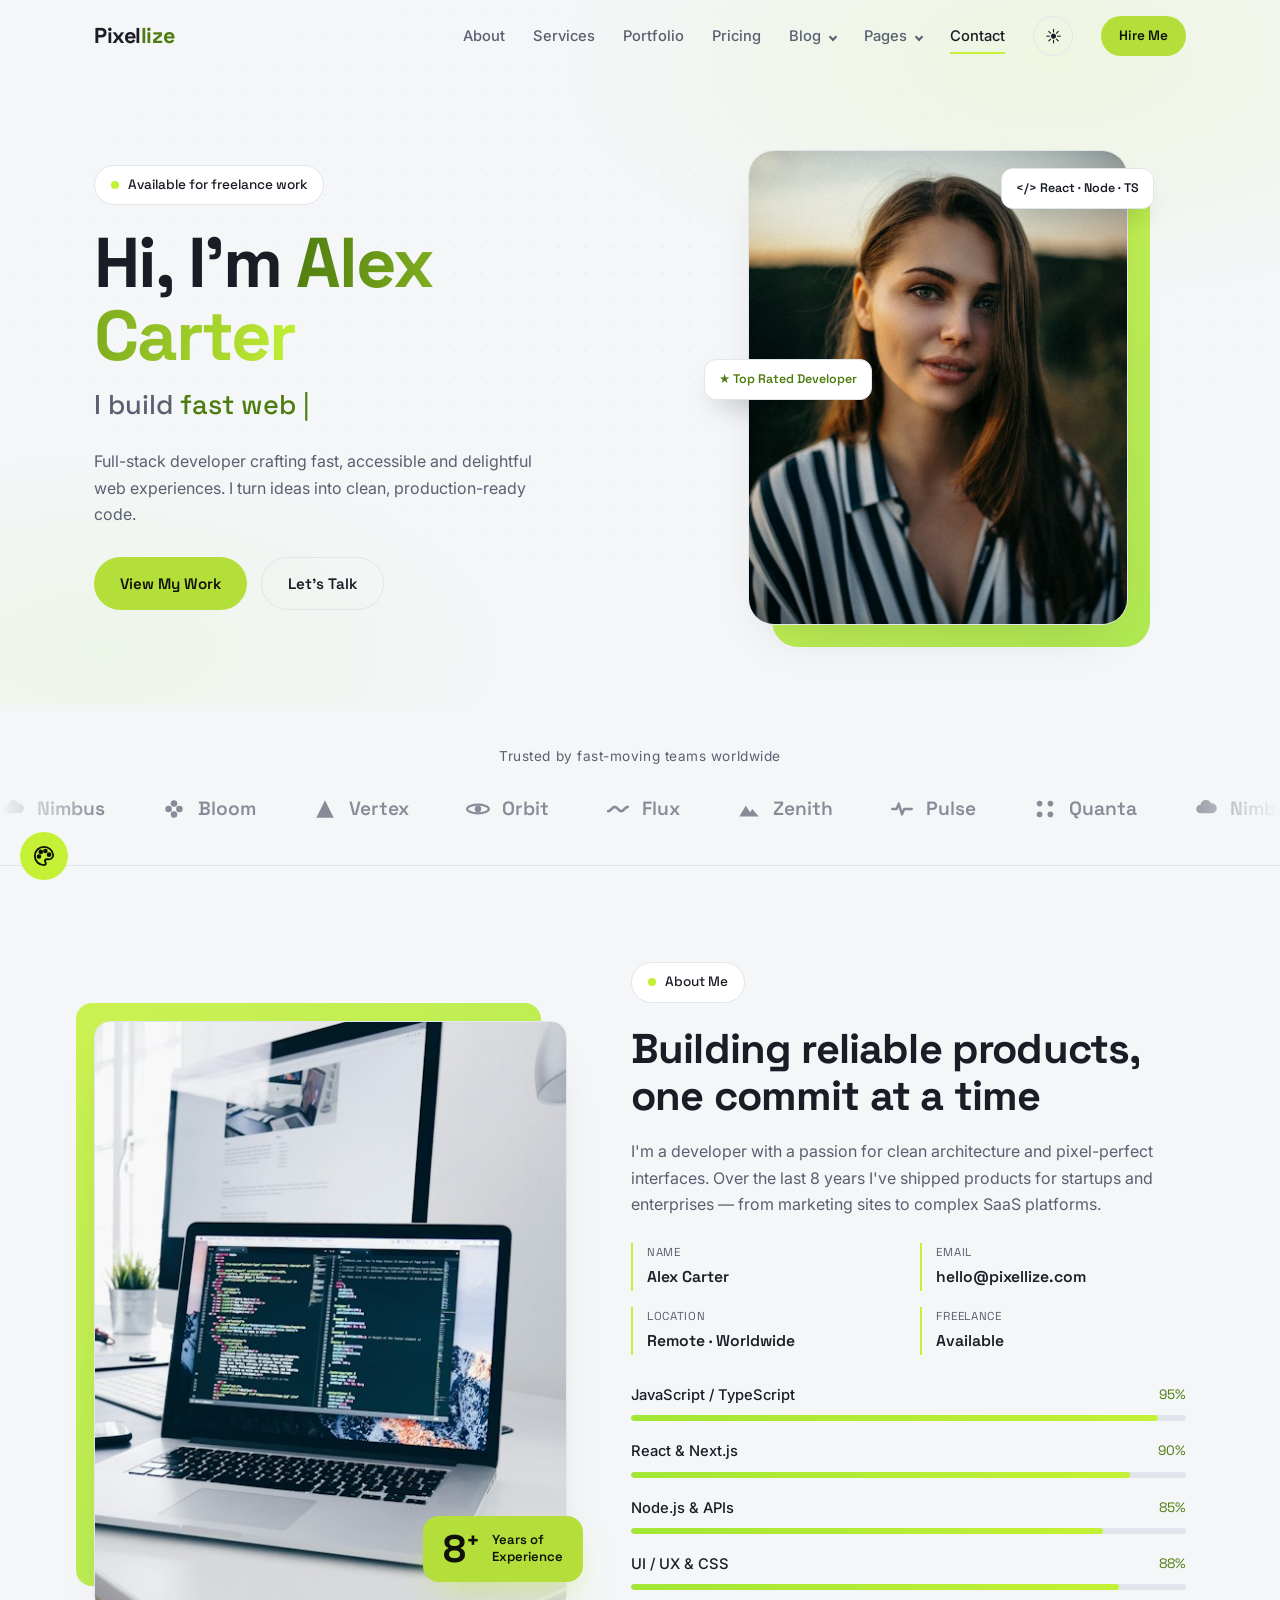
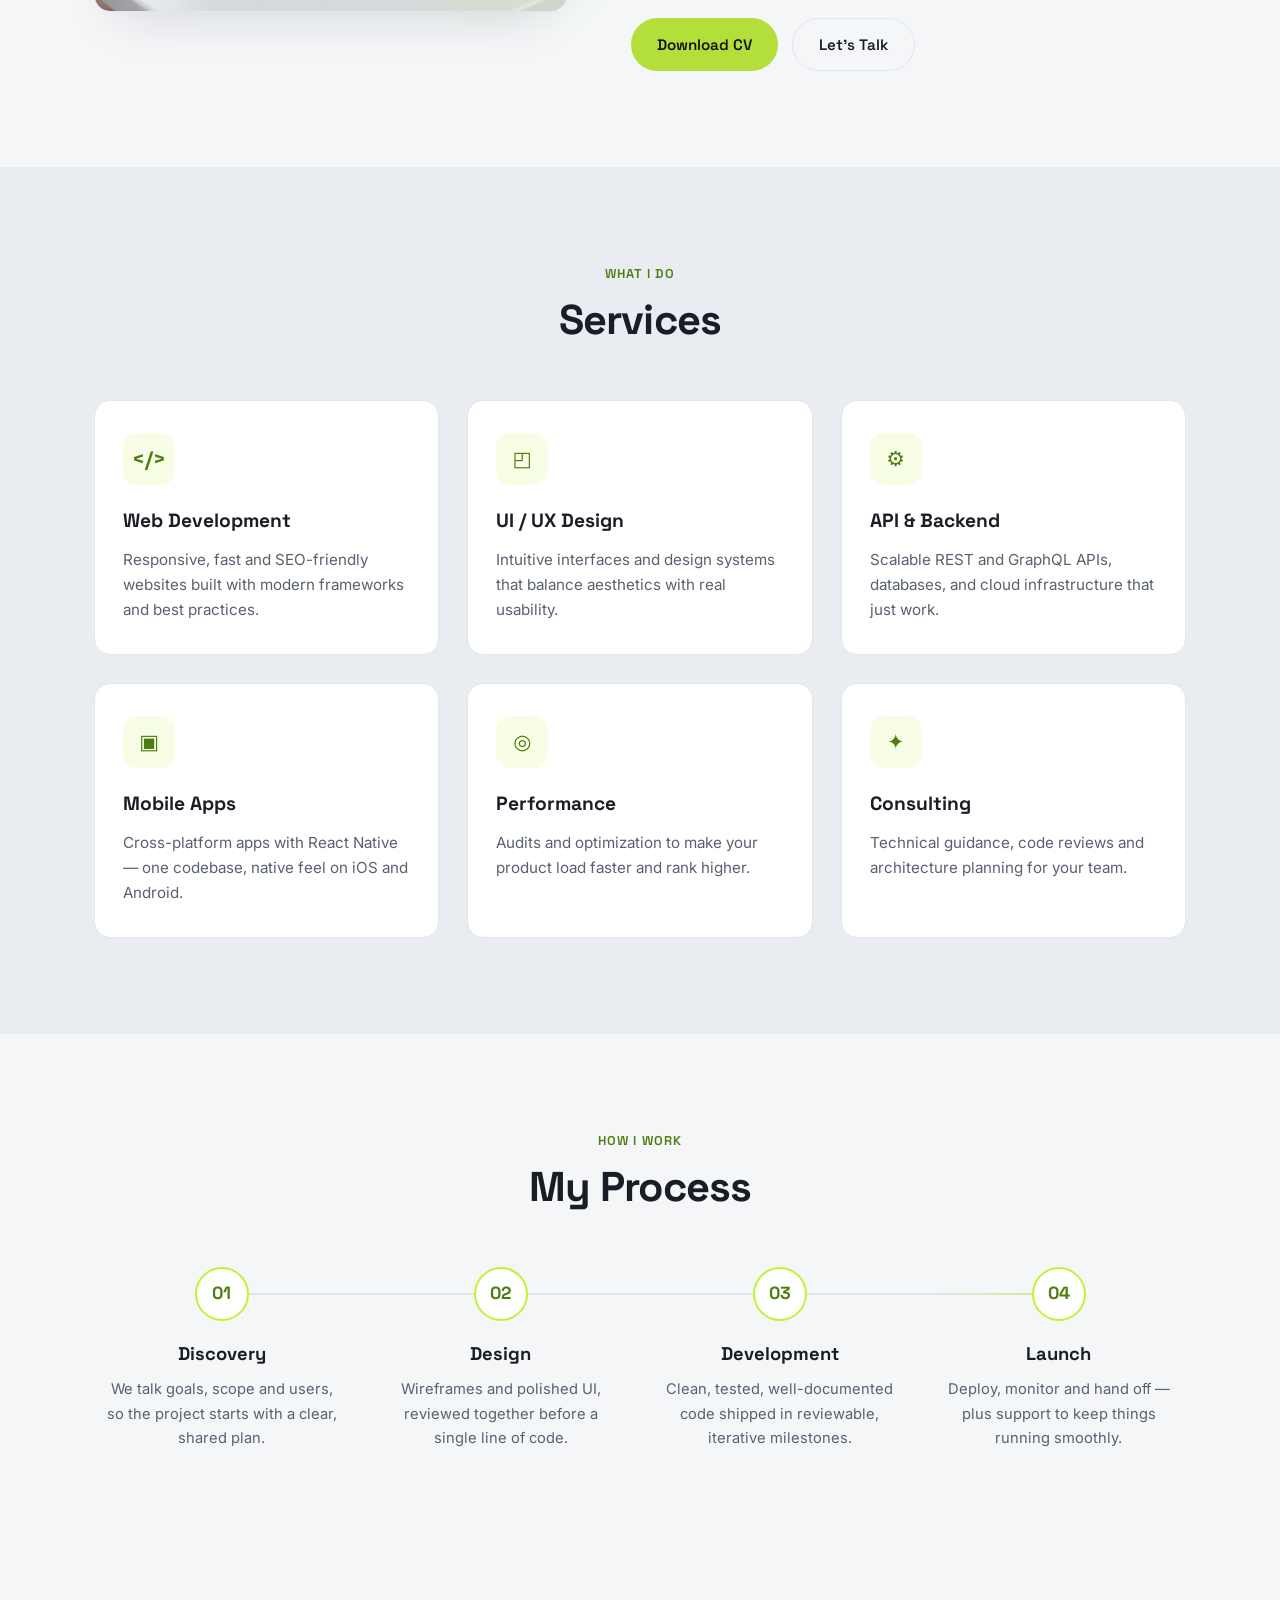
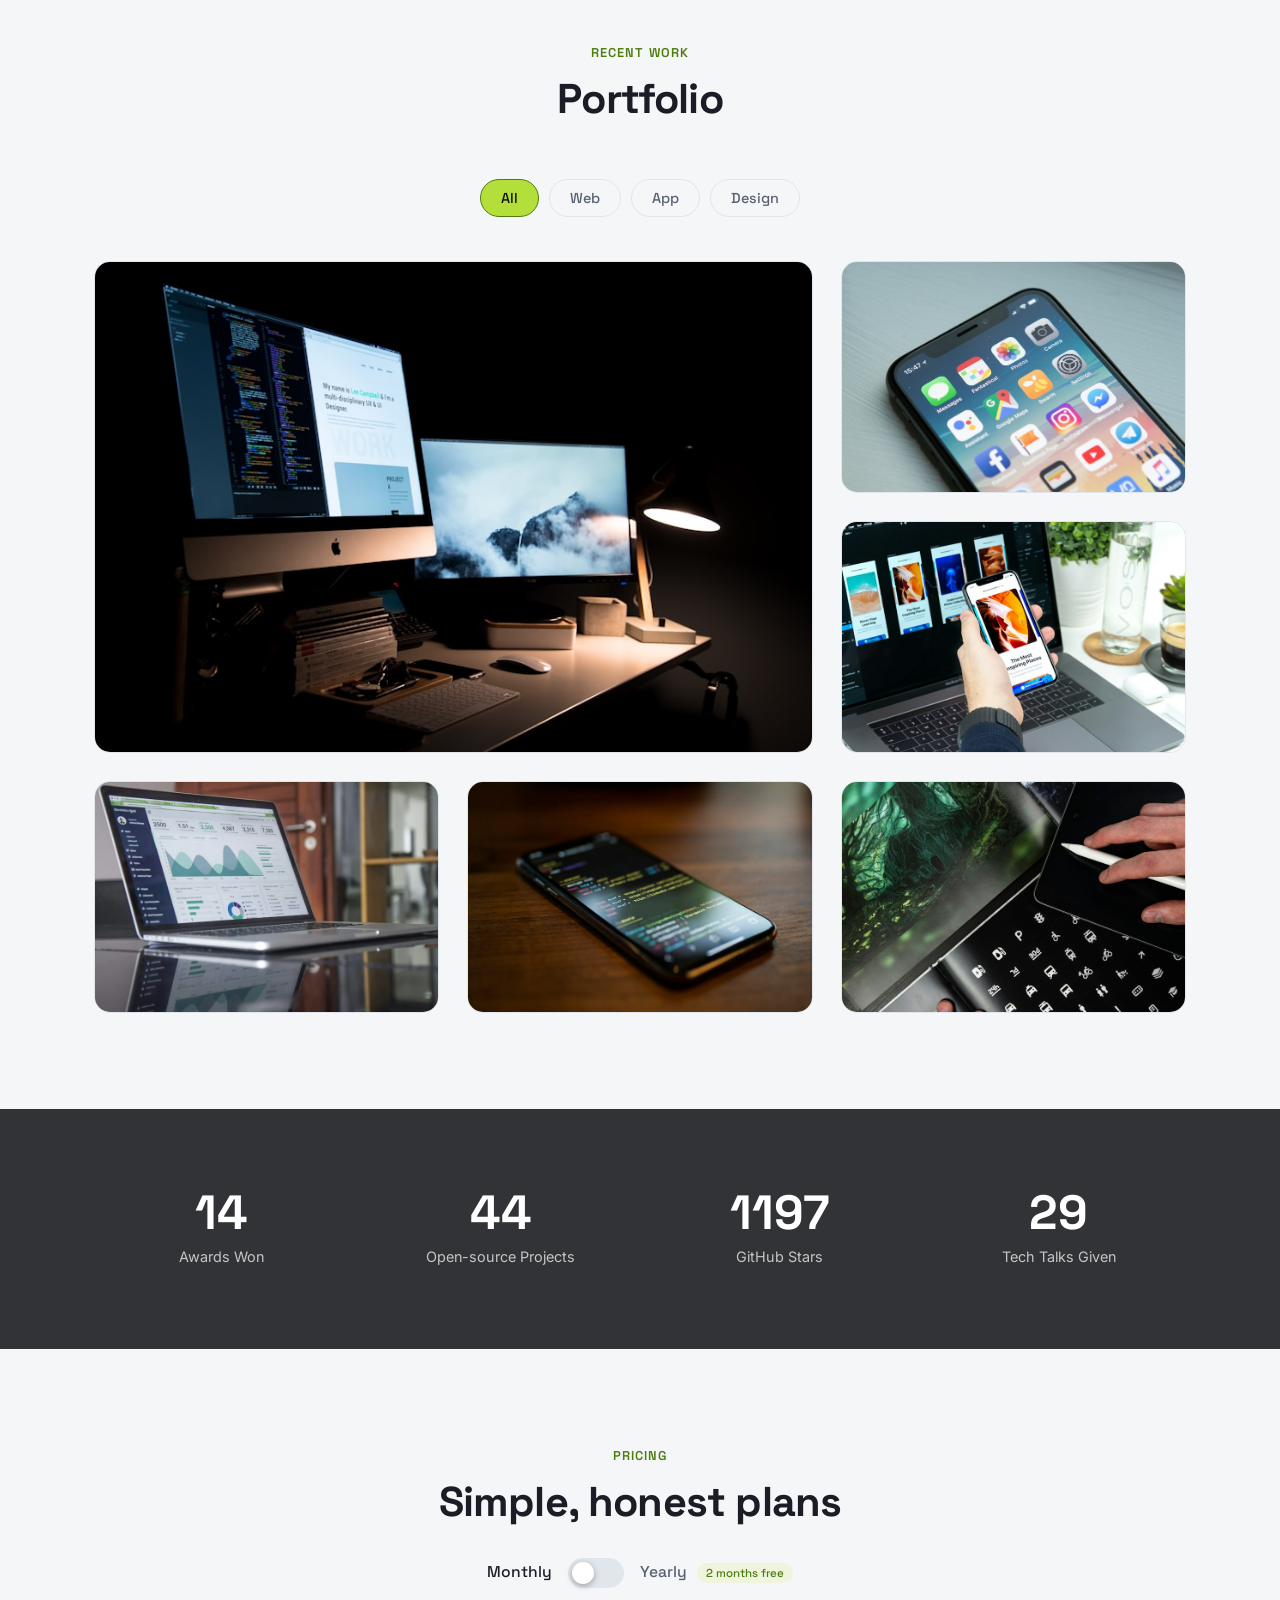
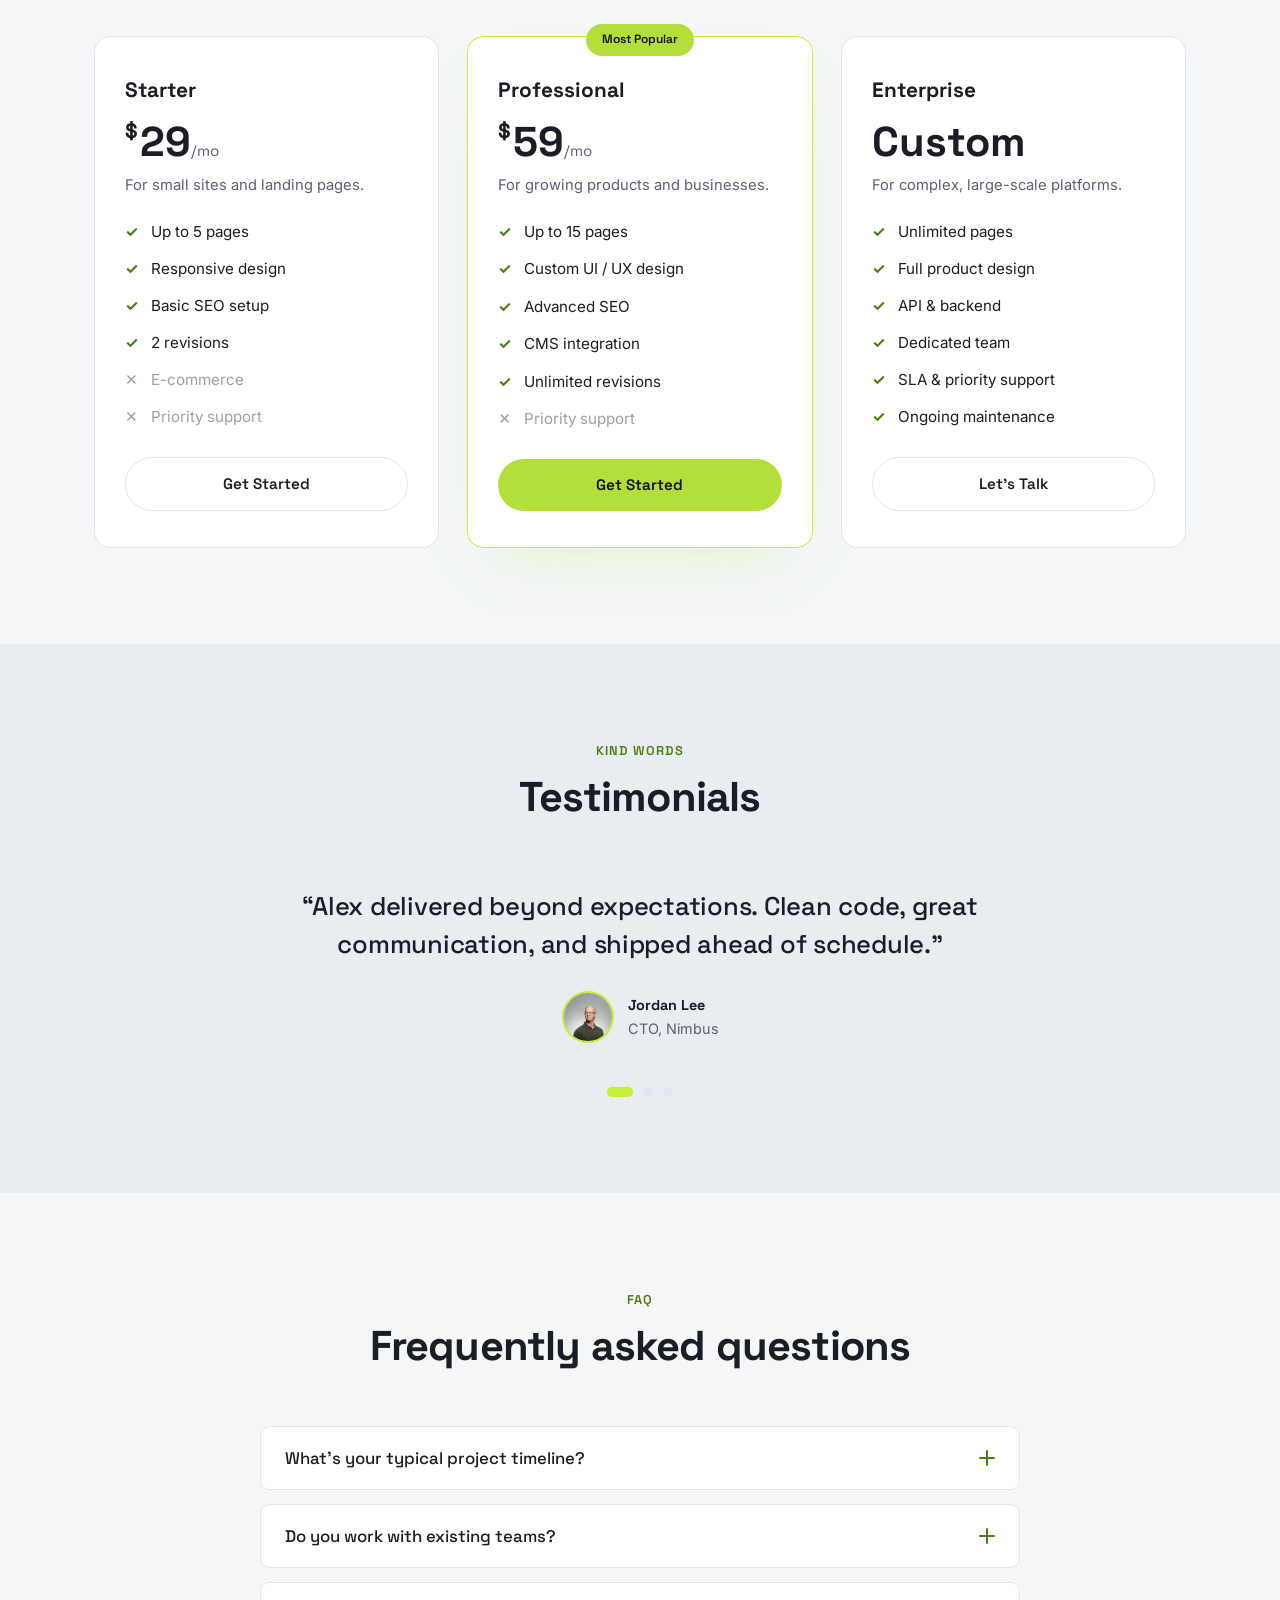
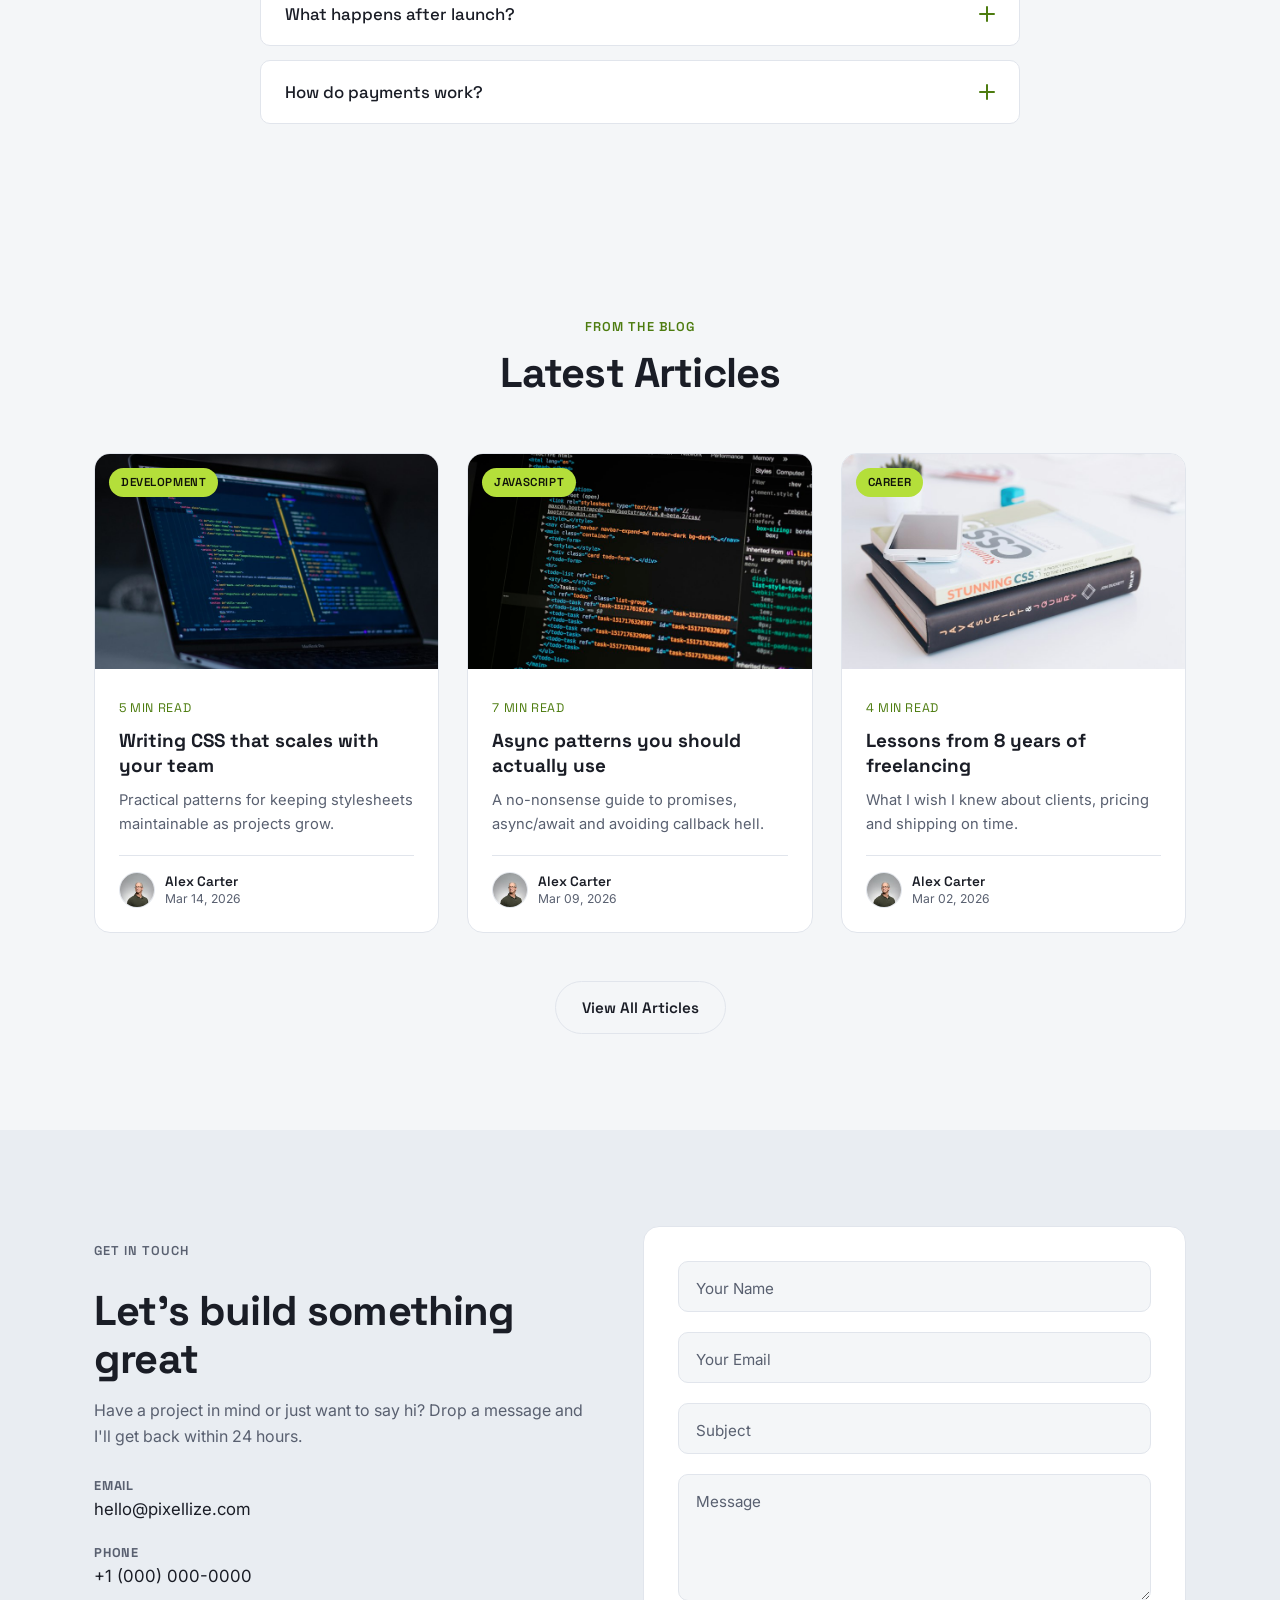
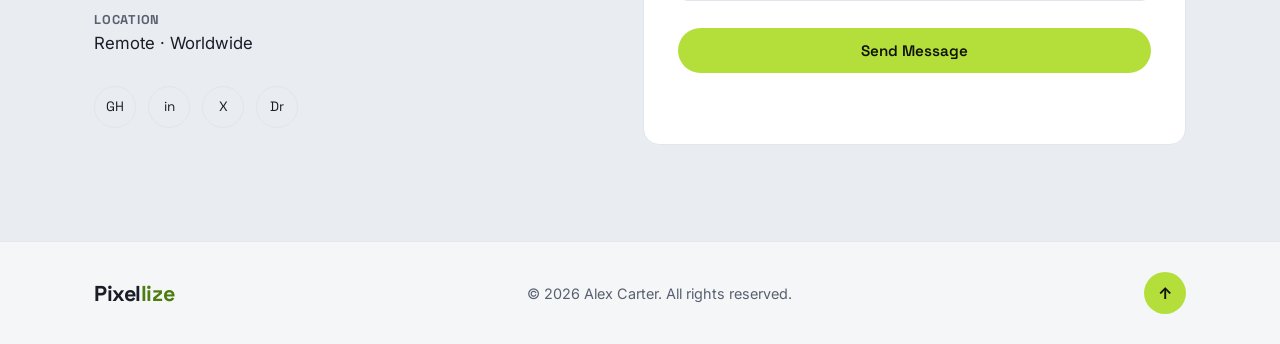
<file: index.html>
<!DOCTYPE html>
<html lang="en">
<head>
  <meta charset="UTF-8" />
  <meta name="viewport" content="width=device-width, initial-scale=1.0" />
  <meta name="description" content="Pixellize — a modern one-page portfolio template for developers, built with HTML, CSS and JavaScript." />
  <title>Pixellize - Personal Portfolio HTML Template</title>

  <!-- Google Fonts -->
  <link rel="preconnect" href="https://fonts.googleapis.com" />
  <link rel="preconnect" href="https://fonts.gstatic.com" crossorigin />
  <link href="https://fonts.googleapis.com/css2?family=Inter:wght@400;500;600&family=Space+Grotesk:wght@400;500;600;700&display=swap" rel="stylesheet" />
  <link rel="icon" type="image/svg+xml" href="assets/favicon.svg" />
  <link rel="icon" type="image/png" sizes="32x32" href="assets/favicon-32.png" />
  <link rel="icon" type="image/png" sizes="16x16" href="assets/favicon-16.png" />
  <link rel="apple-touch-icon" href="assets/apple-touch-icon.png" />
  <meta name="theme-color" content="#c4f135" /><link rel="stylesheet" href="assets/css/style.css" />

  <!-- Set theme before paint (no flash) -->
  <script>
    (function () {
      try {
        var t = localStorage.getItem("theme") ||
          (window.matchMedia("(prefers-color-scheme: light)").matches ? "light" : "dark");
        document.documentElement.setAttribute("data-theme", t);
        var a = localStorage.getItem("accent"); if (a && a !== "lime") document.documentElement.setAttribute("data-accent", a);
        if (localStorage.getItem("dir") === "rtl") document.documentElement.setAttribute("dir", "rtl");
      } catch (e) {}
    })();
  </script>
</head>
<body>

  <!-- ===== Preloader ===== -->
  <div class="preloader" id="preloader" aria-hidden="true">
    <div class="loader"><span></span><span></span><span></span></div>
  </div>

  <!-- ===== Header / Nav ===== -->
  <header class="site-header" id="header">
    <div class="container nav-inner">
      <a href="#hero" class="brand">Pixel<span>lize</span></a>

      <nav class="nav" id="nav">
        <a href="#about" class="nav-link">About</a>
        <a href="#services" class="nav-link">Services</a>
        <a href="#portfolio" class="nav-link">Portfolio</a>
        <a href="#pricing" class="nav-link">Pricing</a>
        <div class="nav-item has-dropdown">
          <a href="#blog" class="nav-link">Blog <i class="caret"></i></a>
          <ul class="dropdown">
            <li><a href="blog.html">
              <span class="dd-ic"><svg viewBox="0 0 24 24" fill="none" stroke="currentColor" stroke-width="2" stroke-linecap="round" stroke-linejoin="round"><rect x="3" y="4" width="7" height="7" rx="1.5"/><rect x="14" y="4" width="7" height="7" rx="1.5"/><rect x="3" y="15" width="7" height="5" rx="1.5"/><rect x="14" y="15" width="7" height="5" rx="1.5"/></svg></span>
              <span class="dd-txt"><strong>All Articles</strong><span>Browse every post</span></span>
            </a></li>
            <li><a href="blog-single.html">
              <span class="dd-ic"><svg viewBox="0 0 24 24" fill="none" stroke="currentColor" stroke-width="2" stroke-linecap="round" stroke-linejoin="round"><path d="M7 3h7l5 5v12a1 1 0 01-1 1H7a1 1 0 01-1-1V4a1 1 0 011-1z"/><path d="M14 3v5h5"/><path d="M9 13h6M9 16.5h4"/></svg></span>
              <span class="dd-txt"><strong>Single Post</strong><span>Read a sample article</span></span>
            </a></li>
          </ul>
        </div>
        <div class="nav-item has-dropdown">
          <a href="404.html" class="nav-link">Pages <i class="caret"></i></a>
          <ul class="dropdown">
            <li><a href="404.html">
              <span class="dd-ic"><svg viewBox="0 0 24 24" fill="none" stroke="currentColor" stroke-width="2" stroke-linecap="round" stroke-linejoin="round"><circle cx="12" cy="12" r="9"/><path d="M12 8v5M12 16h.01"/></svg></span>
              <span class="dd-txt"><strong>404 Error</strong><span>Page not found</span></span>
            </a></li>
            <li><a href="coming-soon.html">
              <span class="dd-ic"><svg viewBox="0 0 24 24" fill="none" stroke="currentColor" stroke-width="2" stroke-linecap="round" stroke-linejoin="round"><circle cx="12" cy="12" r="9"/><path d="M12 7v5l3 2"/></svg></span>
              <span class="dd-txt"><strong>Coming Soon</strong><span>Launch countdown</span></span>
            </a></li>
          </ul>
        </div><a href="#contact" class="nav-link">Contact</a>
        <button type="button" class="theme-toggle" id="themeToggle" aria-label="Toggle dark and light mode">
          <span class="ic-moon">☾</span><span class="ic-sun">☀</span>
        </button>
        <a href="#contact" class="btn btn-sm nav-cta">Hire Me</a>
      </nav>

      <button type="button" class="nav-toggle" id="navToggle" aria-label="Toggle menu" aria-expanded="false">
        <span></span><span></span><span></span>
      </button>
    </div>
  </header>

  <!-- ===== Hero ===== -->
  <section class="hero section" id="hero">
    <div class="hero-bg" aria-hidden="true"></div>
    <div class="container hero-grid">
      <div class="hero-copy reveal">
        <span class="hero-chip"><i class="hero-dot"></i> Available for freelance work</span>
        <h1 class="hero-title">Hi, I'm <span class="hero-name">Alex Carter</span></h1>
        <h2 class="hero-role">
          I build <span class="typed" id="typed"></span><span class="cursor">|</span>
        </h2>
        <p class="hero-text">
          Full-stack developer crafting fast, accessible and delightful web
          experiences. I turn ideas into clean, production-ready code.
        </p>
        <div class="hero-actions">
          <a href="#portfolio" class="btn">View My Work</a>
          <a href="#contact" class="btn btn-ghost">Let's Talk</a>
        </div>
      </div>

      <div class="hero-media reveal">
        <div class="hero-photo">
          <img src="assets/images/hero.jpg" width="800" height="1000" alt="Portrait of developer Alex Carter" loading="eager" />
        </div>
        <span class="hero-float hero-float-tech">&lt;/&gt; React · Node · TS</span>
        <span class="hero-float hero-float-rating">★ Top Rated Developer</span>
      </div>
    </div>
  </section>

  <!-- ===== Clients / Logo strip ===== -->
  <section class="clients">
    <div class="container">
      <p class="clients-label reveal">Trusted by fast-moving teams worldwide</p>
    </div>
    <div class="marquee reveal">
      <div class="marquee-track" id="marqueeTrack">
        <!-- Set is duplicated by JS for a seamless loop -->
        <span class="client-logo"><svg class="logo-mark" viewBox="0 0 24 24" fill="currentColor" aria-hidden="true"><path d="M7 16a4 4 0 010-8 5 5 0 019.6-1.2A4 4 0 1118 16H7z"/></svg>Nimbus</span>
        <span class="client-logo"><svg class="logo-mark" viewBox="0 0 24 24" fill="currentColor" aria-hidden="true"><circle cx="12" cy="7" r="3"/><circle cx="12" cy="17" r="3"/><circle cx="7" cy="12" r="3"/><circle cx="17" cy="12" r="3"/></svg>Bloom</span>
        <span class="client-logo"><svg class="logo-mark" viewBox="0 0 24 24" fill="currentColor" aria-hidden="true"><path d="M12 4l8 16H4z"/></svg>Vertex</span>
        <span class="client-logo"><svg class="logo-mark" viewBox="0 0 24 24" aria-hidden="true"><circle cx="12" cy="12" r="3" fill="currentColor"/><ellipse cx="12" cy="12" rx="10" ry="4" fill="none" stroke="currentColor" stroke-width="2"/></svg>Orbit</span>
        <span class="client-logo"><svg class="logo-mark" viewBox="0 0 24 24" aria-hidden="true"><path d="M3 14c3 0 3-4 6-4s3 4 6 4 3-4 6-4" fill="none" stroke="currentColor" stroke-width="2.5" stroke-linecap="round"/></svg>Flux</span>
        <span class="client-logo"><svg class="logo-mark" viewBox="0 0 24 24" fill="currentColor" aria-hidden="true"><path d="M3 19l6-10 4 6 2-3 6 7z"/></svg>Zenith</span>
        <span class="client-logo"><svg class="logo-mark" viewBox="0 0 24 24" aria-hidden="true"><path d="M3 12h4l2-5 3 10 2-5h7" fill="none" stroke="currentColor" stroke-width="2.2" stroke-linecap="round" stroke-linejoin="round"/></svg>Pulse</span>
        <span class="client-logo"><svg class="logo-mark" viewBox="0 0 24 24" fill="currentColor" aria-hidden="true"><circle cx="7" cy="7" r="2.6"/><circle cx="17" cy="7" r="2.6"/><circle cx="7" cy="17" r="2.6"/><circle cx="17" cy="17" r="2.6"/></svg>Quanta</span>
      </div>
    </div>
  </section>

  <!-- ===== About ===== -->
  <section class="section" id="about">
    <div class="container about-grid">
      <div class="about-media reveal">
        <div class="about-photo">
          <img src="assets/images/about.jpg" width="900" height="1100" alt="Developer workspace with code on screen" loading="lazy" />
        </div>
        <div class="about-badge">
          <strong>8<span>+</span></strong>
          <em>Years of<br />Experience</em>
        </div>
      </div>

      <div class="about-copy reveal">
        <span class="hero-chip"><i class="hero-dot"></i> About Me</span>
        <h2 class="section-title">Building reliable products, one commit at a time</h2>
        <p>
          I'm a developer with a passion for clean architecture and pixel-perfect
          interfaces. Over the last 8 years I've shipped products for startups and
          enterprises — from marketing sites to complex SaaS platforms.
        </p>

        <ul class="about-info">
          <li><span>Name</span><strong>Alex Carter</strong></li>
          <li><span>Email</span><strong>hello@pixellize.com</strong></li>
          <li><span>Location</span><strong>Remote · Worldwide</strong></li>
          <li><span>Freelance</span><strong>Available</strong></li>
        </ul>

        <ul class="skill-list">
          <li><span>JavaScript / TypeScript</span><em>95%</em><i style="--w:95%"></i></li>
          <li><span>React &amp; Next.js</span><em>90%</em><i style="--w:90%"></i></li>
          <li><span>Node.js &amp; APIs</span><em>85%</em><i style="--w:85%"></i></li>
          <li><span>UI / UX &amp; CSS</span><em>88%</em><i style="--w:88%"></i></li>
        </ul>

        <div class="about-actions">
          <a href="#contact" class="btn">Download CV</a>
          <a href="#contact" class="btn btn-ghost">Let's Talk</a>
        </div>
      </div>
    </div>
  </section>

  <!-- ===== Services ===== -->
  <section class="section section-alt" id="services">
    <div class="container">
      <div class="section-head reveal">
        <p class="eyebrow">What I Do</p>
        <h2 class="section-title">Services</h2>
      </div>
      <div class="grid grid-3">
        <article class="card reveal">
          <div class="card-icon">&lt;/&gt;</div>
          <h3>Web Development</h3>
          <p>Responsive, fast and SEO-friendly websites built with modern frameworks and best practices.</p>
        </article>
        <article class="card reveal">
          <div class="card-icon">◰</div>
          <h3>UI / UX Design</h3>
          <p>Intuitive interfaces and design systems that balance aesthetics with real usability.</p>
        </article>
        <article class="card reveal">
          <div class="card-icon">⚙</div>
          <h3>API &amp; Backend</h3>
          <p>Scalable REST and GraphQL APIs, databases, and cloud infrastructure that just work.</p>
        </article>
        <article class="card reveal">
          <div class="card-icon">▣</div>
          <h3>Mobile Apps</h3>
          <p>Cross-platform apps with React Native — one codebase, native feel on iOS and Android.</p>
        </article>
        <article class="card reveal">
          <div class="card-icon">◎</div>
          <h3>Performance</h3>
          <p>Audits and optimization to make your product load faster and rank higher.</p>
        </article>
        <article class="card reveal">
          <div class="card-icon">✦</div>
          <h3>Consulting</h3>
          <p>Technical guidance, code reviews and architecture planning for your team.</p>
        </article>
      </div>
    </div>
  </section>

  <!-- ===== Process / Timeline ===== -->
  <section class="section" id="process">
    <div class="container">
      <div class="section-head reveal">
        <p class="eyebrow">How I Work</p>
        <h2 class="section-title">My Process</h2>
      </div>
      <ol class="timeline">
        <li class="reveal">
          <span class="step">01</span>
          <h3>Discovery</h3>
          <p>We talk goals, scope and users, so the project starts with a clear, shared plan.</p>
        </li>
        <li class="reveal">
          <span class="step">02</span>
          <h3>Design</h3>
          <p>Wireframes and polished UI, reviewed together before a single line of code.</p>
        </li>
        <li class="reveal">
          <span class="step">03</span>
          <h3>Development</h3>
          <p>Clean, tested, well-documented code shipped in reviewable, iterative milestones.</p>
        </li>
        <li class="reveal">
          <span class="step">04</span>
          <h3>Launch</h3>
          <p>Deploy, monitor and hand off — plus support to keep things running smoothly.</p>
        </li>
      </ol>
    </div>
  </section>

  <!-- ===== Portfolio ===== -->
  <section class="section" id="portfolio">
    <div class="container">
      <div class="section-head reveal">
        <p class="eyebrow">Recent Work</p>
        <h2 class="section-title">Portfolio</h2>
      </div>

      <div class="filters reveal" id="filters">
        <button type="button" class="filter is-active" data-filter="all">All</button>
        <button type="button" class="filter" data-filter="web">Web</button>
        <button type="button" class="filter" data-filter="app">App</button>
        <button type="button" class="filter" data-filter="design">Design</button>
      </div>

      <div class="grid grid-3 portfolio-grid" id="portfolioGrid">
        <a href="#" class="work reveal" data-cat="web"
           data-title="Analytics Dashboard" data-label="Web App"
           data-img="assets/images/work-dashboard.jpg"
           data-tags="React, D3.js, Node.js, PostgreSQL"
           data-link="https://example.com"
           data-desc="A real-time analytics platform with custom D3 charts, role-based access and sub-second query performance across millions of rows. Built for a SaaS startup to replace a slow legacy BI tool.">
          <img src="assets/images/work-dashboard.jpg" width="800" height="600" alt="Analytics dashboard project" loading="lazy" />
          <div class="work-info"><span>Web App</span><h3>Analytics Dashboard</h3></div>
        </a>
        <a href="#" class="work reveal" data-cat="app"
           data-title="Finance Tracker" data-label="Mobile App"
           data-img="assets/images/work-finance.jpg"
           data-tags="React Native, Firebase, Plaid API"
           data-link="https://example.com"
           data-desc="A cross-platform personal finance app with bank sync, budgeting and spending insights. Shipped to both App Store and Play Store with a 4.8★ rating.">
          <img src="assets/images/work-finance.jpg" width="800" height="600" alt="Mobile finance app project" loading="lazy" />
          <div class="work-info"><span>Mobile App</span><h3>Finance Tracker</h3></div>
        </a>
        <a href="#" class="work reveal" data-cat="design"
           data-title="Design System" data-label="Design"
           data-img="assets/images/work-design.jpg"
           data-tags="Figma, Design Tokens, Storybook"
           data-link="https://example.com"
           data-desc="A scalable design system with 60+ components, light/dark theming and synced tokens between Figma and code. Cut the team's UI build time roughly in half.">
          <img src="assets/images/work-design.jpg" width="800" height="600" alt="Brand design system project" loading="lazy" />
          <div class="work-info"><span>Design</span><h3>Design System</h3></div>
        </a>
        <a href="#" class="work reveal" data-cat="web"
           data-title="E-commerce Store" data-label="Web"
           data-img="assets/images/work-ecommerce.jpg"
           data-tags="Next.js, Stripe, Postgres, Vercel"
           data-link="https://example.com"
           data-desc="A headless e-commerce storefront with Stripe checkout, server-side rendering and a 95+ Lighthouse score. Conversion rate improved 30% after launch.">
          <img src="assets/images/work-ecommerce.jpg" width="800" height="600" alt="E-commerce website project" loading="lazy" />
          <div class="work-info"><span>Web</span><h3>E-commerce Store</h3></div>
        </a>
        <a href="#" class="work reveal" data-cat="app"
           data-title="Fitness Coach" data-label="Mobile App"
           data-img="assets/images/work-fitness.jpg"
           data-tags="Flutter, GraphQL, HealthKit"
           data-link="https://example.com"
           data-desc="A fitness coaching app with adaptive workout plans, wearable sync and video guidance. Grew to 50k active users in its first six months.">
          <img src="assets/images/work-fitness.jpg" width="800" height="600" alt="Fitness mobile app project" loading="lazy" />
          <div class="work-info"><span>Mobile App</span><h3>Fitness Coach</h3></div>
        </a>
        <a href="#" class="work reveal" data-cat="design"
           data-title="Landing Page Kit" data-label="Design"
           data-img="assets/images/work-landing.jpg"
           data-tags="HTML, Tailwind, GSAP"
           data-link="https://example.com"
           data-desc="A pack of 12 conversion-focused landing page templates with animated sections and a drag-and-drop block system. Sold 1,000+ copies on marketplaces.">
          <img src="assets/images/work-landing.jpg" width="800" height="600" alt="Landing page design project" loading="lazy" />
          <div class="work-info"><span>Design</span><h3>Landing Page Kit</h3></div>
        </a>
      </div>
    </div>

    <!-- Portfolio modal -->
    <div class="modal" id="workModal" aria-hidden="true">
      <div class="modal-overlay" data-close></div>
      <div class="modal-box" role="dialog" aria-modal="true" aria-labelledby="modalTitle">
        <button type="button" class="modal-close" data-close aria-label="Close project details">&times;</button>
        <div class="modal-head" id="modalHead"><h3 id="modalTitle"></h3></div>
        <div class="modal-body">
          <div class="modal-main">
            <p id="modalDesc"></p>
            <a class="modal-cta" id="modalLink" href="#" target="_blank" rel="noopener">
              Visit Project
              <svg width="18" height="18" viewBox="0 0 24 24" fill="none" stroke="currentColor" stroke-width="2.2" stroke-linecap="round" stroke-linejoin="round" aria-hidden="true">
                <path d="M7 17 17 7M9 7h8v8"/>
              </svg>
            </a>
          </div>
          <aside class="modal-meta">
            <div class="meta-item"><span class="meta-label">Category</span><strong id="modalCat"></strong></div>
            <div class="meta-item"><span class="meta-label">Built with</span><strong id="modalTags"></strong></div>
          </aside>
        </div>
      </div>
    </div>
  </section>

  <!-- ===== Stats band (with background) ===== -->
  <section class="stats-band">
    <div class="container stats-band-inner">
      <div class="stat reveal"><strong data-count="15">0</strong><span>Awards Won</span></div>
      <div class="stat reveal"><strong data-count="45">0</strong><span>Open-source Projects</span></div>
      <div class="stat reveal"><strong data-count="1200">0</strong><span>GitHub Stars</span></div>
      <div class="stat reveal"><strong data-count="30">0</strong><span>Tech Talks Given</span></div>
    </div>
  </section>

  <!-- ===== Pricing ===== -->
  <section class="section" id="pricing">
    <div class="container">
      <div class="section-head reveal">
        <p class="eyebrow">Pricing</p>
        <h2 class="section-title">Simple, honest plans</h2>
      </div>

      <div class="billing-toggle reveal">
        <span class="bt-label active" id="btMonthly">Monthly</span>
        <button type="button" class="bt-switch" id="billingSwitch" role="switch" aria-checked="false" aria-label="Switch to yearly billing">
          <span class="bt-knob"></span>
        </button>
        <span class="bt-label" id="btYearly">Yearly <em class="bt-save">2 months free</em></span>
      </div>

      <div class="grid grid-3 pricing-grid">
        <article class="price-card reveal">
          <h3>Starter</h3>
          <p class="price"><span>$</span><b class="amount" data-monthly="29" data-yearly="290">29</b><em class="per">/mo</em></p>
          <p class="price-sub">For small sites and landing pages.</p>
          <ul class="price-list">
            <li>Up to 5 pages</li>
            <li>Responsive design</li>
            <li>Basic SEO setup</li>
            <li>2 revisions</li>
            <li class="off">E-commerce</li>
            <li class="off">Priority support</li>
          </ul>
          <a href="#contact" class="btn btn-ghost btn-block">Get Started</a>
        </article>

        <article class="price-card featured reveal">
          <span class="badge">Most Popular</span>
          <h3>Professional</h3>
          <p class="price"><span>$</span><b class="amount" data-monthly="59" data-yearly="590">59</b><em class="per">/mo</em></p>
          <p class="price-sub">For growing products and businesses.</p>
          <ul class="price-list">
            <li>Up to 15 pages</li>
            <li>Custom UI / UX design</li>
            <li>Advanced SEO</li>
            <li>CMS integration</li>
            <li>Unlimited revisions</li>
            <li class="off">Priority support</li>
          </ul>
          <a href="#contact" class="btn btn-block">Get Started</a>
        </article>

        <article class="price-card reveal">
          <h3>Enterprise</h3>
          <p class="price"><b class="amount" data-monthly="Custom" data-yearly="Custom">Custom</b></p>
          <p class="price-sub">For complex, large-scale platforms.</p>
          <ul class="price-list">
            <li>Unlimited pages</li>
            <li>Full product design</li>
            <li>API &amp; backend</li>
            <li>Dedicated team</li>
            <li>SLA &amp; priority support</li>
            <li>Ongoing maintenance</li>
          </ul>
          <a href="#contact" class="btn btn-ghost btn-block">Let's Talk</a>
        </article>
      </div>
    </div>
  </section>

  <!-- ===== Testimonials ===== -->
  <section class="section section-alt" id="testimonials">
    <div class="container">
      <div class="section-head reveal">
        <p class="eyebrow">Kind Words</p>
        <h2 class="section-title">Testimonials</h2>
      </div>

      <div class="slider reveal" id="slider">
        <div class="slides" id="slides">
          <figure class="slide">
            <blockquote>“Alex delivered beyond expectations. Clean code, great communication, and shipped ahead of schedule.”</blockquote>
            <figcaption>
              <img src="assets/images/avatar-1.jpg" width="160" height="160" alt="" />
              <span><strong>Jordan Lee</strong>CTO, Nimbus</span>
            </figcaption>
          </figure>
          <figure class="slide">
            <blockquote>“A rare developer who truly understands design. Our conversion rate jumped 30% after the rebuild.”</blockquote>
            <figcaption>
              <img src="assets/images/avatar-2.jpg" width="160" height="160" alt="" />
              <span><strong>Mia Chen</strong>Founder, Bloom</span>
            </figcaption>
          </figure>
          <figure class="slide">
            <blockquote>“Reliable, thoughtful and fast. I'd hire Alex again for any serious project without hesitation.”</blockquote>
            <figcaption>
              <img src="assets/images/avatar-3.jpg" width="160" height="160" alt="" />
              <span><strong>Sam Okoro</strong>PM, Vertex</span>
            </figcaption>
          </figure>
        </div>
        <div class="slider-dots" id="dots"></div>
      </div>
    </div>
  </section>

  <!-- ===== FAQ ===== -->
  <section class="section" id="faq">
    <div class="container">
      <div class="section-head reveal">
        <p class="eyebrow">FAQ</p>
        <h2 class="section-title">Frequently asked questions</h2>
      </div>
      <div class="faq reveal" id="faq-list">
        <div class="faq-item">
          <button type="button" class="faq-q" aria-expanded="false">
            <span>What's your typical project timeline?</span><i class="faq-ic"></i>
          </button>
          <div class="faq-a"><p>Most projects run 2–6 weeks depending on scope. After our discovery call I'll share a detailed timeline with clear milestones.</p></div>
        </div>
        <div class="faq-item">
          <button type="button" class="faq-q" aria-expanded="false">
            <span>Do you work with existing teams?</span><i class="faq-ic"></i>
          </button>
          <div class="faq-a"><p>Absolutely. I regularly collaborate with in-house designers, PMs and developers, adapting to your tools and workflow.</p></div>
        </div>
        <div class="faq-item">
          <button type="button" class="faq-q" aria-expanded="false">
            <span>What happens after launch?</span><i class="faq-ic"></i>
          </button>
          <div class="faq-a"><p>I offer post-launch support and maintenance packages to keep your product secure, fast and up to date.</p></div>
        </div>
        <div class="faq-item">
          <button type="button" class="faq-q" aria-expanded="false">
            <span>How do payments work?</span><i class="faq-ic"></i>
          </button>
          <div class="faq-a"><p>A 50% deposit starts the work, with the balance on delivery. Enterprise plans can be split into monthly milestones.</p></div>
        </div>
      </div>
    </div>
  </section>

  <!-- ===== Blog ===== -->
  <section class="section" id="blog">
    <div class="container">
      <div class="section-head reveal">
        <p class="eyebrow">From the Blog</p>
        <h2 class="section-title">Latest Articles</h2>
      </div>
      <div class="grid grid-3">
        <article class="post reveal">
          <a href="blog-single.html" class="post-img">
            <img src="assets/images/blog-1.jpg" width="800" height="500" alt="Code on a laptop screen" loading="lazy" />
            <span class="post-tag">Development</span>
          </a>
          <div class="post-body">
            <span class="post-meta">5 min read</span>
            <h3><a href="blog-single.html">Writing CSS that scales with your team</a></h3>
            <p>Practical patterns for keeping stylesheets maintainable as projects grow.</p>
            <div class="post-author">
              <img src="assets/images/avatar-1.jpg" width="160" height="160" alt="Alex Carter" />
              <span><strong>Alex Carter</strong><em>Mar 14, 2026</em></span>
            </div>
          </div>
        </article>
        <article class="post reveal">
          <a href="blog-single.html" class="post-img">
            <img src="assets/images/blog-2.jpg" width="800" height="500" alt="Developer typing on keyboard" loading="lazy" />
            <span class="post-tag">JavaScript</span>
          </a>
          <div class="post-body">
            <span class="post-meta">7 min read</span>
            <h3><a href="blog-single.html">Async patterns you should actually use</a></h3>
            <p>A no-nonsense guide to promises, async/await and avoiding callback hell.</p>
            <div class="post-author">
              <img src="assets/images/avatar-1.jpg" width="160" height="160" alt="Alex Carter" />
              <span><strong>Alex Carter</strong><em>Mar 09, 2026</em></span>
            </div>
          </div>
        </article>
        <article class="post reveal">
          <a href="blog-single.html" class="post-img">
            <img src="assets/images/blog-3.jpg" width="800" height="500" alt="Team collaborating at desk" loading="lazy" />
            <span class="post-tag">Career</span>
          </a>
          <div class="post-body">
            <span class="post-meta">4 min read</span>
            <h3><a href="blog-single.html">Lessons from 8 years of freelancing</a></h3>
            <p>What I wish I knew about clients, pricing and shipping on time.</p>
            <div class="post-author">
              <img src="assets/images/avatar-1.jpg" width="160" height="160" alt="Alex Carter" />
              <span><strong>Alex Carter</strong><em>Mar 02, 2026</em></span>
            </div>
          </div>
        </article>
      </div>
      <div class="blog-more reveal">
        <a href="blog.html" class="btn btn-ghost">View All Articles</a>
      </div>
    </div>
  </section>

  <!-- ===== Contact ===== -->
  <section class="section section-alt" id="contact">
    <div class="container contact-grid">
      <div class="contact-copy reveal">
        <p class="eyebrow">Get In Touch</p>
        <h2 class="section-title">Let's build something great</h2>
        <p>Have a project in mind or just want to say hi? Drop a message and I'll get back within 24 hours.</p>
        <ul class="contact-list">
          <li><strong>Email</strong><a href="mailto:hello@pixellize.com">hello@pixellize.com</a></li>
          <li><strong>Phone</strong><a href="tel:+10000000000">+1 (000) 000-0000</a></li>
          <li><strong>Location</strong><span>Remote · Worldwide</span></li>
        </ul>
        <div class="socials">
          <a href="#" aria-label="GitHub">GH</a>
          <a href="#" aria-label="LinkedIn">in</a>
          <a href="#" aria-label="Twitter">X</a>
          <a href="#" aria-label="Dribbble">Dr</a>
        </div>
      </div>

      <form class="contact-form reveal" id="contactForm" novalidate>
        <div class="field">
          <input type="text" name="name" id="name" placeholder=" " required />
          <label for="name">Your Name</label>
        </div>
        <div class="field">
          <input type="email" name="email" id="email" placeholder=" " required />
          <label for="email">Your Email</label>
        </div>
        <div class="field">
          <input type="text" name="subject" id="subject" placeholder=" " />
          <label for="subject">Subject</label>
        </div>
        <div class="field">
          <textarea name="message" id="message" rows="5" placeholder=" " required></textarea>
          <label for="message">Message</label>
        </div>
        <input type="text" name="website" class="hp-field" tabindex="-1" autocomplete="off" aria-hidden="true" />
        <button type="submit" class="btn btn-block">Send Message</button>
        <p class="form-note" id="formNote" role="status"></p>
      </form>
    </div>
  </section>

  <!-- ===== Footer ===== -->
  <footer class="site-footer">
    <div class="container footer-inner">
      <a href="#hero" class="brand">Pixel<span>lize</span></a>
      <p>© <span id="year"></span> Alex Carter. All rights reserved.</p>
      <a href="#hero" class="to-top" aria-label="Back to top">↑</a>
    </div>
  </footer>

  <!-- Style switcher (accent demo) -->
  <div class="style-switcher" id="styleSwitcher">
    <button type="button" class="ss-toggle" id="ssToggle" aria-label="Open style switcher" aria-expanded="false">
      <svg viewBox="0 0 24 24" fill="none" stroke="currentColor" stroke-width="2" stroke-linecap="round" stroke-linejoin="round"><circle cx="13.5" cy="6.5" r="1.5" fill="currentColor"/><circle cx="17.5" cy="10.5" r="1.5" fill="currentColor"/><circle cx="8.5" cy="7.5" r="1.5" fill="currentColor"/><circle cx="6.5" cy="12.5" r="1.5" fill="currentColor"/><path d="M12 2a10 10 0 100 20c1.1 0 2-.9 2-2 0-.5-.2-1-.5-1.3-.3-.4-.5-.8-.5-1.2 0-1.1.9-2 2-2h1.5A4.5 4.5 0 0022 11 10 10 0 0012 2z"/></svg>
    </button>
    <div class="ss-panel">
      <p class="ss-title">Accent Color</p>
      <div class="ss-swatches">
        <button type="button" class="ss-swatch active" data-accent="lime" style="--sw:#c4f135" aria-label="Lime"></button>
        <button type="button" class="ss-swatch" data-accent="blue" style="--sw:#4d8dff" aria-label="Blue"></button>
        <button type="button" class="ss-swatch" data-accent="purple" style="--sw:#a97bff" aria-label="Purple"></button>
      </div>
      <p class="ss-title" style="margin-top:16px;">Direction</p>
      <div class="ss-dirs">
        <button type="button" class="ss-dir active" data-dir="ltr">LTR</button>
        <button type="button" class="ss-dir" data-dir="rtl">RTL</button>
      </div>
    </div>
  </div><script src="assets/js/main.js"></script>
</body>
</html>
</file>
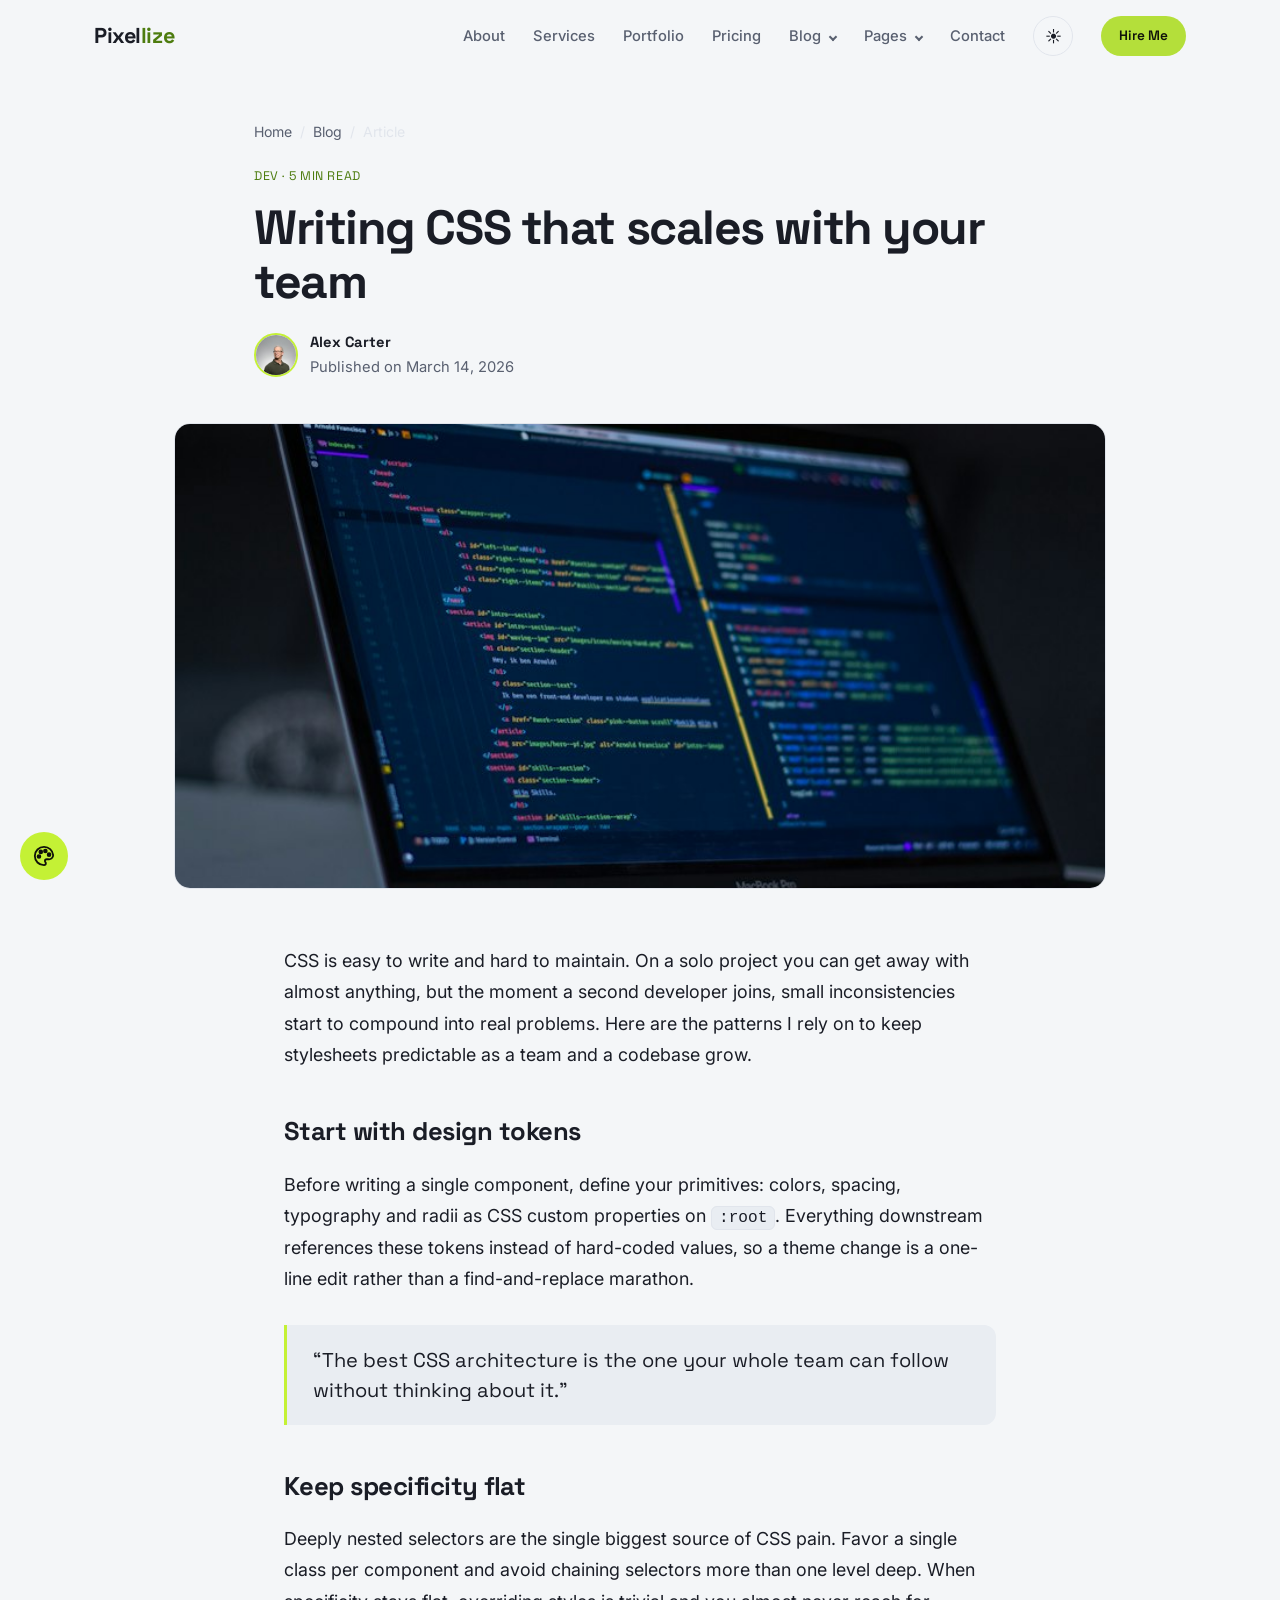
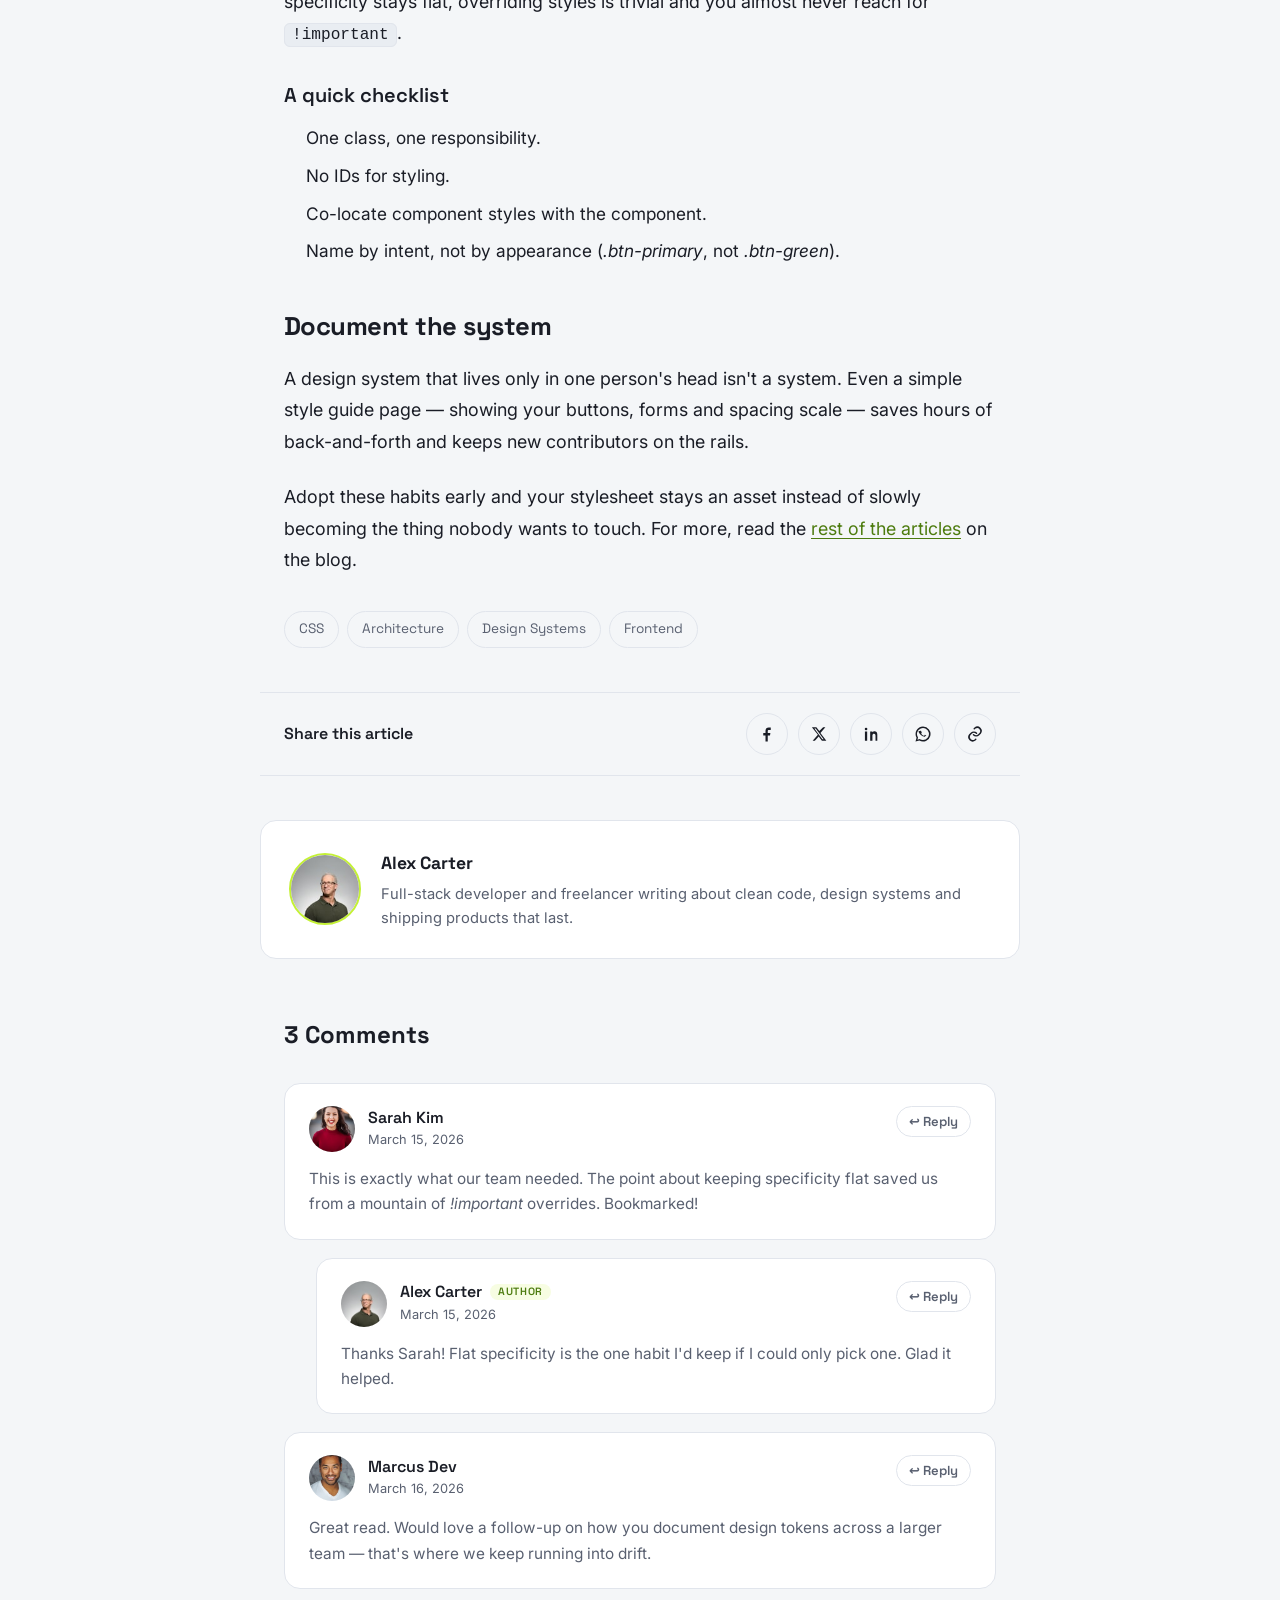
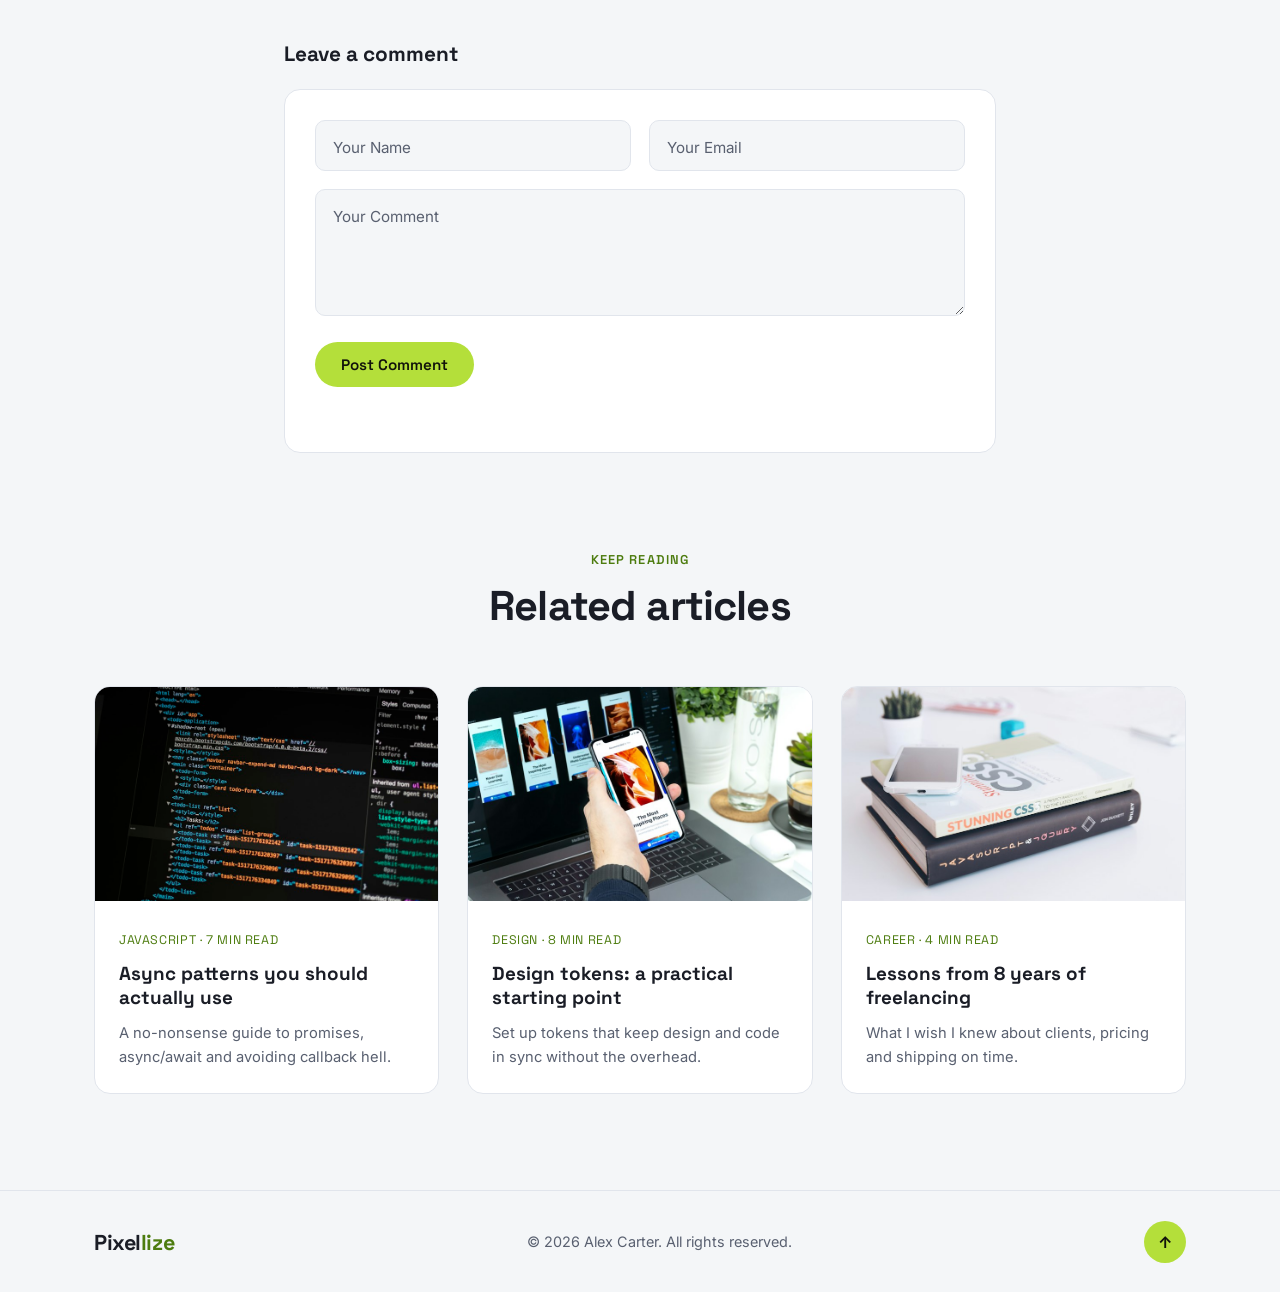
<file: blog-single.html>
<!DOCTYPE html>
<html lang="en">
<head>
  <meta charset="UTF-8" />
  <meta name="viewport" content="width=device-width, initial-scale=1.0" />
  <meta name="description" content="Writing CSS that scales with your team — practical patterns for maintainable stylesheets." />
  <title>Writing CSS that scales — Pixellize</title>

  <link rel="preconnect" href="https://fonts.googleapis.com" />
  <link rel="preconnect" href="https://fonts.gstatic.com" crossorigin />
  <link href="https://fonts.googleapis.com/css2?family=Inter:wght@400;500;600&family=Space+Grotesk:wght@400;500;600;700&display=swap" rel="stylesheet" />
  <link rel="icon" type="image/svg+xml" href="assets/favicon.svg" />
  <link rel="icon" type="image/png" sizes="32x32" href="assets/favicon-32.png" />
  <link rel="icon" type="image/png" sizes="16x16" href="assets/favicon-16.png" />
  <link rel="apple-touch-icon" href="assets/apple-touch-icon.png" />
  <meta name="theme-color" content="#c4f135" /><link rel="stylesheet" href="assets/css/style.css" />

  <script>
    (function () {
      try {
        var t = localStorage.getItem("theme") ||
          (window.matchMedia("(prefers-color-scheme: light)").matches ? "light" : "dark");
        document.documentElement.setAttribute("data-theme", t);
        var a = localStorage.getItem("accent"); if (a && a !== "lime") document.documentElement.setAttribute("data-accent", a);
        if (localStorage.getItem("dir") === "rtl") document.documentElement.setAttribute("dir", "rtl");
      } catch (e) {}
    })();
  </script>
</head>
<body>

  <!-- ===== Header / Nav ===== -->
  <header class="site-header scrolled" id="header">
    <div class="container nav-inner">
      <a href="index.html" class="brand">Pixel<span>lize</span></a>

      <nav class="nav" id="nav">
        <a href="index.html#about" class="nav-link">About</a>
        <a href="index.html#services" class="nav-link">Services</a>
        <a href="index.html#portfolio" class="nav-link">Portfolio</a>
        <a href="index.html#pricing" class="nav-link">Pricing</a>
        <div class="nav-item has-dropdown">
          <a href="blog.html" class="nav-link">Blog <i class="caret"></i></a>
          <ul class="dropdown">
            <li><a href="blog.html">
              <span class="dd-ic"><svg viewBox="0 0 24 24" fill="none" stroke="currentColor" stroke-width="2" stroke-linecap="round" stroke-linejoin="round"><rect x="3" y="4" width="7" height="7" rx="1.5"/><rect x="14" y="4" width="7" height="7" rx="1.5"/><rect x="3" y="15" width="7" height="5" rx="1.5"/><rect x="14" y="15" width="7" height="5" rx="1.5"/></svg></span>
              <span class="dd-txt"><strong>All Articles</strong><span>Browse every post</span></span>
            </a></li>
            <li><a href="blog-single.html">
              <span class="dd-ic"><svg viewBox="0 0 24 24" fill="none" stroke="currentColor" stroke-width="2" stroke-linecap="round" stroke-linejoin="round"><path d="M7 3h7l5 5v12a1 1 0 01-1 1H7a1 1 0 01-1-1V4a1 1 0 011-1z"/><path d="M14 3v5h5"/><path d="M9 13h6M9 16.5h4"/></svg></span>
              <span class="dd-txt"><strong>Single Post</strong><span>Read a sample article</span></span>
            </a></li>
          </ul>
        </div>
        <div class="nav-item has-dropdown">
          <a href="404.html" class="nav-link">Pages <i class="caret"></i></a>
          <ul class="dropdown">
            <li><a href="404.html">
              <span class="dd-ic"><svg viewBox="0 0 24 24" fill="none" stroke="currentColor" stroke-width="2" stroke-linecap="round" stroke-linejoin="round"><circle cx="12" cy="12" r="9"/><path d="M12 8v5M12 16h.01"/></svg></span>
              <span class="dd-txt"><strong>404 Error</strong><span>Page not found</span></span>
            </a></li>
            <li><a href="coming-soon.html">
              <span class="dd-ic"><svg viewBox="0 0 24 24" fill="none" stroke="currentColor" stroke-width="2" stroke-linecap="round" stroke-linejoin="round"><circle cx="12" cy="12" r="9"/><path d="M12 7v5l3 2"/></svg></span>
              <span class="dd-txt"><strong>Coming Soon</strong><span>Launch countdown</span></span>
            </a></li>
          </ul>
        </div><a href="index.html#contact" class="nav-link">Contact</a>
        <button type="button" class="theme-toggle" id="themeToggle" aria-label="Toggle dark and light mode">
          <span class="ic-moon">☾</span><span class="ic-sun">☀</span>
        </button>
        <a href="index.html#contact" class="btn btn-sm nav-cta">Hire Me</a>
      </nav>

      <button type="button" class="nav-toggle" id="navToggle" aria-label="Toggle menu" aria-expanded="false">
        <span></span><span></span><span></span>
      </button>
    </div>
  </header>

  <!-- ===== Post hero ===== -->
  <article>
    <header class="post-hero">
      <div class="container">
        <nav class="breadcrumb" style="justify-content:flex-start;" aria-label="Breadcrumb">
          <a href="index.html">Home</a><span>/</span><a href="blog.html">Blog</a><span>/</span><span>Article</span>
        </nav>
        <span class="post-meta">Dev · 5 min read</span>
        <h1>Writing CSS that scales with your team</h1>
        <div class="post-byline">
          <img src="assets/images/avatar-1.jpg" width="160" height="160" alt="" />
          <span><strong>Alex Carter</strong>Published on March 14, 2026</span>
        </div>
      </div>
    </header>

    <div class="post-feature">
      <img src="assets/images/blog-1.jpg" width="800" height="500" alt="Code on a laptop screen" />
    </div>

    <!-- ===== Article content ===== -->
    <div class="article">
      <p>CSS is easy to write and hard to maintain. On a solo project you can get away with almost anything, but the moment a second developer joins, small inconsistencies start to compound into real problems. Here are the patterns I rely on to keep stylesheets predictable as a team and a codebase grow.</p>

      <h2>Start with design tokens</h2>
      <p>Before writing a single component, define your primitives: colors, spacing, typography and radii as CSS custom properties on <code>:root</code>. Everything downstream references these tokens instead of hard-coded values, so a theme change is a one-line edit rather than a find-and-replace marathon.</p>

      <blockquote>“The best CSS architecture is the one your whole team can follow without thinking about it.”</blockquote>

      <h2>Keep specificity flat</h2>
      <p>Deeply nested selectors are the single biggest source of CSS pain. Favor a single class per component and avoid chaining selectors more than one level deep. When specificity stays flat, overriding styles is trivial and you almost never reach for <code>!important</code>.</p>

      <h3>A quick checklist</h3>
      <ul>
        <li>One class, one responsibility.</li>
        <li>No IDs for styling.</li>
        <li>Co-locate component styles with the component.</li>
        <li>Name by intent, not by appearance (<em>.btn-primary</em>, not <em>.btn-green</em>).</li>
      </ul>

      <h2>Document the system</h2>
      <p>A design system that lives only in one person's head isn't a system. Even a simple style guide page — showing your buttons, forms and spacing scale — saves hours of back-and-forth and keeps new contributors on the rails.</p>

      <p>Adopt these habits early and your stylesheet stays an asset instead of slowly becoming the thing nobody wants to touch. For more, read the <a href="blog.html">rest of the articles</a> on the blog.</p>
    </div>

    <!-- Tags -->
    <div class="article-tags">
      <a href="#">CSS</a>
      <a href="#">Architecture</a>
      <a href="#">Design Systems</a>
      <a href="#">Frontend</a>
    </div>

    <!-- Share -->
    <div class="share-bar" id="shareBar">
      <span class="share-label">Share this article</span>
      <div class="share-links">
        <a class="share-btn share-fb" data-share="facebook" href="#" target="_blank" rel="noopener" aria-label="Share on Facebook">
          <svg viewBox="0 0 24 24" fill="currentColor" aria-hidden="true"><path d="M13 22v-8h3l.5-3.5H13V8.3c0-1 .3-1.7 1.8-1.7H17V3.4c-.4-.1-1.5-.2-2.7-.2-2.6 0-4.3 1.6-4.3 4.5v2.8H7V14h3v8h3z"/></svg>
        </a>
        <a class="share-btn share-x" data-share="twitter" href="#" target="_blank" rel="noopener" aria-label="Share on X">
          <svg viewBox="0 0 24 24" fill="currentColor" aria-hidden="true"><path d="M17.5 3h3l-6.6 7.5L21.8 21h-5.9l-4.3-5.6L6.5 21H3.5l7-8L2.5 3h6l3.9 5.1L17.5 3zm-1 16h1.7L7.6 4.7H5.8L16.5 19z"/></svg>
        </a>
        <a class="share-btn share-in" data-share="linkedin" href="#" target="_blank" rel="noopener" aria-label="Share on LinkedIn">
          <svg viewBox="0 0 24 24" fill="currentColor" aria-hidden="true"><path d="M6.9 8.5H3.9V21h3V8.5zM5.4 3.5a1.7 1.7 0 100 3.5 1.7 1.7 0 000-3.5zM21 21h-3v-6.6c0-1.6-.6-2.6-2-2.6-1.1 0-1.7.7-2 1.5-.1.3-.1.6-.1 1V21h-3V8.5h3v1.3c.4-.6 1.2-1.5 2.9-1.5 2.1 0 3.6 1.4 3.6 4.3V21z"/></svg>
        </a>
        <a class="share-btn share-wa" data-share="whatsapp" href="#" target="_blank" rel="noopener" aria-label="Share on WhatsApp">
          <svg viewBox="0 0 24 24" fill="currentColor" aria-hidden="true"><path d="M12 2a10 10 0 00-8.6 15L2 22l5.1-1.3A10 10 0 1012 2zm0 18a8 8 0 01-4.1-1.1l-.3-.2-3 .8.8-2.9-.2-.3A8 8 0 1112 20zm4.5-6c-.2-.1-1.5-.7-1.7-.8s-.4-.1-.5.1-.6.8-.8 1-.3.2-.6.1a6.5 6.5 0 01-3.2-2.8c-.2-.4.2-.4.6-1.2.1-.2 0-.4 0-.5l-.8-1.8c-.2-.4-.4-.4-.5-.4h-.5a1 1 0 00-.7.3A3 3 0 006 8.3a5.2 5.2 0 001.1 2.7 11.8 11.8 0 004.6 4c2 .8 2 .5 2.4.5a2.6 2.6 0 001.7-1.2 2.1 2.1 0 00.1-1.2c0-.1-.2-.1-.5-.3z"/></svg>
        </a>
        <button type="button" class="share-btn share-copy" id="copyLink" aria-label="Copy link">
          <svg viewBox="0 0 24 24" fill="none" stroke="currentColor" stroke-width="2" stroke-linecap="round" stroke-linejoin="round" aria-hidden="true"><path d="M10 13a5 5 0 007 0l2-2a5 5 0 00-7-7l-1 1"/><path d="M14 11a5 5 0 00-7 0l-2 2a5 5 0 007 7l1-1"/></svg>
        </button>
      </div>
    </div>

    <!-- Author -->
    <div class="author-card">
      <img src="assets/images/avatar-1.jpg" width="160" height="160" alt="Alex Carter" />
      <div>
        <h3>Alex Carter</h3>
        <p>Full-stack developer and freelancer writing about clean code, design systems and shipping products that last.</p>
      </div>
    </div>
  </article>

  <!-- ===== Comments ===== -->
  <section class="comments">
    <h2 class="comments-title"><span id="commentCount">3</span> Comments</h2>

    <ul class="comment-list" id="commentList">
      <li class="comment">
        <div class="comment-card">
          <div class="comment-head">
            <img class="avatar" src="assets/images/avatar-2.jpg" width="160" height="160" alt="" />
            <div class="comment-id">
              <strong>Sarah Kim</strong>
              <span class="comment-date">March 15, 2026</span>
            </div>
            <button type="button" class="comment-reply">↩ Reply</button>
          </div>
          <p>This is exactly what our team needed. The point about keeping specificity flat saved us from a mountain of <em>!important</em> overrides. Bookmarked!</p>
        </div>
        <ul class="comment-children">
          <li class="comment">
            <div class="comment-card">
              <div class="comment-head">
                <img class="avatar" src="assets/images/avatar-1.jpg" width="160" height="160" alt="" />
                <div class="comment-id">
                  <strong>Alex Carter <em class="comment-author-tag">Author</em></strong>
                  <span class="comment-date">March 15, 2026</span>
                </div>
                <button type="button" class="comment-reply">↩ Reply</button>
              </div>
              <p>Thanks Sarah! Flat specificity is the one habit I'd keep if I could only pick one. Glad it helped.</p>
            </div>
          </li>
        </ul>
      </li>
      <li class="comment">
        <div class="comment-card">
          <div class="comment-head">
            <img class="avatar" src="assets/images/avatar-3.jpg" width="160" height="160" alt="" />
            <div class="comment-id">
              <strong>Marcus Dev</strong>
              <span class="comment-date">March 16, 2026</span>
            </div>
            <button type="button" class="comment-reply">↩ Reply</button>
          </div>
          <p>Great read. Would love a follow-up on how you document design tokens across a larger team — that's where we keep running into drift.</p>
        </div>
      </li>
    </ul>

    <!-- Comment form -->
    <div class="comment-form-wrap">
      <h3>Leave a comment</h3>
      <form class="comment-form" id="commentForm" novalidate>
        <div class="comment-row">
          <div class="field">
            <input type="text" id="cName" name="name" placeholder=" " required />
            <label for="cName">Your Name</label>
          </div>
          <div class="field">
            <input type="email" id="cEmail" name="email" placeholder=" " required />
            <label for="cEmail">Your Email</label>
          </div>
        </div>
        <div class="field">
          <textarea id="cMessage" name="message" rows="5" placeholder=" " required></textarea>
          <label for="cMessage">Your Comment</label>
        </div>
        <button type="submit" class="btn">Post Comment</button>
        <p class="form-note" id="cNote" role="status"></p>
      </form>
    </div>
  </section>

  <!-- ===== Related posts ===== -->
  <section class="section">
    <div class="container">
      <div class="section-head reveal">
        <p class="eyebrow">Keep Reading</p>
        <h2 class="section-title">Related articles</h2>
      </div>
      <div class="grid grid-3">
        <article class="post reveal">
          <a href="blog-single.html" class="post-img"><img src="assets/images/blog-2.jpg" width="800" height="500" alt="Developer typing" loading="lazy" /></a>
          <div class="post-body">
            <span class="post-meta">JavaScript · 7 min read</span>
            <h3><a href="blog-single.html">Async patterns you should actually use</a></h3>
            <p>A no-nonsense guide to promises, async/await and avoiding callback hell.</p>
          </div>
        </article>
        <article class="post reveal">
          <a href="blog-single.html" class="post-img"><img src="assets/images/work-design.jpg" width="800" height="600" alt="Design system" loading="lazy" /></a>
          <div class="post-body">
            <span class="post-meta">Design · 8 min read</span>
            <h3><a href="blog-single.html">Design tokens: a practical starting point</a></h3>
            <p>Set up tokens that keep design and code in sync without the overhead.</p>
          </div>
        </article>
        <article class="post reveal">
          <a href="blog-single.html" class="post-img"><img src="assets/images/blog-3.jpg" width="800" height="500" alt="Team collaborating" loading="lazy" /></a>
          <div class="post-body">
            <span class="post-meta">Career · 4 min read</span>
            <h3><a href="blog-single.html">Lessons from 8 years of freelancing</a></h3>
            <p>What I wish I knew about clients, pricing and shipping on time.</p>
          </div>
        </article>
      </div>
    </div>
  </section>

  <!-- ===== Footer ===== -->
  <footer class="site-footer">
    <div class="container footer-inner">
      <a href="index.html" class="brand">Pixel<span>lize</span></a>
      <p>© <span id="year"></span> Alex Carter. All rights reserved.</p>
      <a href="#" class="to-top" aria-label="Back to top">↑</a>
    </div>
  </footer>

  <!-- Style switcher (accent demo) -->
  <div class="style-switcher" id="styleSwitcher">
    <button type="button" class="ss-toggle" id="ssToggle" aria-label="Open style switcher" aria-expanded="false">
      <svg viewBox="0 0 24 24" fill="none" stroke="currentColor" stroke-width="2" stroke-linecap="round" stroke-linejoin="round"><circle cx="13.5" cy="6.5" r="1.5" fill="currentColor"/><circle cx="17.5" cy="10.5" r="1.5" fill="currentColor"/><circle cx="8.5" cy="7.5" r="1.5" fill="currentColor"/><circle cx="6.5" cy="12.5" r="1.5" fill="currentColor"/><path d="M12 2a10 10 0 100 20c1.1 0 2-.9 2-2 0-.5-.2-1-.5-1.3-.3-.4-.5-.8-.5-1.2 0-1.1.9-2 2-2h1.5A4.5 4.5 0 0022 11 10 10 0 0012 2z"/></svg>
    </button>
    <div class="ss-panel">
      <p class="ss-title">Accent Color</p>
      <div class="ss-swatches">
        <button type="button" class="ss-swatch active" data-accent="lime" style="--sw:#c4f135" aria-label="Lime"></button>
        <button type="button" class="ss-swatch" data-accent="blue" style="--sw:#4d8dff" aria-label="Blue"></button>
        <button type="button" class="ss-swatch" data-accent="purple" style="--sw:#a97bff" aria-label="Purple"></button>
      </div>
      <p class="ss-title" style="margin-top:16px;">Direction</p>
      <div class="ss-dirs">
        <button type="button" class="ss-dir active" data-dir="ltr">LTR</button>
        <button type="button" class="ss-dir" data-dir="rtl">RTL</button>
      </div>
    </div>
  </div><script src="assets/js/main.js"></script>
</body>
</html>
</file>
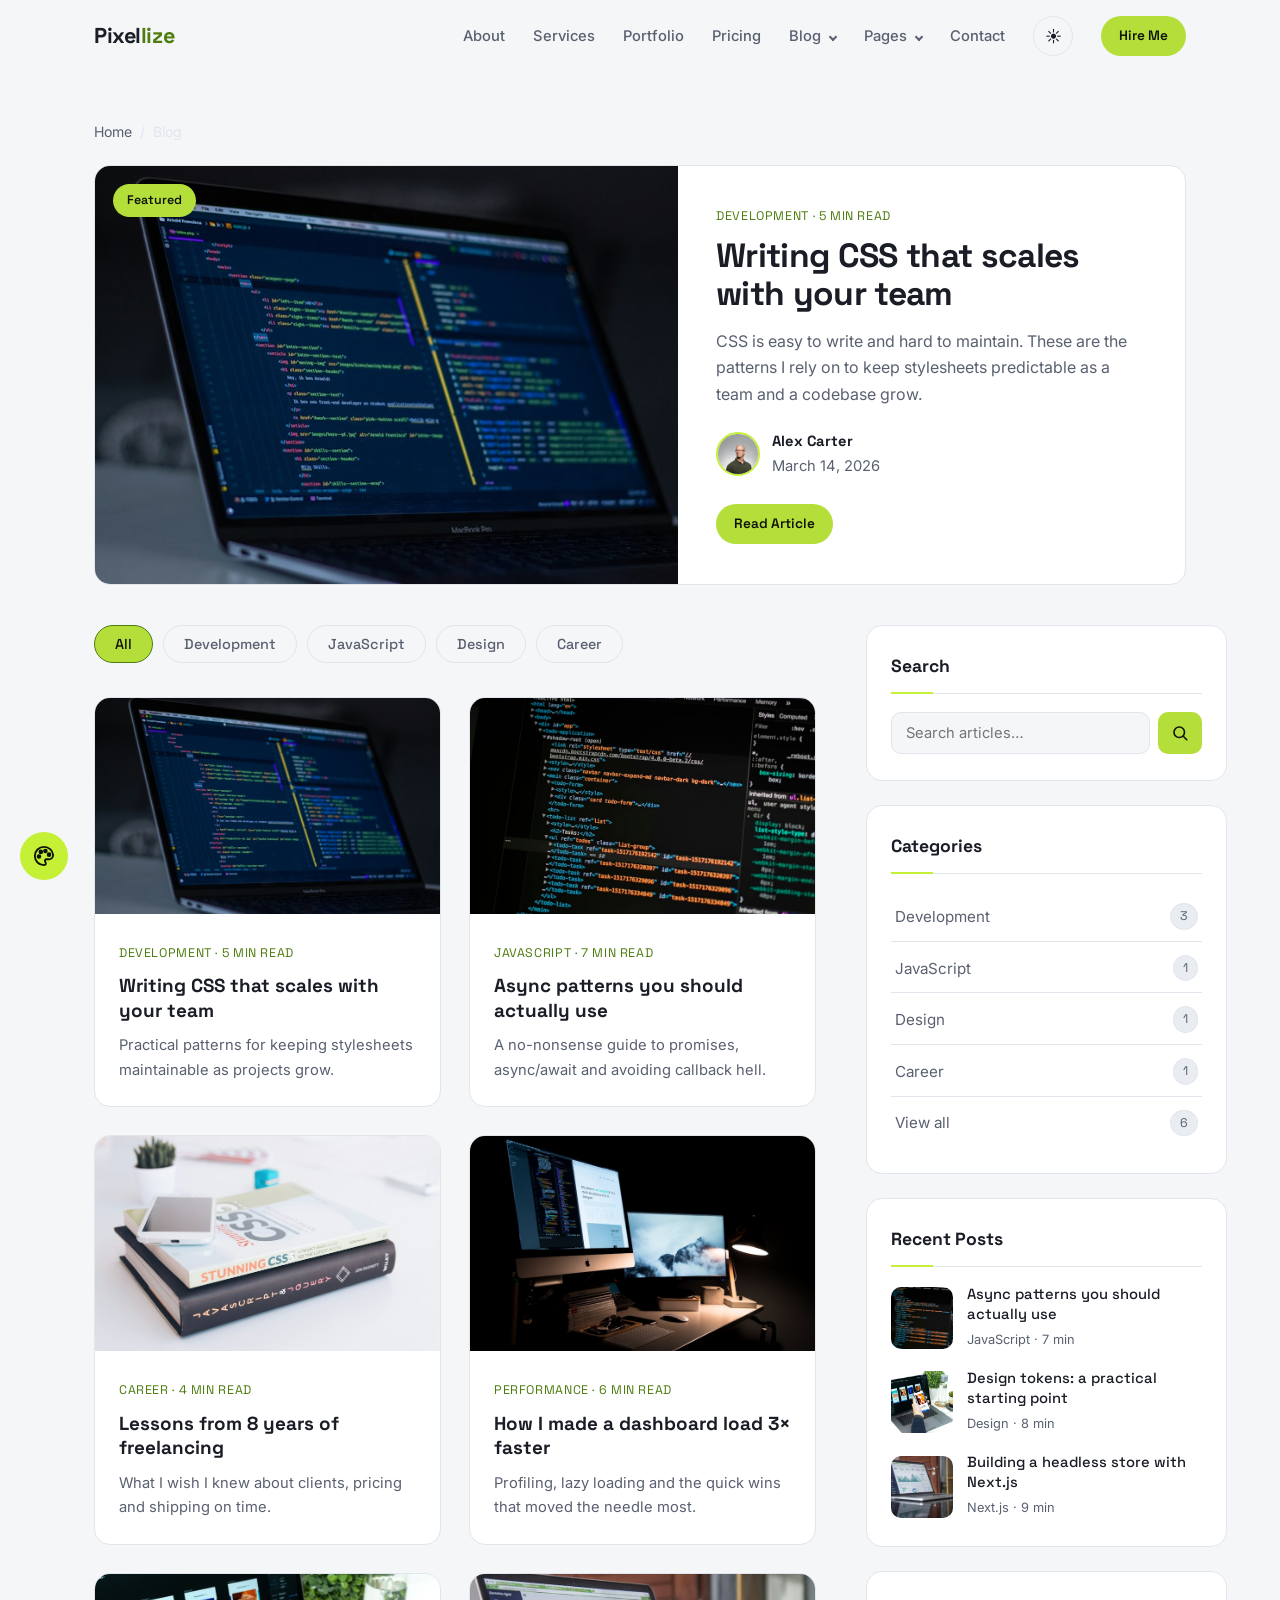
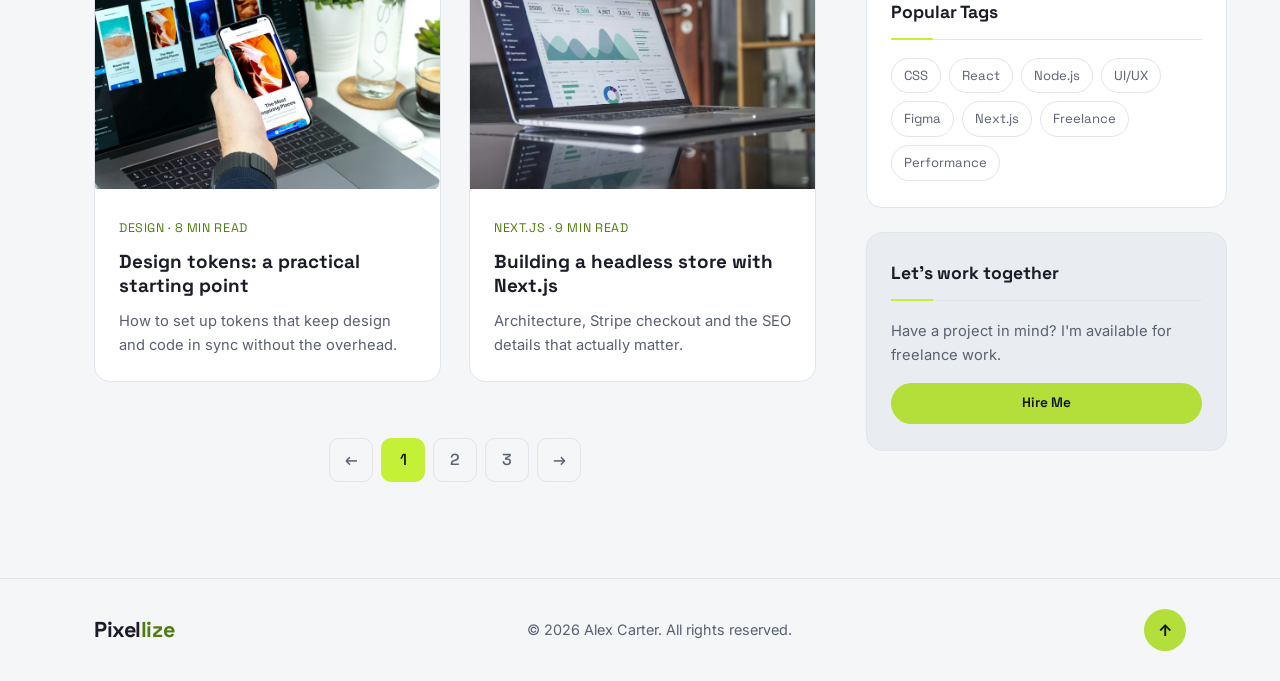
<file: blog.html>
<!DOCTYPE html>
<html lang="en">
<head>
  <meta charset="UTF-8" />
  <meta name="viewport" content="width=device-width, initial-scale=1.0" />
  <meta name="description" content="Articles on web development, JavaScript, design and freelancing by Alex Carter." />
  <title>Blog — Pixellize</title>

  <link rel="preconnect" href="https://fonts.googleapis.com" />
  <link rel="preconnect" href="https://fonts.gstatic.com" crossorigin />
  <link href="https://fonts.googleapis.com/css2?family=Inter:wght@400;500;600&family=Space+Grotesk:wght@400;500;600;700&display=swap" rel="stylesheet" />
  <link rel="icon" type="image/svg+xml" href="assets/favicon.svg" />
  <link rel="icon" type="image/png" sizes="32x32" href="assets/favicon-32.png" />
  <link rel="icon" type="image/png" sizes="16x16" href="assets/favicon-16.png" />
  <link rel="apple-touch-icon" href="assets/apple-touch-icon.png" />
  <meta name="theme-color" content="#c4f135" /><link rel="stylesheet" href="assets/css/style.css" />

  <script>
    (function () {
      try {
        var t = localStorage.getItem("theme") ||
          (window.matchMedia("(prefers-color-scheme: light)").matches ? "light" : "dark");
        document.documentElement.setAttribute("data-theme", t);
        var a = localStorage.getItem("accent"); if (a && a !== "lime") document.documentElement.setAttribute("data-accent", a);
        if (localStorage.getItem("dir") === "rtl") document.documentElement.setAttribute("dir", "rtl");
      } catch (e) {}
    })();
  </script>
</head>
<body>

  <!-- ===== Header / Nav ===== -->
  <header class="site-header scrolled" id="header">
    <div class="container nav-inner">
      <a href="index.html" class="brand">Pixel<span>lize</span></a>

      <nav class="nav" id="nav">
        <a href="index.html#about" class="nav-link">About</a>
        <a href="index.html#services" class="nav-link">Services</a>
        <a href="index.html#portfolio" class="nav-link">Portfolio</a>
        <a href="index.html#pricing" class="nav-link">Pricing</a>
        <div class="nav-item has-dropdown">
          <a href="blog.html" class="nav-link">Blog <i class="caret"></i></a>
          <ul class="dropdown">
            <li><a href="blog.html">
              <span class="dd-ic"><svg viewBox="0 0 24 24" fill="none" stroke="currentColor" stroke-width="2" stroke-linecap="round" stroke-linejoin="round"><rect x="3" y="4" width="7" height="7" rx="1.5"/><rect x="14" y="4" width="7" height="7" rx="1.5"/><rect x="3" y="15" width="7" height="5" rx="1.5"/><rect x="14" y="15" width="7" height="5" rx="1.5"/></svg></span>
              <span class="dd-txt"><strong>All Articles</strong><span>Browse every post</span></span>
            </a></li>
            <li><a href="blog-single.html">
              <span class="dd-ic"><svg viewBox="0 0 24 24" fill="none" stroke="currentColor" stroke-width="2" stroke-linecap="round" stroke-linejoin="round"><path d="M7 3h7l5 5v12a1 1 0 01-1 1H7a1 1 0 01-1-1V4a1 1 0 011-1z"/><path d="M14 3v5h5"/><path d="M9 13h6M9 16.5h4"/></svg></span>
              <span class="dd-txt"><strong>Single Post</strong><span>Read a sample article</span></span>
            </a></li>
          </ul>
        </div>
        <div class="nav-item has-dropdown">
          <a href="404.html" class="nav-link">Pages <i class="caret"></i></a>
          <ul class="dropdown">
            <li><a href="404.html">
              <span class="dd-ic"><svg viewBox="0 0 24 24" fill="none" stroke="currentColor" stroke-width="2" stroke-linecap="round" stroke-linejoin="round"><circle cx="12" cy="12" r="9"/><path d="M12 8v5M12 16h.01"/></svg></span>
              <span class="dd-txt"><strong>404 Error</strong><span>Page not found</span></span>
            </a></li>
            <li><a href="coming-soon.html">
              <span class="dd-ic"><svg viewBox="0 0 24 24" fill="none" stroke="currentColor" stroke-width="2" stroke-linecap="round" stroke-linejoin="round"><circle cx="12" cy="12" r="9"/><path d="M12 7v5l3 2"/></svg></span>
              <span class="dd-txt"><strong>Coming Soon</strong><span>Launch countdown</span></span>
            </a></li>
          </ul>
        </div><a href="index.html#contact" class="nav-link">Contact</a>
        <button type="button" class="theme-toggle" id="themeToggle" aria-label="Toggle dark and light mode">
          <span class="ic-moon">☾</span><span class="ic-sun">☀</span>
        </button>
        <a href="index.html#contact" class="btn btn-sm nav-cta">Hire Me</a>
      </nav>

      <button type="button" class="nav-toggle" id="navToggle" aria-label="Toggle menu" aria-expanded="false">
        <span></span><span></span><span></span>
      </button>
    </div>
  </header>

  <!-- ===== Blog hero: featured post ===== -->
  <section class="blog-hero">
    <div class="container">
      <nav class="breadcrumb" style="justify-content:flex-start;" aria-label="Breadcrumb">
        <a href="index.html">Home</a><span>/</span><span>Blog</span>
      </nav>
      <article class="featured reveal">
        <a href="blog-single.html" class="featured-img">
          <img src="assets/images/blog-1.jpg" width="800" height="500" alt="Code on a laptop screen" />
          <span class="featured-flag">Featured</span>
        </a>
        <div class="featured-body">
          <span class="post-meta">Development · 5 min read</span>
          <h2><a href="blog-single.html">Writing CSS that scales with your team</a></h2>
          <p>CSS is easy to write and hard to maintain. These are the patterns I rely on to keep stylesheets predictable as a team and a codebase grow.</p>
          <div class="post-byline">
            <img src="assets/images/avatar-1.jpg" width="160" height="160" alt="" />
            <span><strong>Alex Carter</strong>March 14, 2026</span>
          </div>
          <a href="blog-single.html" class="btn btn-sm">Read Article</a>
        </div>
      </article>
    </div>
  </section>

  <!-- ===== Blog layout: posts + sidebar ===== -->
  <section class="section" style="padding-top: 40px;">
    <div class="container blog-layout-grid">

      <!-- Main column -->
      <div class="blog-main">
        <div class="filters blog-filters" id="blogFilters" style="justify-content:flex-start;">
          <button type="button" class="filter is-active" data-filter="all">All</button>
          <button type="button" class="filter" data-filter="development">Development</button>
          <button type="button" class="filter" data-filter="javascript">JavaScript</button>
          <button type="button" class="filter" data-filter="design">Design</button>
          <button type="button" class="filter" data-filter="career">Career</button>
        </div>

        <div class="grid grid-2 blog-posts" id="blogPosts">
          <article class="post reveal" data-cat="development" data-title="Writing CSS that scales with your team" data-tags="css architecture frontend">
            <a href="blog-single.html" class="post-img"><img src="assets/images/blog-1.jpg" width="800" height="500" alt="Code on a laptop screen" loading="lazy" /></a>
            <div class="post-body">
              <span class="post-meta">Development · 5 min read</span>
              <h3><a href="blog-single.html">Writing CSS that scales with your team</a></h3>
              <p>Practical patterns for keeping stylesheets maintainable as projects grow.</p>
            </div>
          </article>
          <article class="post reveal" data-cat="javascript" data-title="Async patterns you should actually use" data-tags="javascript promises async">
            <a href="blog-single.html" class="post-img"><img src="assets/images/blog-2.jpg" width="800" height="500" alt="Developer typing on keyboard" loading="lazy" /></a>
            <div class="post-body">
              <span class="post-meta">JavaScript · 7 min read</span>
              <h3><a href="blog-single.html">Async patterns you should actually use</a></h3>
              <p>A no-nonsense guide to promises, async/await and avoiding callback hell.</p>
            </div>
          </article>
          <article class="post reveal" data-cat="career" data-title="Lessons from 8 years of freelancing" data-tags="career freelance clients">
            <a href="blog-single.html" class="post-img"><img src="assets/images/blog-3.jpg" width="800" height="500" alt="Team collaborating at desk" loading="lazy" /></a>
            <div class="post-body">
              <span class="post-meta">Career · 4 min read</span>
              <h3><a href="blog-single.html">Lessons from 8 years of freelancing</a></h3>
              <p>What I wish I knew about clients, pricing and shipping on time.</p>
            </div>
          </article>
          <article class="post reveal" data-cat="development" data-title="How I made a dashboard load 3x faster" data-tags="performance optimization">
            <a href="blog-single.html" class="post-img"><img src="assets/images/work-dashboard.jpg" width="800" height="600" alt="Analytics dashboard" loading="lazy" /></a>
            <div class="post-body">
              <span class="post-meta">Performance · 6 min read</span>
              <h3><a href="blog-single.html">How I made a dashboard load 3× faster</a></h3>
              <p>Profiling, lazy loading and the quick wins that moved the needle most.</p>
            </div>
          </article>
          <article class="post reveal" data-cat="design" data-title="Design tokens a practical starting point" data-tags="design tokens figma">
            <a href="blog-single.html" class="post-img"><img src="assets/images/work-design.jpg" width="800" height="600" alt="Design system" loading="lazy" /></a>
            <div class="post-body">
              <span class="post-meta">Design · 8 min read</span>
              <h3><a href="blog-single.html">Design tokens: a practical starting point</a></h3>
              <p>How to set up tokens that keep design and code in sync without the overhead.</p>
            </div>
          </article>
          <article class="post reveal" data-cat="development" data-title="Building a headless store with Next.js" data-tags="nextjs stripe ecommerce">
            <a href="blog-single.html" class="post-img"><img src="assets/images/work-ecommerce.jpg" width="800" height="600" alt="E-commerce store" loading="lazy" /></a>
            <div class="post-body">
              <span class="post-meta">Next.js · 9 min read</span>
              <h3><a href="blog-single.html">Building a headless store with Next.js</a></h3>
              <p>Architecture, Stripe checkout and the SEO details that actually matter.</p>
            </div>
          </article>
        </div>

        <p class="blog-empty" id="blogEmpty" hidden>No articles match your search.</p>

        <nav class="pagination" aria-label="Pagination">
          <a href="#" aria-label="Previous">←</a>
          <a href="#" class="active" aria-current="page">1</a>
          <a href="#">2</a>
          <a href="#">3</a>
          <a href="#" aria-label="Next">→</a>
        </nav>
      </div>

      <!-- Sidebar -->
      <aside class="blog-sidebar">
        <div class="widget">
          <h4>Search</h4>
          <div class="search-box">
            <input type="search" id="blogSearch" placeholder="Search articles…" aria-label="Search articles" />
            <button type="button" aria-label="Search">
              <svg width="18" height="18" viewBox="0 0 24 24" fill="none" stroke="currentColor" stroke-width="2.2" stroke-linecap="round"><circle cx="11" cy="11" r="7"/><path d="m21 21-4.3-4.3"/></svg>
            </button>
          </div>
        </div>

        <div class="widget">
          <h4>Categories</h4>
          <ul class="cat-list">
            <li><a href="#" data-cat-link="development">Development <span>3</span></a></li>
            <li><a href="#" data-cat-link="javascript">JavaScript <span>1</span></a></li>
            <li><a href="#" data-cat-link="design">Design <span>1</span></a></li>
            <li><a href="#" data-cat-link="career">Career <span>1</span></a></li>
            <li><a href="#" data-cat-link="all">View all <span>6</span></a></li>
          </ul>
        </div>

        <div class="widget">
          <h4>Recent Posts</h4>
          <ul class="recent-list">
            <li><a href="blog-single.html" class="recent-item">
              <img src="assets/images/blog-2.jpg" width="800" height="500" alt="" />
              <span><strong>Async patterns you should actually use</strong><em>JavaScript · 7 min</em></span>
            </a></li>
            <li><a href="blog-single.html" class="recent-item">
              <img src="assets/images/work-design.jpg" width="800" height="600" alt="" />
              <span><strong>Design tokens: a practical starting point</strong><em>Design · 8 min</em></span>
            </a></li>
            <li><a href="blog-single.html" class="recent-item">
              <img src="assets/images/work-ecommerce.jpg" width="800" height="600" alt="" />
              <span><strong>Building a headless store with Next.js</strong><em>Next.js · 9 min</em></span>
            </a></li>
          </ul>
        </div>

        <div class="widget">
          <h4>Popular Tags</h4>
          <div class="tag-cloud">
            <a href="#">CSS</a><a href="#">React</a><a href="#">Node.js</a>
            <a href="#">UI/UX</a><a href="#">Figma</a><a href="#">Next.js</a>
            <a href="#">Freelance</a><a href="#">Performance</a>
          </div>
        </div>

        <div class="widget widget-cta">
          <h4>Let's work together</h4>
          <p>Have a project in mind? I'm available for freelance work.</p>
          <a href="index.html#contact" class="btn btn-sm btn-block">Hire Me</a>
        </div>
      </aside>

    </div>
  </section>

  <!-- ===== Footer ===== -->
  <footer class="site-footer">
    <div class="container footer-inner">
      <a href="index.html" class="brand">Pixel<span>lize</span></a>
      <p>© <span id="year"></span> Alex Carter. All rights reserved.</p>
      <a href="#" class="to-top" aria-label="Back to top">↑</a>
    </div>
  </footer>

  <!-- Style switcher (accent demo) -->
  <div class="style-switcher" id="styleSwitcher">
    <button type="button" class="ss-toggle" id="ssToggle" aria-label="Open style switcher" aria-expanded="false">
      <svg viewBox="0 0 24 24" fill="none" stroke="currentColor" stroke-width="2" stroke-linecap="round" stroke-linejoin="round"><circle cx="13.5" cy="6.5" r="1.5" fill="currentColor"/><circle cx="17.5" cy="10.5" r="1.5" fill="currentColor"/><circle cx="8.5" cy="7.5" r="1.5" fill="currentColor"/><circle cx="6.5" cy="12.5" r="1.5" fill="currentColor"/><path d="M12 2a10 10 0 100 20c1.1 0 2-.9 2-2 0-.5-.2-1-.5-1.3-.3-.4-.5-.8-.5-1.2 0-1.1.9-2 2-2h1.5A4.5 4.5 0 0022 11 10 10 0 0012 2z"/></svg>
    </button>
    <div class="ss-panel">
      <p class="ss-title">Accent Color</p>
      <div class="ss-swatches">
        <button type="button" class="ss-swatch active" data-accent="lime" style="--sw:#c4f135" aria-label="Lime"></button>
        <button type="button" class="ss-swatch" data-accent="blue" style="--sw:#4d8dff" aria-label="Blue"></button>
        <button type="button" class="ss-swatch" data-accent="purple" style="--sw:#a97bff" aria-label="Purple"></button>
      </div>
      <p class="ss-title" style="margin-top:16px;">Direction</p>
      <div class="ss-dirs">
        <button type="button" class="ss-dir active" data-dir="ltr">LTR</button>
        <button type="button" class="ss-dir" data-dir="rtl">RTL</button>
      </div>
    </div>
  </div><script src="assets/js/main.js"></script>
</body>
</html>
</file>
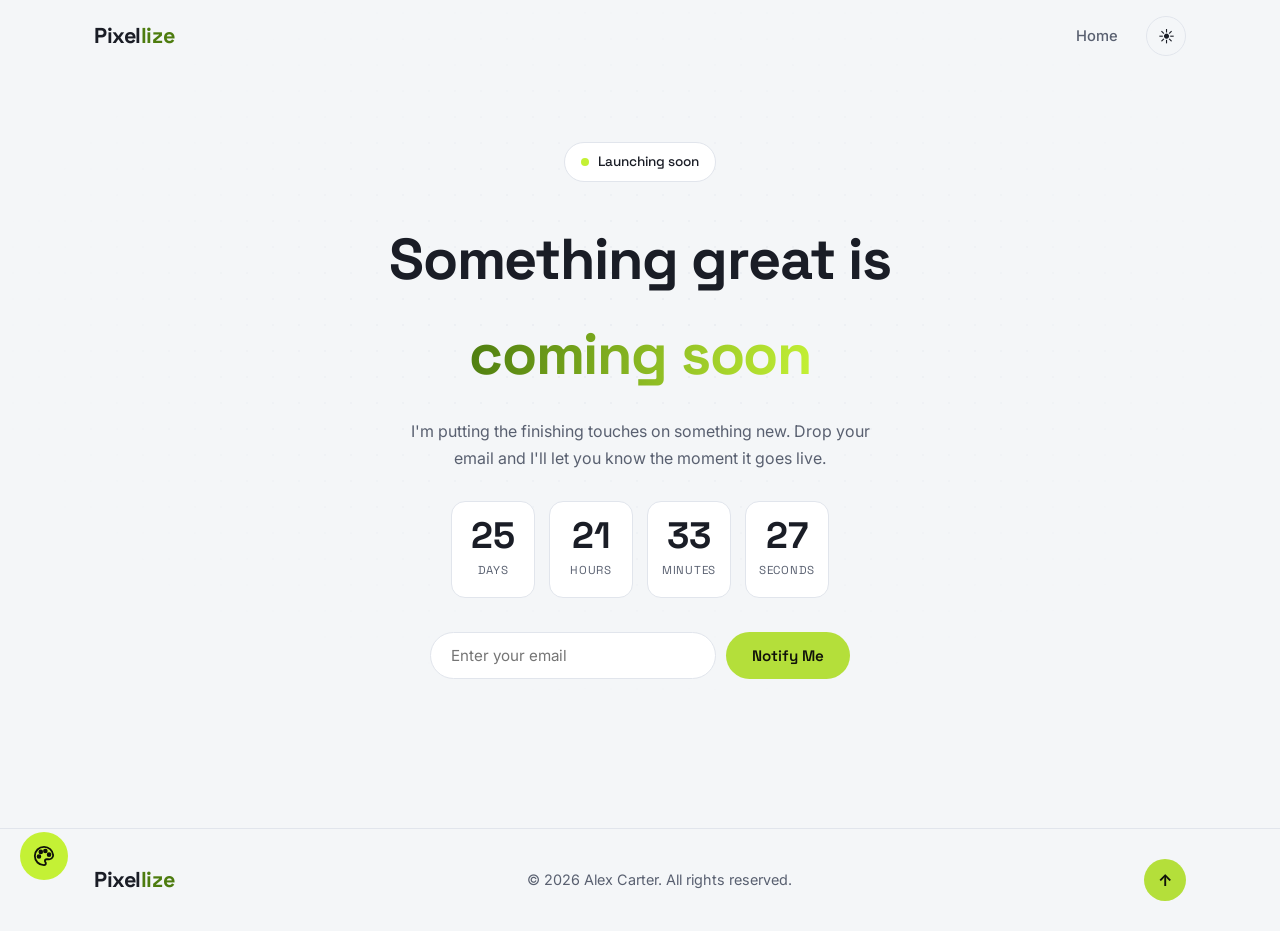
<file: coming-soon.html>
<!DOCTYPE html>
<html lang="en">
<head>
  <meta charset="UTF-8" />
  <meta name="viewport" content="width=device-width, initial-scale=1.0" />
  <meta name="description" content="Something new is coming soon — Pixellize." />
  <title>Coming Soon · Pixellize</title>

  <link rel="preconnect" href="https://fonts.googleapis.com" />
  <link rel="preconnect" href="https://fonts.gstatic.com" crossorigin />
  <link href="https://fonts.googleapis.com/css2?family=Inter:wght@400;500;600&family=Space+Grotesk:wght@400;500;600;700&display=swap" rel="stylesheet" />
  <link rel="icon" type="image/svg+xml" href="assets/favicon.svg" />
  <link rel="icon" type="image/png" sizes="32x32" href="assets/favicon-32.png" />
  <link rel="icon" type="image/png" sizes="16x16" href="assets/favicon-16.png" />
  <link rel="apple-touch-icon" href="assets/apple-touch-icon.png" />
  <meta name="theme-color" content="#c4f135" /><link rel="stylesheet" href="assets/css/style.css" />

  <script>
    (function () {
      try {
        var t = localStorage.getItem("theme") ||
          (window.matchMedia("(prefers-color-scheme: light)").matches ? "light" : "dark");
        document.documentElement.setAttribute("data-theme", t);
        var a = localStorage.getItem("accent"); if (a && a !== "lime") document.documentElement.setAttribute("data-accent", a);
        if (localStorage.getItem("dir") === "rtl") document.documentElement.setAttribute("dir", "rtl");
      } catch (e) {}
    })();
  </script>
</head>
<body>

  <!-- ===== Minimal header ===== -->
  <header class="site-header scrolled" id="header">
    <div class="container nav-inner">
      <a href="index.html" class="brand">Pixel<span>lize</span></a>
      <nav class="nav" id="nav">
        <a href="index.html" class="nav-link">Home</a>
        <button type="button" class="theme-toggle" id="themeToggle" aria-label="Toggle dark and light mode">
          <span class="ic-moon">☾</span><span class="ic-sun">☀</span>
        </button>
      </nav>
      <button type="button" class="nav-toggle" id="navToggle" aria-label="Toggle menu" aria-expanded="false">
        <span></span><span></span><span></span>
      </button>
    </div>
  </header>

  <!-- ===== Coming soon ===== -->
  <section class="util-page">
    <div class="hero-bg" aria-hidden="true"></div>
    <div class="util-inner">
      <span class="hero-chip util-chip"><i class="hero-dot"></i> Launching soon</span>
      <h1 style="font-size: clamp(2.2rem, 6vw, 3.6rem); margin-bottom: 16px;">Something great is <span class="hero-name">coming soon</span></h1>
      <p>I'm putting the finishing touches on something new. Drop your email and I'll let you know the moment it goes live.</p>

      <div class="countdown" id="countdown" data-date="2026-12-31T00:00:00">
        <div class="cd-box"><strong id="cd-d">00</strong><span>Days</span></div>
        <div class="cd-box"><strong id="cd-h">00</strong><span>Hours</span></div>
        <div class="cd-box"><strong id="cd-m">00</strong><span>Minutes</span></div>
        <div class="cd-box"><strong id="cd-s">00</strong><span>Seconds</span></div>
      </div>

      <form class="notify-form" id="notifyForm" novalidate>
        <input type="email" id="notifyEmail" placeholder="Enter your email" aria-label="Email address" />
        <button type="submit" class="btn">Notify Me</button>
      </form>
      <p class="notify-note" id="notifyNote" role="status"></p>
    </div>
  </section>

  <!-- ===== Footer ===== -->
  <footer class="site-footer">
    <div class="container footer-inner">
      <a href="index.html" class="brand">Pixel<span>lize</span></a>
      <p>© <span id="year"></span> Alex Carter. All rights reserved.</p>
      <a href="#" class="to-top" aria-label="Back to top">↑</a>
    </div>
  </footer>

  <!-- Style switcher (accent demo) -->
  <div class="style-switcher" id="styleSwitcher">
    <button type="button" class="ss-toggle" id="ssToggle" aria-label="Open style switcher" aria-expanded="false">
      <svg viewBox="0 0 24 24" fill="none" stroke="currentColor" stroke-width="2" stroke-linecap="round" stroke-linejoin="round"><circle cx="13.5" cy="6.5" r="1.5" fill="currentColor"/><circle cx="17.5" cy="10.5" r="1.5" fill="currentColor"/><circle cx="8.5" cy="7.5" r="1.5" fill="currentColor"/><circle cx="6.5" cy="12.5" r="1.5" fill="currentColor"/><path d="M12 2a10 10 0 100 20c1.1 0 2-.9 2-2 0-.5-.2-1-.5-1.3-.3-.4-.5-.8-.5-1.2 0-1.1.9-2 2-2h1.5A4.5 4.5 0 0022 11 10 10 0 0012 2z"/></svg>
    </button>
    <div class="ss-panel">
      <p class="ss-title">Accent Color</p>
      <div class="ss-swatches">
        <button type="button" class="ss-swatch active" data-accent="lime" style="--sw:#c4f135" aria-label="Lime"></button>
        <button type="button" class="ss-swatch" data-accent="blue" style="--sw:#4d8dff" aria-label="Blue"></button>
        <button type="button" class="ss-swatch" data-accent="purple" style="--sw:#a97bff" aria-label="Purple"></button>
      </div>
      <p class="ss-title" style="margin-top:16px;">Direction</p>
      <div class="ss-dirs">
        <button type="button" class="ss-dir active" data-dir="ltr">LTR</button>
        <button type="button" class="ss-dir" data-dir="rtl">RTL</button>
      </div>
    </div>
  </div><script src="assets/js/main.js"></script>
</body>
</html>
</file>
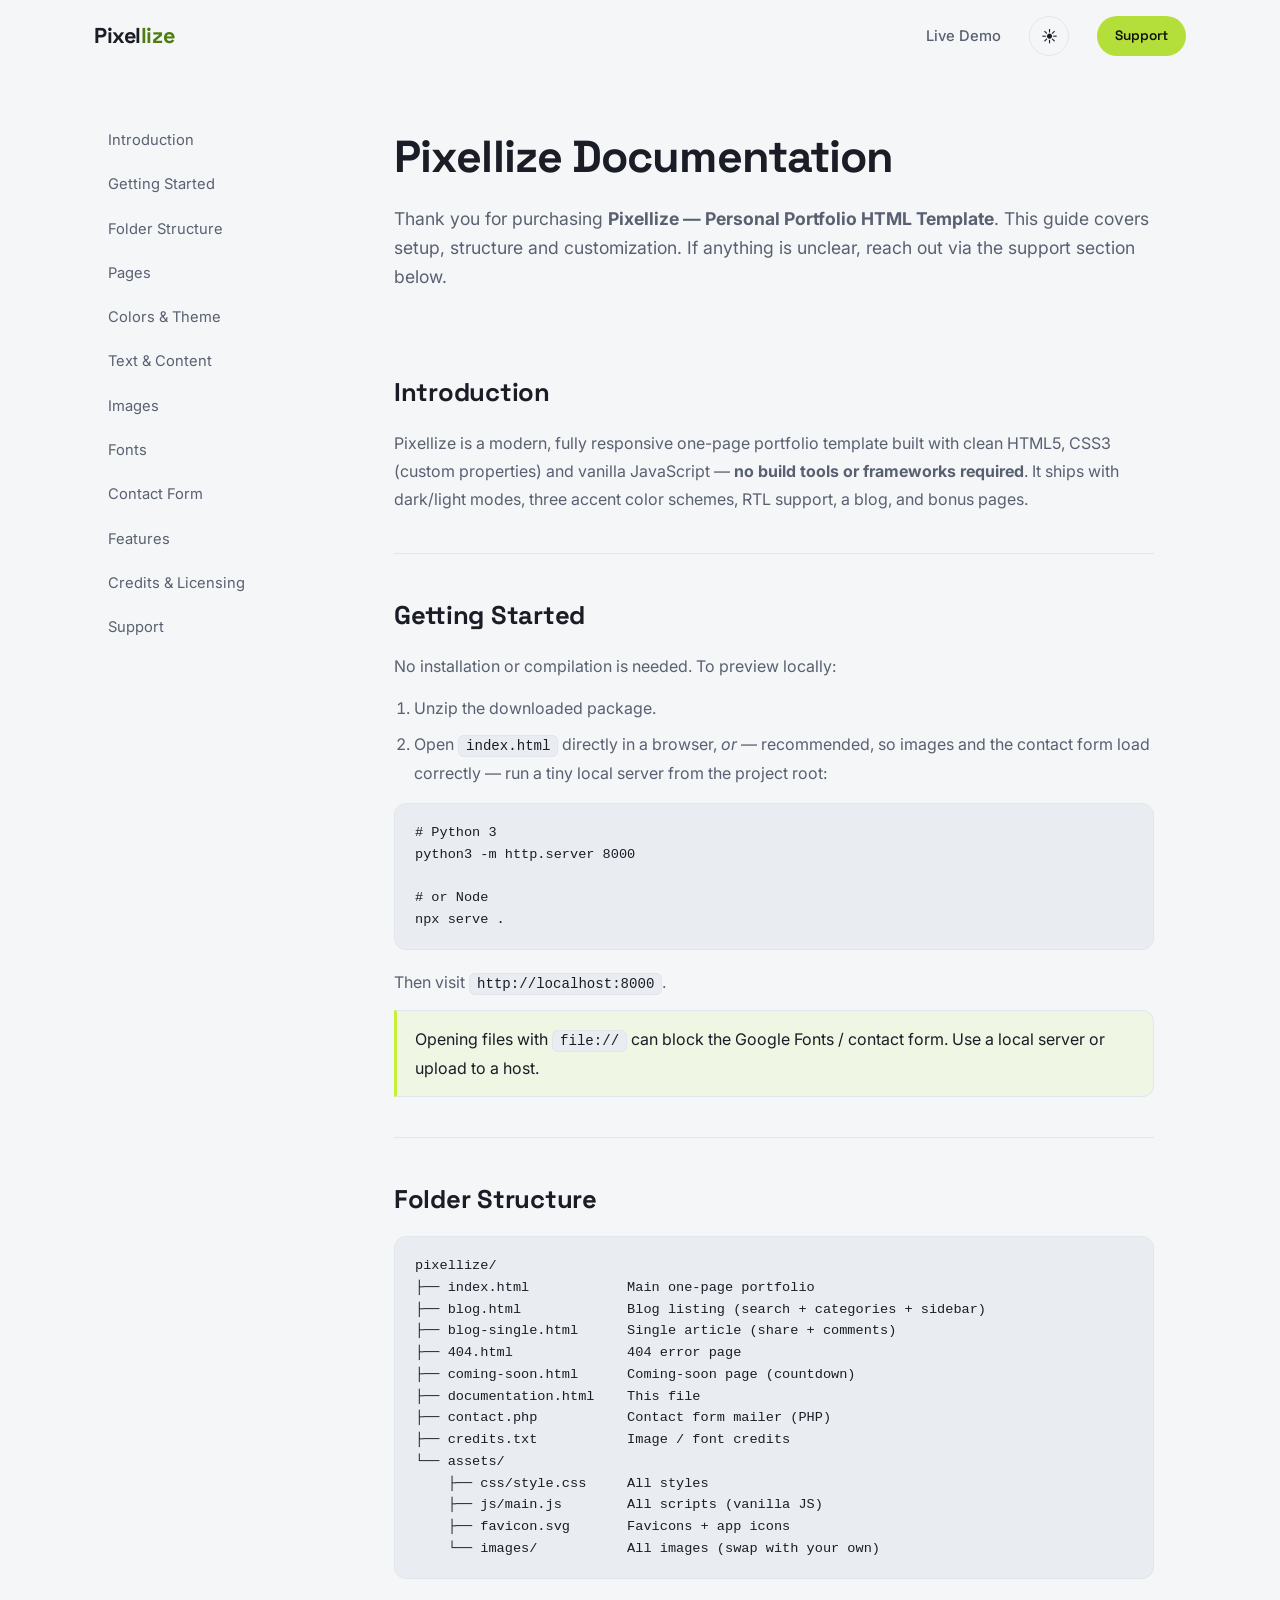
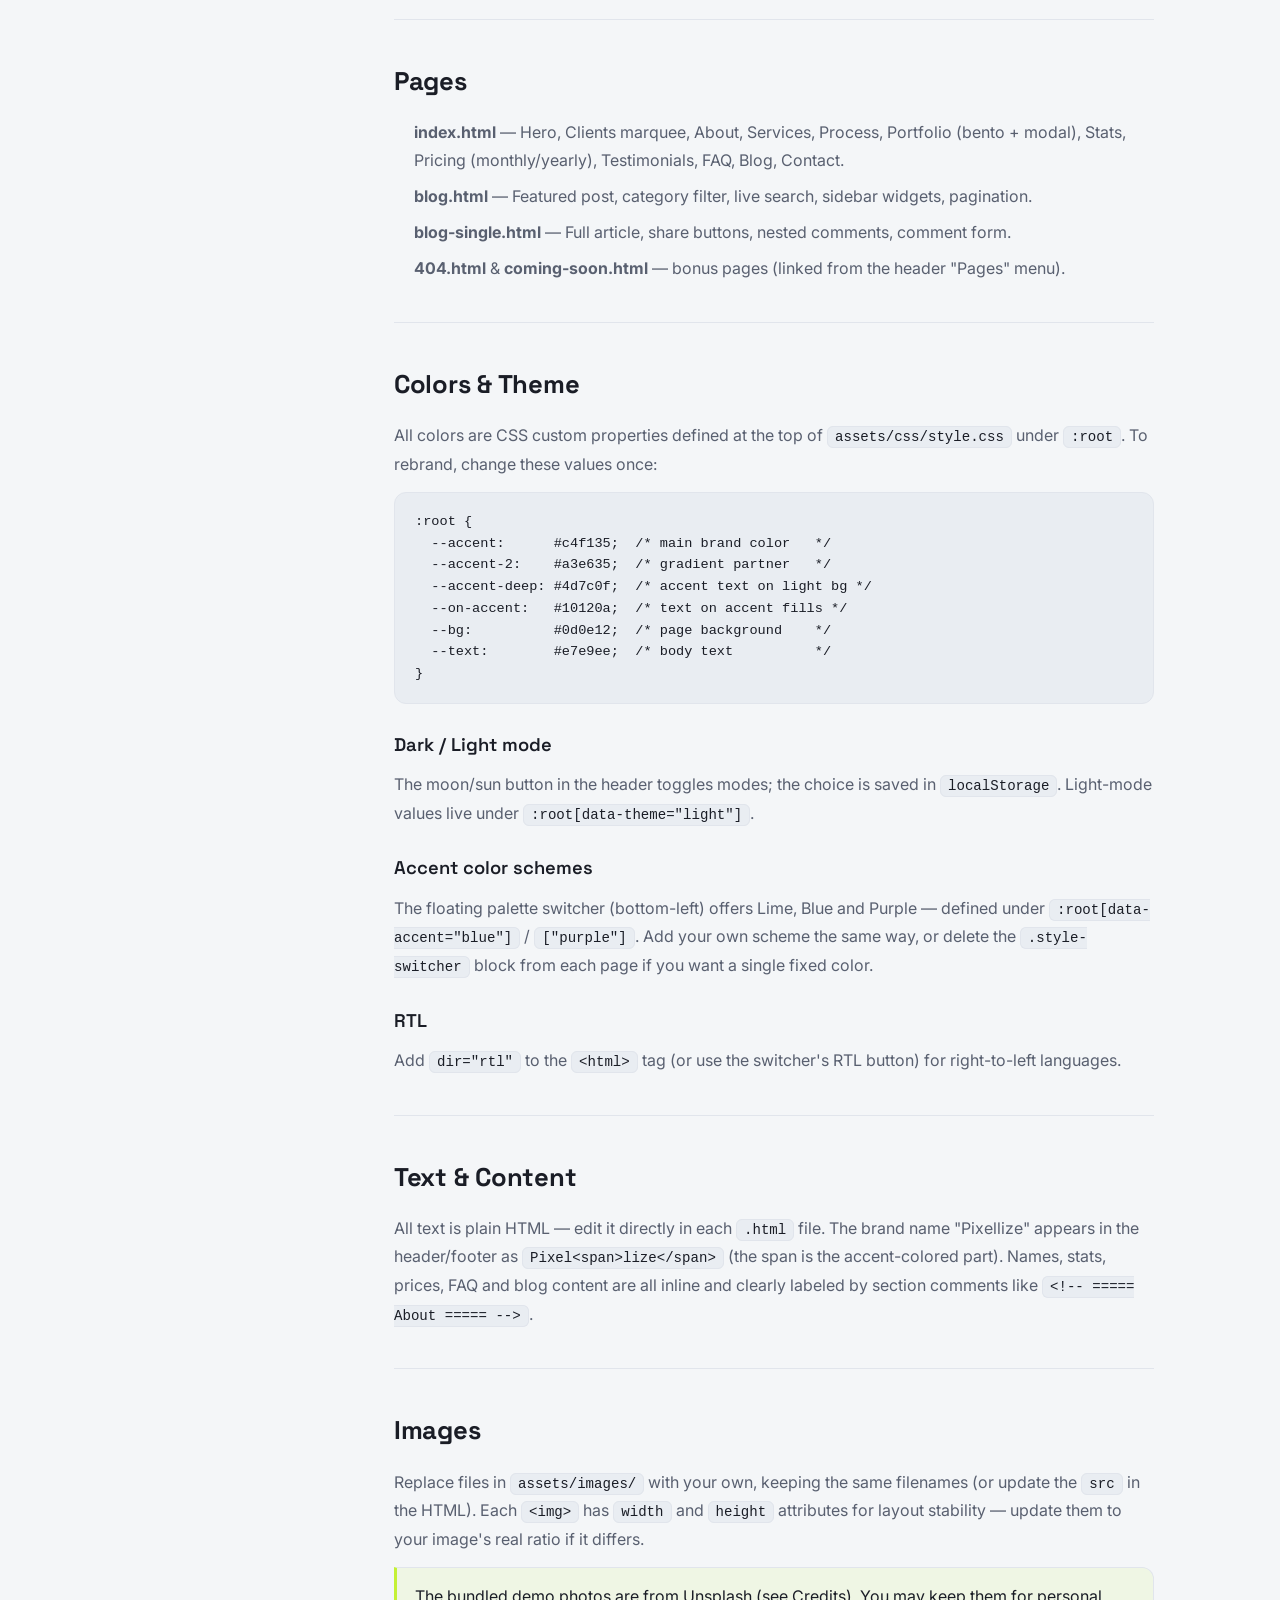
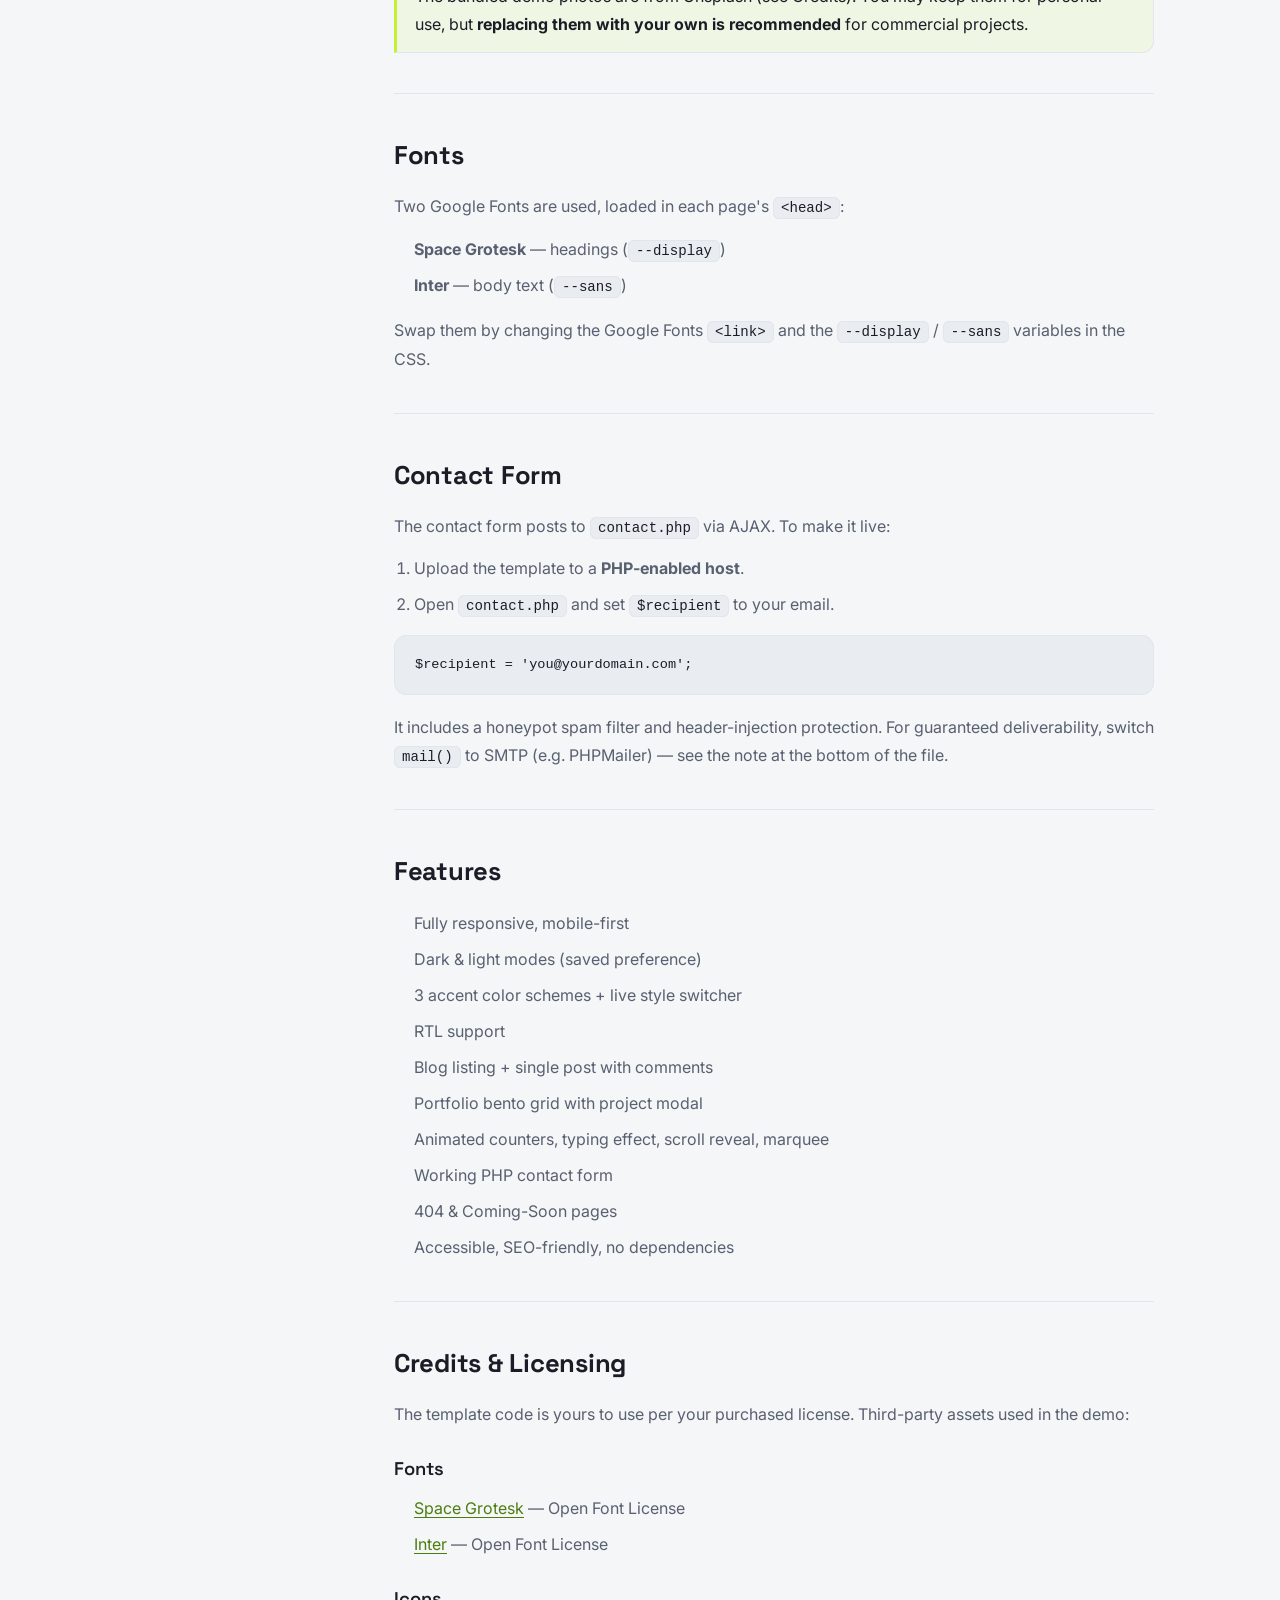
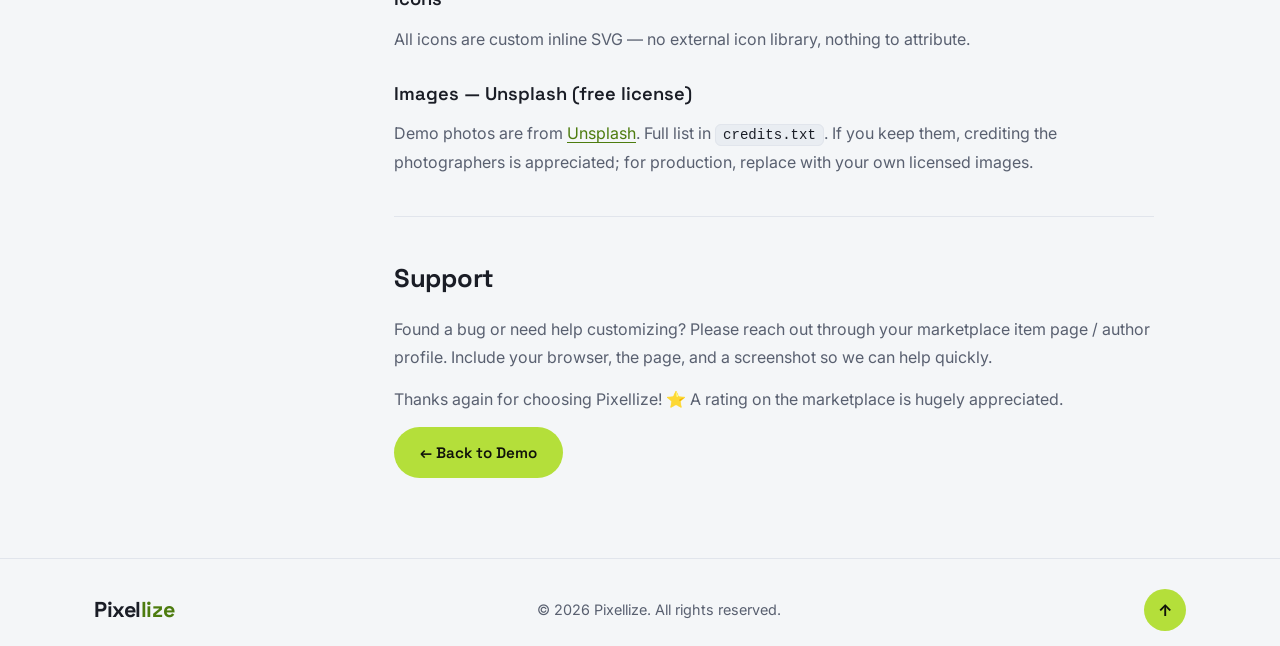
<file: documentation.html>
<!DOCTYPE html>
<html lang="en">
<head>
  <meta charset="UTF-8" />
  <meta name="viewport" content="width=device-width, initial-scale=1.0" />
  <meta name="robots" content="noindex" />
  <title>Documentation · Pixellize</title>

  <link rel="preconnect" href="https://fonts.googleapis.com" />
  <link rel="preconnect" href="https://fonts.gstatic.com" crossorigin />
  <link href="https://fonts.googleapis.com/css2?family=Inter:wght@400;500;600&family=Space+Grotesk:wght@400;500;600;700&display=swap" rel="stylesheet" />

  <link rel="icon" type="image/svg+xml" href="assets/favicon.svg" />
  <link rel="apple-touch-icon" href="assets/apple-touch-icon.png" />
  <meta name="theme-color" content="#c4f135" />
  <link rel="stylesheet" href="assets/css/style.css" />

  <script>
    (function () {
      try {
        var t = localStorage.getItem("theme") || (window.matchMedia("(prefers-color-scheme: light)").matches ? "light" : "dark");
        document.documentElement.setAttribute("data-theme", t);
      } catch (e) {}
    })();
  </script>

  <style>
    .docs-wrap { display: grid; grid-template-columns: 250px 1fr; gap: 50px; align-items: start; max-width: 1140px; margin: 0 auto; padding: 120px 24px 80px; }
    .docs-nav { position: sticky; top: 96px; display: grid; gap: 4px; }
    .docs-nav a { color: var(--muted); font-size: .92rem; padding: 8px 12px; border-radius: 8px; border-left: 2px solid transparent; transition: .2s; }
    .docs-nav a:hover { color: var(--text); background: var(--bg-alt); }
    .docs-main { max-width: 760px; }
    .docs-main h1 { font-family: var(--display); font-weight: 700; font-size: clamp(2rem, 5vw, 2.8rem); letter-spacing: -.02em; margin-bottom: 10px; }
    .docs-lead { color: var(--muted); font-size: 1.1rem; margin-bottom: 40px; }
    .docs-sec { padding-top: 40px; margin-top: 40px; border-top: 1px solid var(--border); }
    .docs-sec:first-of-type { border-top: none; margin-top: 0; }
    .docs-sec h2 { font-family: var(--display); font-weight: 700; font-size: 1.6rem; margin-bottom: 16px; letter-spacing: -.01em; }
    .docs-sec h3 { font-family: var(--display); font-weight: 600; font-size: 1.15rem; margin: 26px 0 10px; }
    .docs-sec p, .docs-sec li { color: var(--muted); line-height: 1.75; }
    .docs-sec p { margin-bottom: 14px; }
    .docs-sec ul, .docs-sec ol { margin: 0 0 16px 20px; display: grid; gap: 8px; }
    .docs-sec a:not(.btn) { color: var(--accent-ink); text-decoration: underline; text-underline-offset: 3px; }
    .docs-sec code { font-family: ui-monospace, Menlo, monospace; font-size: .88em; background: var(--bg-alt); border: 1px solid var(--border); border-radius: 6px; padding: 2px 7px; color: var(--text); }
    .docs-sec pre { background: var(--bg-alt); border: 1px solid var(--border); border-radius: 12px; padding: 18px 20px; overflow-x: auto; margin: 0 0 18px; }
    .docs-sec pre code { background: none; border: none; padding: 0; font-size: .85rem; line-height: 1.6; color: var(--text); display: block; white-space: pre; }
    .docs-note { background: color-mix(in srgb, var(--accent) 10%, transparent); border: 1px solid var(--border); border-left: 3px solid var(--accent); border-radius: 0 12px 12px 0; padding: 14px 18px; margin: 0 0 18px; }
    .docs-note p { margin: 0; color: var(--text); }
    .cred-list { font-size: .9rem; }
    .cred-list code { font-size: .82em; }
    @media (max-width: 860px) { .docs-wrap { grid-template-columns: 1fr; gap: 30px; } .docs-nav { position: static; display: flex; flex-wrap: wrap; } }
  </style>
</head>
<body>

  <header class="site-header scrolled" id="header">
    <div class="container nav-inner">
      <a href="index.html" class="brand">Pixel<span>lize</span></a>
      <nav class="nav" id="nav">
        <a href="index.html" class="nav-link">Live Demo</a>
        <button type="button" class="theme-toggle" id="themeToggle" aria-label="Toggle dark and light mode"><span class="ic-moon">☾</span><span class="ic-sun">☀</span></button>
        <a href="index.html#contact" class="btn btn-sm nav-cta">Support</a>
      </nav>
      <button type="button" class="nav-toggle" id="navToggle" aria-label="Toggle menu" aria-expanded="false"><span></span><span></span><span></span></button>
    </div>
  </header>

  <div class="docs-wrap">
    <aside class="docs-nav">
      <a href="#intro">Introduction</a>
      <a href="#start">Getting Started</a>
      <a href="#structure">Folder Structure</a>
      <a href="#pages">Pages</a>
      <a href="#colors">Colors &amp; Theme</a>
      <a href="#content">Text &amp; Content</a>
      <a href="#images">Images</a>
      <a href="#fonts">Fonts</a>
      <a href="#form">Contact Form</a>
      <a href="#features">Features</a>
      <a href="#credits">Credits &amp; Licensing</a>
      <a href="#support">Support</a>
    </aside>

    <main class="docs-main">
      <h1>Pixellize Documentation</h1>
      <p class="docs-lead">Thank you for purchasing <strong>Pixellize — Personal Portfolio HTML Template</strong>. This guide covers setup, structure and customization. If anything is unclear, reach out via the support section below.</p>

      <section class="docs-sec" id="intro">
        <h2>Introduction</h2>
        <p>Pixellize is a modern, fully responsive one-page portfolio template built with clean HTML5, CSS3 (custom properties) and vanilla JavaScript — <strong>no build tools or frameworks required</strong>. It ships with dark/light modes, three accent color schemes, RTL support, a blog, and bonus pages.</p>
      </section>

      <section class="docs-sec" id="start">
        <h2>Getting Started</h2>
        <p>No installation or compilation is needed. To preview locally:</p>
        <ol>
          <li>Unzip the downloaded package.</li>
          <li>Open <code>index.html</code> directly in a browser, <em>or</em> — recommended, so images and the contact form load correctly — run a tiny local server from the project root:</li>
        </ol>
        <pre><code># Python 3
python3 -m http.server 8000

# or Node
npx serve .</code></pre>
        <p>Then visit <code>http://localhost:8000</code>.</p>
        <div class="docs-note"><p>Opening files with <code>file://</code> can block the Google Fonts / contact form. Use a local server or upload to a host.</p></div>
      </section>

      <section class="docs-sec" id="structure">
        <h2>Folder Structure</h2>
        <pre><code>pixellize/
├── index.html            Main one-page portfolio
├── blog.html             Blog listing (search + categories + sidebar)
├── blog-single.html      Single article (share + comments)
├── 404.html              404 error page
├── coming-soon.html      Coming-soon page (countdown)
├── documentation.html    This file
├── contact.php           Contact form mailer (PHP)
├── credits.txt           Image / font credits
└── assets/
    ├── css/style.css     All styles
    ├── js/main.js        All scripts (vanilla JS)
    ├── favicon.svg       Favicons + app icons
    └── images/           All images (swap with your own)</code></pre>
      </section>

      <section class="docs-sec" id="pages">
        <h2>Pages</h2>
        <ul>
          <li><strong>index.html</strong> — Hero, Clients marquee, About, Services, Process, Portfolio (bento + modal), Stats, Pricing (monthly/yearly), Testimonials, FAQ, Blog, Contact.</li>
          <li><strong>blog.html</strong> — Featured post, category filter, live search, sidebar widgets, pagination.</li>
          <li><strong>blog-single.html</strong> — Full article, share buttons, nested comments, comment form.</li>
          <li><strong>404.html</strong> &amp; <strong>coming-soon.html</strong> — bonus pages (linked from the header "Pages" menu).</li>
        </ul>
      </section>

      <section class="docs-sec" id="colors">
        <h2>Colors &amp; Theme</h2>
        <p>All colors are CSS custom properties defined at the top of <code>assets/css/style.css</code> under <code>:root</code>. To rebrand, change these values once:</p>
        <pre><code>:root {
  --accent:      #c4f135;  /* main brand color   */
  --accent-2:    #a3e635;  /* gradient partner   */
  --accent-deep: #4d7c0f;  /* accent text on light bg */
  --on-accent:   #10120a;  /* text on accent fills */
  --bg:          #0d0e12;  /* page background    */
  --text:        #e7e9ee;  /* body text          */
}</code></pre>
        <h3>Dark / Light mode</h3>
        <p>The moon/sun button in the header toggles modes; the choice is saved in <code>localStorage</code>. Light-mode values live under <code>:root[data-theme="light"]</code>.</p>
        <h3>Accent color schemes</h3>
        <p>The floating palette switcher (bottom-left) offers Lime, Blue and Purple — defined under <code>:root[data-accent="blue"]</code> / <code>["purple"]</code>. Add your own scheme the same way, or delete the <code>.style-switcher</code> block from each page if you want a single fixed color.</p>
        <h3>RTL</h3>
        <p>Add <code>dir="rtl"</code> to the <code>&lt;html&gt;</code> tag (or use the switcher's RTL button) for right-to-left languages.</p>
      </section>

      <section class="docs-sec" id="content">
        <h2>Text &amp; Content</h2>
        <p>All text is plain HTML — edit it directly in each <code>.html</code> file. The brand name "Pixellize" appears in the header/footer as <code>Pixel&lt;span&gt;lize&lt;/span&gt;</code> (the span is the accent-colored part). Names, stats, prices, FAQ and blog content are all inline and clearly labeled by section comments like <code>&lt;!-- ===== About ===== --&gt;</code>.</p>
      </section>

      <section class="docs-sec" id="images">
        <h2>Images</h2>
        <p>Replace files in <code>assets/images/</code> with your own, keeping the same filenames (or update the <code>src</code> in the HTML). Each <code>&lt;img&gt;</code> has <code>width</code> and <code>height</code> attributes for layout stability — update them to your image's real ratio if it differs.</p>
        <div class="docs-note"><p>The bundled demo photos are from Unsplash (see Credits). You may keep them for personal use, but <strong>replacing them with your own is recommended</strong> for commercial projects.</p></div>
      </section>

      <section class="docs-sec" id="fonts">
        <h2>Fonts</h2>
        <p>Two Google Fonts are used, loaded in each page's <code>&lt;head&gt;</code>:</p>
        <ul>
          <li><strong>Space Grotesk</strong> — headings (<code>--display</code>)</li>
          <li><strong>Inter</strong> — body text (<code>--sans</code>)</li>
        </ul>
        <p>Swap them by changing the Google Fonts <code>&lt;link&gt;</code> and the <code>--display</code> / <code>--sans</code> variables in the CSS.</p>
      </section>

      <section class="docs-sec" id="form">
        <h2>Contact Form</h2>
        <p>The contact form posts to <code>contact.php</code> via AJAX. To make it live:</p>
        <ol>
          <li>Upload the template to a <strong>PHP-enabled host</strong>.</li>
          <li>Open <code>contact.php</code> and set <code>$recipient</code> to your email.</li>
        </ol>
        <pre><code>$recipient = 'you@yourdomain.com';</code></pre>
        <p>It includes a honeypot spam filter and header-injection protection. For guaranteed deliverability, switch <code>mail()</code> to SMTP (e.g. PHPMailer) — see the note at the bottom of the file.</p>
      </section>

      <section class="docs-sec" id="features">
        <h2>Features</h2>
        <ul>
          <li>Fully responsive, mobile-first</li>
          <li>Dark &amp; light modes (saved preference)</li>
          <li>3 accent color schemes + live style switcher</li>
          <li>RTL support</li>
          <li>Blog listing + single post with comments</li>
          <li>Portfolio bento grid with project modal</li>
          <li>Animated counters, typing effect, scroll reveal, marquee</li>
          <li>Working PHP contact form</li>
          <li>404 &amp; Coming-Soon pages</li>
          <li>Accessible, SEO-friendly, no dependencies</li>
        </ul>
      </section>

      <section class="docs-sec" id="credits">
        <h2>Credits &amp; Licensing</h2>
        <p>The template code is yours to use per your purchased license. Third-party assets used in the demo:</p>
        <h3>Fonts</h3>
        <ul>
          <li><a href="https://fonts.google.com/specimen/Space+Grotesk" target="_blank" rel="noopener">Space Grotesk</a> — Open Font License</li>
          <li><a href="https://fonts.google.com/specimen/Inter" target="_blank" rel="noopener">Inter</a> — Open Font License</li>
        </ul>
        <h3>Icons</h3>
        <p>All icons are custom inline SVG — no external icon library, nothing to attribute.</p>
        <h3>Images — Unsplash (free license)</h3>
        <p>Demo photos are from <a href="https://unsplash.com" target="_blank" rel="noopener">Unsplash</a>. Full list in <code>credits.txt</code>. If you keep them, crediting the photographers is appreciated; for production, replace with your own licensed images.</p>
      </section>

      <section class="docs-sec" id="support">
        <h2>Support</h2>
        <p>Found a bug or need help customizing? Please reach out through your marketplace item page / author profile. Include your browser, the page, and a screenshot so we can help quickly.</p>
        <p>Thanks again for choosing Pixellize! ⭐ A rating on the marketplace is hugely appreciated.</p>
        <a href="index.html" class="btn">← Back to Demo</a>
      </section>
    </main>
  </div>

  <footer class="site-footer">
    <div class="container footer-inner">
      <a href="index.html" class="brand">Pixel<span>lize</span></a>
      <p>© <span id="year"></span> Pixellize. All rights reserved.</p>
      <a href="#" class="to-top" aria-label="Back to top">↑</a>
    </div>
  </footer>

  <script src="assets/js/main.js"></script>
</body>
</html>
</file>
<file: assets/css/style.css>
/* ============================================================
   Personala — Developer Portfolio
   Author: Alex Carter
   Theme: Dark + Lime accent
   ============================================================ */

/* ---------- Tokens ---------- */
:root {
  --bg:        #0d0e12;
  --bg-alt:    #121319;
  --card:      #171922;
  --border:    #262935;
  --text:      #e7e9ee;
  --muted:     #9aa0ad;
  --accent:    #c4f135;
  --accent-2:  #a3e635;
  --accent-deep: #4d7c0f; /* darker accent for text on light bg */
  --accent-soft: #b4df3a; /* slightly deeper accent for light-mode fills */
  --on-accent: #10120a;   /* text/icon color on top of accent fills */
  --accent-ink: var(--accent); /* accent used as TEXT color (bright in dark) */
  --shadow:    0 40px 80px -30px rgba(0,0,0,.7);
  --radius:    16px;
  --radius-sm: 10px;
  --maxw:      1140px;
  --gap:       28px;
  --ease:      cubic-bezier(.22,.61,.36,1);
  --sans:      "Inter", system-ui, sans-serif;
  --display:   "Space Grotesk", system-ui, sans-serif;
}

/* ---------- Light theme ---------- */
:root[data-theme="light"] {
  --bg:        #f6f7f9;
  --bg-alt:    #eceff3;
  --card:      #ffffff;
  --border:    #e4e7ee;
  --text:      #14161d;
  --muted:     #5c6473;
  --accent-ink: var(--accent-deep); /* readable accent text on light bg */
  --shadow:    0 30px 60px -28px rgba(20,22,29,.25);
}

/* ---------- Accent color schemes (style switcher) ---------- */
:root[data-accent="blue"] {
  --accent: #4d8dff; --accent-2: #74a6ff; --accent-deep: #2f6fe0; --accent-soft: #4d8dff; --on-accent: #ffffff;
}
:root[data-accent="purple"] {
  --accent: #a97bff; --accent-2: #c0a0ff; --accent-deep: #7c4ddb; --accent-soft: #a97bff; --on-accent: #ffffff;
}

/* ---------- Reset ---------- */
*, *::before, *::after { box-sizing: border-box; margin: 0; padding: 0; }
html { scroll-behavior: smooth; }
body {
  font-family: var(--sans);
  background: var(--bg);
  color: var(--text);
  line-height: 1.65;
  -webkit-font-smoothing: antialiased;
  overflow-x: hidden;
  transition: background .3s var(--ease), color .3s var(--ease);
}
img { max-width: 100%; height: auto; display: block; }
a { color: inherit; text-decoration: none; }
ul { list-style: none; }
button { font-family: inherit; cursor: pointer; border: none; background: none; }

/* ---------- Layout ---------- */
.container { width: 100%; max-width: var(--maxw); margin-inline: auto; padding-inline: 24px; }
.section { padding: 96px 0; }
.section-alt { background: var(--bg-alt); }

.grid { display: grid; gap: var(--gap); }
.grid-3 { grid-template-columns: repeat(3, 1fr); }

.section-head { text-align: center; max-width: 640px; margin: 0 auto 56px; }
.eyebrow {
  font-family: var(--display);
  color: var(--accent-ink);
  font-weight: 600;
  letter-spacing: .08em;
  text-transform: uppercase;
  font-size: .8rem;
  margin-bottom: 12px;
}
.section-title {
  font-family: var(--display);
  font-weight: 700;
  font-size: clamp(1.8rem, 4vw, 2.6rem);
  line-height: 1.15;
  letter-spacing: -.02em;
}

/* ---------- Buttons ---------- */
.btn {
  display: inline-flex;
  align-items: center;
  justify-content: center;
  gap: 8px;
  font-family: var(--display);
  font-weight: 600;
  font-size: .95rem;
  padding: 13px 26px;
  border-radius: 999px;
  background: var(--accent);
  color: var(--on-accent);
  transition: transform .25s var(--ease), box-shadow .25s var(--ease), background .25s;
}
.btn:hover { transform: translateY(-2px); box-shadow: 0 10px 30px -8px rgba(196,241,53,.5); }
.btn-ghost { background: transparent; color: var(--text); border: 1px solid var(--border); }
.btn-ghost:hover { border-color: var(--accent-ink); color: var(--accent-ink); box-shadow: none; }
.btn-sm { padding: 9px 18px; font-size: .85rem; }
.btn-block { width: 100%; }

/* ---------- Header ---------- */
.site-header {
  position: fixed; inset: 0 0 auto 0; z-index: 50;
  transition: background .3s, border-color .3s, backdrop-filter .3s;
  border-bottom: 1px solid transparent;
}
.site-header.scrolled {
  background: rgba(13,14,18,.8);
  -webkit-backdrop-filter: blur(12px); backdrop-filter: blur(12px);
  border-bottom-color: var(--border);
}
.nav-inner { display: flex; align-items: center; justify-content: space-between; height: 72px; }
.brand { font-family: var(--display); font-weight: 700; font-size: 1.35rem; letter-spacing: -.02em; }
.brand span { color: var(--accent-ink); }
.nav { display: flex; align-items: center; gap: 28px; }
.nav-link {
  font-size: .92rem; color: var(--muted); font-weight: 500;
  position: relative; transition: color .2s;
}
.nav-link::after {
  content: ""; position: absolute; left: 0; bottom: -6px; height: 2px; width: 0;
  background: var(--accent); transition: width .25s var(--ease);
}
.nav-link:hover { color: var(--text); }
.nav-link:hover::after { width: 100%; }
.nav-cta { color: var(--on-accent); }

.nav-toggle { display: none; flex-direction: column; gap: 5px; padding: 8px; }
.nav-toggle span { width: 24px; height: 2px; background: var(--text); transition: .3s var(--ease); }
.nav-toggle.open span:nth-child(1) { transform: translateY(7px) rotate(45deg); }
.nav-toggle.open span:nth-child(2) { opacity: 0; }
.nav-toggle.open span:nth-child(3) { transform: translateY(-7px) rotate(-45deg); }

/* ---------- Hero ---------- */
.hero {
  padding-top: 150px; padding-bottom: 80px;
  position: relative; overflow: hidden;
  background:
    radial-gradient(55% 50% at 82% 8%, color-mix(in srgb, var(--accent) 12%, transparent), transparent 70%),
    radial-gradient(45% 40% at 8% 92%, rgba(163,230,53,.08), transparent 70%);
}
/* dotted grid backdrop */
.hero-bg {
  position: absolute; inset: 0; z-index: 0; pointer-events: none;
  background-image: radial-gradient(var(--border) 1.1px, transparent 1.1px);
  background-size: 26px 26px;
  -webkit-mask-image: radial-gradient(70% 60% at 50% 40%, #000 0%, transparent 75%);
          mask-image: radial-gradient(70% 60% at 50% 40%, #000 0%, transparent 75%);
  opacity: .55;
}
.hero-grid { position: relative; z-index: 1; display: grid; grid-template-columns: 1.05fr .95fr; align-items: center; gap: 48px; }

.hero-chip {
  display: inline-flex; align-items: center; gap: 9px;
  font-family: var(--display); font-weight: 500; font-size: .85rem; color: var(--text);
  background: var(--card); border: 1px solid var(--border); padding: 8px 16px; border-radius: 999px;
  margin-bottom: 22px;
}
.hero-dot { width: 8px; height: 8px; border-radius: 50%; background: var(--accent); box-shadow: 0 0 0 0 rgba(196,241,53,.6); animation: dotPulse 1.8s infinite; }
@keyframes dotPulse { 0% { box-shadow: 0 0 0 0 rgba(196,241,53,.55); } 70% { box-shadow: 0 0 0 7px rgba(196,241,53,0); } 100% { box-shadow: 0 0 0 0 rgba(196,241,53,0); } }

.hero-title {
  font-family: var(--display); font-weight: 700;
  font-size: clamp(2.6rem, 6vw, 4.4rem); line-height: 1.04; letter-spacing: -.03em; margin-bottom: 10px;
}
.hero-name {
  background: linear-gradient(100deg, var(--accent-2), var(--accent));
  -webkit-background-clip: text; background-clip: text; color: transparent;
}
.hero-role { font-family: var(--display); font-weight: 500; font-size: clamp(1.2rem, 3vw, 1.7rem); color: var(--muted); }
.typed { color: var(--accent-ink); }
.cursor { color: var(--accent-ink); animation: blink 1s step-end infinite; font-weight: 400; }
@keyframes blink { 50% { opacity: 0; } }
.hero-text { color: var(--muted); max-width: 46ch; margin: 20px 0 30px; }
.hero-actions { display: flex; gap: 14px; flex-wrap: wrap; }

.hero-media { position: relative; justify-self: center; }
.hero-photo {
  position: relative; z-index: 1;
  width: min(380px, 80vw); aspect-ratio: 4/5; border-radius: 26px; overflow: hidden;
  border: 1px solid var(--border); box-shadow: var(--shadow);
}
.hero-photo img { width: 100%; height: 100%; object-fit: cover; }
/* offset accent panel behind photo */
.hero-media::before {
  content: ""; position: absolute; z-index: 0; inset: 24px -22px -22px 24px;
  border-radius: 26px; background: linear-gradient(135deg, var(--accent), var(--accent-2));
  opacity: .9;
}

.hero-badge {
  position: absolute; z-index: 2; bottom: 20px; left: -20px;
  display: inline-flex; align-items: center; gap: 8px;
  background: var(--accent); color: var(--on-accent); font-family: var(--display); font-weight: 600;
  font-size: .82rem; padding: 10px 16px; border-radius: 999px;
  box-shadow: 0 12px 30px -10px rgba(196,241,53,.6);
}
.hero-badge .hero-dot { background: var(--on-accent); }

.hero-float {
  position: absolute; z-index: 2; display: inline-flex; align-items: center;
  font-family: var(--display); font-weight: 600; font-size: .78rem; color: var(--text);
  background: var(--card); border: 1px solid var(--border); padding: 9px 14px; border-radius: 12px;
  box-shadow: 0 14px 30px -14px rgba(0,0,0,.4);
  animation: floaty 4s ease-in-out infinite;
}
.hero-float-tech { top: 18px; right: -26px; }
.hero-float-rating { top: 44%; left: -44px; animation-delay: 1.2s; }
.hero-float-rating { color: var(--accent-ink); }
@keyframes floaty { 50% { transform: translateY(-10px); } }

@media (prefers-reduced-motion: reduce) {
  .hero-float, .hero-dot { animation: none; }
}

/* ---------- About ---------- */
.about-grid { display: grid; grid-template-columns: .92fr 1.08fr; gap: 64px; align-items: center; }

.about-media { position: relative; }
.about-photo {
  position: relative; z-index: 1; border-radius: var(--radius); overflow: hidden;
  border: 1px solid var(--border); box-shadow: var(--shadow);
}
.about-photo img { aspect-ratio: 4/5; object-fit: cover; width: 100%; display: block; }
.about-media::before {
  content: ""; position: absolute; z-index: 0; inset: -18px 26px 26px -18px;
  border-radius: var(--radius); background: linear-gradient(135deg, var(--accent), var(--accent-2)); opacity: .9;
}
.about-badge {
  position: absolute; z-index: 2; right: -16px; bottom: 30px;
  display: flex; align-items: center; gap: 12px;
  background: var(--accent); color: var(--on-accent); border-radius: 16px; padding: 14px 20px;
  box-shadow: 0 16px 36px -14px rgba(196,241,53,.6);
}
.about-badge strong { font-family: var(--display); font-weight: 700; font-size: 2.4rem; line-height: 1; }
.about-badge strong span { font-size: 1.4rem; vertical-align: top; }
.about-badge em { font-style: normal; font-family: var(--display); font-weight: 600; font-size: .82rem; line-height: 1.25; }

.about-copy p { color: var(--muted); margin: 18px 0 0; }
.about-copy .section-title { margin-bottom: 4px; }

.about-info { display: grid; grid-template-columns: 1fr 1fr; gap: 16px 24px; margin: 26px 0 28px; }
.about-info li { display: flex; flex-direction: column; gap: 3px; padding-left: 14px; border-left: 2px solid var(--accent); }
.about-info span { color: var(--muted); font-family: var(--display); font-size: .72rem; text-transform: uppercase; letter-spacing: .06em; }
.about-info strong { font-family: var(--display); font-weight: 600; font-size: .98rem; color: var(--text); }

.about-actions { display: flex; gap: 14px; flex-wrap: wrap; margin-top: 4px; }

.skill-list { margin: 0 0 28px; display: grid; gap: 18px; }
.skill-list li { display: grid; grid-template-columns: 1fr auto; row-gap: 8px; align-items: center; }
.skill-list span { font-weight: 500; font-size: .92rem; }
.skill-list em { font-family: var(--display); color: var(--accent-ink); font-style: normal; font-size: .85rem; }
.skill-list i {
  grid-column: 1 / -1; height: 6px; border-radius: 999px; background: var(--border); position: relative; overflow: hidden;
}
.skill-list i::after {
  content: ""; position: absolute; inset: 0; width: 0; background: linear-gradient(90deg, var(--accent-2), var(--accent));
  border-radius: 999px; transition: width 1.1s var(--ease);
}
.skill-list i.filled::after { width: var(--w); }

/* ---------- Cards (Services) ---------- */
.card {
  background: var(--card); border: 1px solid var(--border); border-radius: var(--radius);
  padding: 32px 28px; transition: transform .3s var(--ease), border-color .3s, background .3s;
}
.card:hover { transform: translateY(-6px); border-color: var(--accent-ink); }
.card-icon {
  width: 52px; height: 52px; border-radius: 14px; display: grid; place-items: center;
  background: color-mix(in srgb, var(--accent) 12%, transparent); color: var(--accent-ink); font-family: var(--display);
  font-weight: 700; font-size: 1.3rem; margin-bottom: 20px;
}
.card h3 { font-family: var(--display); font-size: 1.2rem; margin-bottom: 10px; }
.card p { color: var(--muted); font-size: .95rem; }

/* ---------- Portfolio ---------- */
.filters { display: flex; justify-content: center; gap: 10px; flex-wrap: wrap; margin-bottom: 44px; }
.filter {
  font-family: var(--display); font-weight: 500; font-size: .9rem; color: var(--muted);
  padding: 9px 20px; border-radius: 999px; border: 1px solid var(--border); transition: .25s var(--ease);
}
.filter:hover { color: var(--text); }
.filter.is-active { background: var(--accent); color: var(--on-accent); border-color: var(--accent-ink); }

.work { position: relative; border-radius: var(--radius); overflow: hidden; border: 1px solid var(--border); display: block; }
.work img { aspect-ratio: 4/3; object-fit: cover; width: 100%; transition: transform .5s var(--ease); }
.work:hover img { transform: scale(1.06); }
.work-info {
  position: absolute; inset: auto 0 0 0; padding: 22px;
  background: linear-gradient(to top, rgba(13,14,18,.92), transparent);
  transform: translateY(14px); opacity: 0; transition: .35s var(--ease);
}
.work:hover .work-info { transform: translateY(0); opacity: 1; }
.work-info span { color: var(--accent); font-size: .78rem; font-family: var(--display); text-transform: uppercase; letter-spacing: .06em; }
.work-info h3 { font-family: var(--display); font-size: 1.2rem; margin-top: 4px; color: #fff; }
.work.hide { display: none; }

/* ---------- Testimonials ---------- */
.slider { max-width: 760px; margin: 0 auto; overflow: hidden; }
.slides { display: flex; transition: transform .5s var(--ease); }
.slide { min-width: 100%; text-align: center; padding: 10px 20px; }
.slide blockquote {
  font-family: var(--display); font-weight: 500; font-size: clamp(1.15rem, 2.4vw, 1.6rem);
  line-height: 1.5; letter-spacing: -.01em;
}
.slide figcaption { display: flex; align-items: center; justify-content: center; gap: 14px; margin-top: 28px; }
.slide figcaption img { width: 52px; height: 52px; border-radius: 50%; object-fit: cover; border: 2px solid var(--accent); }
.slide figcaption span { text-align: left; font-size: .9rem; color: var(--muted); display: grid; }
.slide figcaption strong { color: var(--text); font-family: var(--display); }
.slider-dots { display: flex; justify-content: center; gap: 10px; margin-top: 34px; }
.slider-dots button { width: 10px; height: 10px; border-radius: 50%; background: var(--border); transition: .25s; }
.slider-dots button.active { background: var(--accent); width: 26px; border-radius: 999px; }

/* ---------- Blog ---------- */
.post { background: var(--card); border: 1px solid var(--border); border-radius: var(--radius); overflow: hidden; transition: transform .3s var(--ease), border-color .3s; }
.post:hover { transform: translateY(-6px); border-color: var(--accent-ink); }
.post-img img { aspect-ratio: 16/10; object-fit: cover; width: 100%; transition: transform .5s var(--ease); }
.post:hover .post-img img { transform: scale(1.05); }
.post-body { padding: 24px; }
.post-meta { color: var(--accent-ink); font-size: .78rem; font-family: var(--display); text-transform: uppercase; letter-spacing: .05em; }
.post-body h3 { font-family: var(--display); font-size: 1.18rem; margin: 10px 0; line-height: 1.3; }
.post-body h3 a { transition: color .2s; }
.post-body h3 a:hover { color: var(--accent-ink); }
.post-body p { color: var(--muted); font-size: .92rem; }

/* ---------- Contact ---------- */
.contact-grid { display: grid; grid-template-columns: 1fr 1.1fr; gap: 56px; align-items: start; }
.contact-copy p { color: var(--muted); margin: 14px 0 26px; }
.contact-list { display: grid; gap: 18px; margin-bottom: 28px; }
.contact-list li { display: grid; }
.contact-list strong { font-family: var(--display); font-size: .8rem; text-transform: uppercase; letter-spacing: .06em; color: var(--muted); }
.contact-list a, .contact-list span { font-size: 1.05rem; transition: color .2s; }
.contact-list a:hover { color: var(--accent-ink); }
.socials { display: flex; gap: 12px; }
.socials a {
  width: 42px; height: 42px; border-radius: 50%; border: 1px solid var(--border);
  display: grid; place-items: center; font-family: var(--display); font-size: .85rem; transition: .25s var(--ease);
}
.socials a:hover { background: var(--accent); color: var(--on-accent); border-color: var(--accent-ink); transform: translateY(-3px); }

.contact-form { background: var(--card); border: 1px solid var(--border); border-radius: var(--radius); padding: 34px; display: grid; gap: 20px; }
.field { position: relative; }
.field input, .field textarea {
  width: 100%; background: var(--bg); border: 1px solid var(--border); border-radius: var(--radius-sm);
  color: var(--text); font-family: inherit; font-size: .95rem; padding: 16px 16px 14px; resize: vertical;
  transition: border-color .25s;
}
.field textarea { min-height: 120px; }
.field input:focus, .field textarea:focus { outline: none; border-color: var(--accent-ink); }
.field label {
  position: absolute; left: 14px; top: 15px; color: var(--muted); font-size: .95rem;
  pointer-events: none; transition: .2s var(--ease); padding: 0 4px; background: var(--card);
}
.field input:focus + label, .field input:not(:placeholder-shown) + label,
.field textarea:focus + label, .field textarea:not(:placeholder-shown) + label {
  top: -9px; font-size: .75rem; color: var(--accent-ink);
}
.field.error input, .field.error textarea { border-color: #ff5b5b; }
.form-note { font-size: .9rem; min-height: 1.2em; }
.form-note.ok { color: var(--accent-ink); }
.form-note.err { color: #ff5b5b; }

/* ---------- Footer ---------- */
.site-footer { border-top: 1px solid var(--border); padding: 30px 0; }
.footer-inner { display: flex; align-items: center; justify-content: space-between; gap: 16px; flex-wrap: wrap; }
.footer-inner p { color: var(--muted); font-size: .9rem; }
.to-top {
  width: 42px; height: 42px; border-radius: 50%; background: var(--accent); color: var(--on-accent);
  display: grid; place-items: center; font-weight: 700; transition: transform .25s var(--ease);
}
.to-top:hover { transform: translateY(-4px); }

/* ---------- Reveal animation ---------- */
.reveal { opacity: 0; transform: translateY(28px); transition: opacity .7s var(--ease), transform .7s var(--ease); }
.reveal.in { opacity: 1; transform: none; }

/* ---------- Responsive ---------- */
@media (max-width: 920px) {
  .grid-3 { grid-template-columns: repeat(2, 1fr); }
  .hero-grid, .about-grid, .contact-grid { grid-template-columns: 1fr; }
  .hero-grid { text-align: center; }
  .hero-text { margin-inline: auto; }
  .hero-actions { justify-content: center; }
  .hero-media { order: -1; }
  .about-media { max-width: 480px; margin-inline: auto; }
}
@media (max-width: 640px) {
  .section { padding: 72px 0; }
  .grid-3 { grid-template-columns: 1fr; }
  .nav-toggle { display: flex; }
  .nav {
    position: fixed; inset: 72px 0 auto 0; flex-direction: column; align-items: stretch;
    gap: 0; background: var(--bg-alt); border-bottom: 1px solid var(--border);
    padding: 12px 24px 24px; transform: translateY(-120%); transition: transform .35s var(--ease);
  }
  .nav.open { transform: translateY(0); }
  .nav-link { padding: 14px 0; border-bottom: 1px solid var(--border); }
  .nav-link::after { display: none; }
  .nav-cta { margin-top: 14px; text-align: center; }
}

@media (prefers-reduced-motion: reduce) {
  * { animation: none !important; transition: none !important; scroll-behavior: auto !important; }
  .reveal { opacity: 1; transform: none; }
}

/* ---------- Theme toggle ---------- */
.theme-toggle {
  width: 40px; height: 40px; border-radius: 50%; border: 1px solid var(--border);
  display: grid; place-items: center; color: var(--text); font-size: 1rem;
  transition: border-color .25s var(--ease), color .25s var(--ease), transform .25s var(--ease);
}
.theme-toggle:hover { border-color: var(--accent); color: var(--accent-ink); transform: translateY(-2px); }
.theme-toggle .ic-sun { display: none; }
:root[data-theme="light"] .theme-toggle .ic-sun  { display: block; }
:root[data-theme="light"] .theme-toggle .ic-moon { display: none; }

/* Light-mode glass header */
:root[data-theme="light"] .site-header.scrolled { background: rgba(246,247,249,.8); }

/* ---------- Cursor follower (desktop only) ---------- */
.cursor-ring {
  position: fixed; left: 0; top: 0; width: 34px; height: 34px;
  margin: -17px 0 0 -17px; border: 1.5px solid var(--accent); border-radius: 50%;
  pointer-events: none; z-index: 9999; opacity: 0;
  transition: width .25s var(--ease), height .25s var(--ease), margin .25s var(--ease), opacity .3s;
  will-change: transform;
}
.cursor-ring.show { opacity: .7; }
.cursor-ring.hovering { width: 54px; height: 54px; margin: -27px 0 0 -27px; opacity: 1; }
@media (hover: none), (pointer: coarse) { .cursor-ring { display: none; } }

/* ============================================================
   Added sections: preloader, clients, process, stats, pricing, faq
   ============================================================ */

/* ---------- Preloader ---------- */
.preloader {
  position: fixed; inset: 0; z-index: 9998; display: grid; place-items: center;
  background: var(--bg); transition: opacity .5s var(--ease), visibility .5s;
}
.preloader.hidden { opacity: 0; visibility: hidden; }
.loader { display: flex; gap: 10px; }
.loader span {
  width: 14px; height: 14px; border-radius: 50%; background: var(--accent);
  animation: bounce 1.2s infinite ease-in-out both;
}
.loader span:nth-child(1) { animation-delay: -.24s; }
.loader span:nth-child(2) { animation-delay: -.12s; }
@keyframes bounce { 0%, 80%, 100% { transform: scale(.4); opacity: .5; } 40% { transform: scale(1); opacity: 1; } }

/* ---------- Clients / logo strip ---------- */
.clients { padding: 40px 0; border-bottom: 1px solid var(--border); }
.clients-label { text-align: center; color: var(--muted); font-size: .85rem; letter-spacing: .04em; margin-bottom: 26px; }

/* auto-scrolling marquee */
.marquee {
  overflow: hidden;
  -webkit-mask-image: linear-gradient(90deg, transparent, #000 8%, #000 92%, transparent);
          mask-image: linear-gradient(90deg, transparent, #000 8%, #000 92%, transparent);
}
.marquee-track {
  display: flex; align-items: center; width: max-content; gap: 56px;
  animation: marquee 34s linear infinite;
}
.marquee:hover .marquee-track { animation-play-state: paused; }
@keyframes marquee { to { transform: translateX(-50%); } }

.client-logo {
  display: inline-flex; align-items: center; gap: 11px; white-space: nowrap;
  font-family: var(--display); font-weight: 600; font-size: 1.2rem; color: var(--muted);
  opacity: .7; transition: color .25s, opacity .25s;
}
.client-logo:hover { color: var(--accent-ink); opacity: 1; }
.logo-mark { width: 26px; height: 26px; flex: none; }

@media (prefers-reduced-motion: reduce) {
  .marquee-track { animation: none; flex-wrap: wrap; justify-content: center; width: auto; }
  .marquee { -webkit-mask-image: none; mask-image: none; }
}

/* ---------- Process / timeline ---------- */
.timeline { display: grid; grid-template-columns: repeat(4, 1fr); gap: 24px; counter-reset: step; position: relative; }
.timeline::before {
  content: ""; position: absolute; top: 26px; left: 10%; right: 10%; height: 2px; z-index: 0;
  background: linear-gradient(90deg,
    var(--border) 0%, var(--border) 38%, var(--accent) 50%, var(--border) 62%, var(--border) 100%);
  background-size: 220% 100%;
  animation: lineFlow 3.2s linear infinite;
}
@keyframes lineFlow { from { background-position: 100% 0; } to { background-position: -100% 0; } }
.timeline li {
  position: relative; z-index: 1; text-align: center; padding: 0 10px;
  list-style: none;
}
.timeline .step {
  display: grid; place-items: center; width: 54px; height: 54px; margin: 0 auto 18px;
  border-radius: 50%; background: var(--card); border: 2px solid var(--accent);
  font-family: var(--display); font-weight: 700; color: var(--accent-ink); font-size: 1.1rem;
}
.timeline h3 { font-family: var(--display); font-size: 1.15rem; margin-bottom: 8px; }
.timeline p { color: var(--muted); font-size: .92rem; }

/* ---------- Stats band ---------- */
.stats-band {
  position: relative; padding: 80px 0; background: url("../images/stats-bg.jpg") center/cover fixed no-repeat;
}
.stats-band::before { content: ""; position: absolute; inset: 0; background: rgba(8,9,12,.82); }
.stats-band-inner { position: relative; display: grid; grid-template-columns: repeat(4, 1fr); gap: 24px; text-align: center; }
.stats-band .stat strong { font-family: var(--display); font-size: clamp(2.2rem, 5vw, 3rem); color: #fff; display: block; line-height: 1; }
.stats-band .stat span { color: rgba(255,255,255,.72); font-size: .9rem; margin-top: 8px; display: block; }

/* ---------- Pricing ---------- */
.pricing-grid { align-items: stretch; }
.price-card {
  position: relative; background: var(--card); border: 1px solid var(--border); border-radius: var(--radius);
  padding: 36px 30px; display: flex; flex-direction: column;
  transition: transform .3s var(--ease), border-color .3s;
}
.price-card:hover { transform: translateY(-6px); border-color: var(--accent); }
.price-card.featured { border-color: var(--accent); box-shadow: 0 30px 60px -30px rgba(196,241,53,.3); }
.price-card .badge {
  position: absolute; top: -13px; left: 50%; transform: translateX(-50%);
  background: var(--accent); color: var(--on-accent); font-family: var(--display); font-weight: 600;
  font-size: .75rem; padding: 6px 16px; border-radius: 999px; white-space: nowrap;
}
.price-card h3 { font-family: var(--display); font-size: 1.3rem; margin-bottom: 14px; }
.price { font-family: var(--display); font-weight: 700; font-size: 2.6rem; line-height: 1; }
.price span { font-size: 1.3rem; vertical-align: top; margin-right: 2px; }
.price em { font-style: normal; font-size: .95rem; color: var(--muted); font-weight: 400; }
.price-sub { color: var(--muted); font-size: .92rem; margin: 10px 0 22px; }
.price-list { display: grid; gap: 12px; margin-bottom: 28px; flex: 1; }
.price-list li { font-size: .95rem; padding-left: 26px; position: relative; }
.price-list li::before { content: "✓"; position: absolute; left: 0; color: var(--accent-ink); font-weight: 700; }
.price-list li.off { color: var(--muted); opacity: .6; }
.price-list li.off::before { content: "✕"; color: var(--muted); }

/* ---------- FAQ accordion ---------- */
.faq { max-width: 760px; margin: 0 auto; display: grid; gap: 14px; }
.faq-item { background: var(--card); border: 1px solid var(--border); border-radius: var(--radius-sm); overflow: hidden; transition: border-color .25s; }
.faq-item.open { border-color: var(--accent); }
.faq-q {
  width: 100%; display: flex; align-items: center; justify-content: space-between; gap: 16px;
  padding: 20px 24px; text-align: left; color: var(--text);
  font-family: var(--display); font-weight: 500; font-size: 1.05rem;
}
.faq-ic { position: relative; width: 16px; height: 16px; flex: none; }
.faq-ic::before, .faq-ic::after { content: ""; position: absolute; background: var(--accent-ink); border-radius: 2px; transition: transform .3s var(--ease); }
.faq-ic::before { top: 7px; left: 0; width: 16px; height: 2px; }
.faq-ic::after { top: 0; left: 7px; width: 2px; height: 16px; }
.faq-item.open .faq-ic::after { transform: scaleY(0); }
.faq-a { max-height: 0; overflow: hidden; transition: max-height .35s var(--ease); }
.faq-a p { padding: 0 24px 22px; color: var(--muted); }

/* ---------- Responsive for new sections ---------- */
@media (max-width: 920px) {
  .timeline { grid-template-columns: repeat(2, 1fr); gap: 36px 24px; }
  .timeline::before { display: none; }
  .stats-band-inner { grid-template-columns: repeat(2, 1fr); gap: 36px 24px; }
  .price-card.featured { transform: none; }
}
@media (max-width: 640px) {
  .timeline { grid-template-columns: 1fr; }
  .stats-band { background-attachment: scroll; }
}

/* ---------- Billing toggle ---------- */
.billing-toggle { display: flex; align-items: center; justify-content: center; gap: 16px; margin: -24px 0 48px; }
.bt-label { font-family: var(--display); font-weight: 500; color: var(--muted); font-size: .98rem; transition: color .25s; }
.bt-label.active { color: var(--text); }
.bt-save { font-style: normal; font-size: .72rem; color: var(--accent-ink); background: color-mix(in srgb, var(--accent) 14%, transparent); padding: 3px 9px; border-radius: 999px; margin-left: 6px; }
.bt-switch {
  position: relative; width: 56px; height: 30px; border-radius: 999px;
  background: var(--border); border: 1px solid var(--border); transition: background .3s var(--ease);
}
.bt-switch[aria-checked="true"] { background: var(--accent); }
.bt-knob {
  position: absolute; top: 3px; left: 3px; width: 22px; height: 22px; border-radius: 50%;
  background: #fff; transition: transform .3s var(--ease); box-shadow: 0 2px 6px rgba(0,0,0,.3);
}
.bt-switch[aria-checked="true"] .bt-knob { transform: translateX(26px); }

/* smooth price change pop */
.price { transition: transform .3s var(--ease); }
.price.pulse { animation: pricePulse .4s var(--ease); }
@keyframes pricePulse { 40% { transform: translateY(-4px) scale(1.05); } }

/* ---------- Portfolio modal ---------- */
.work { cursor: pointer; }
body.modal-open { overflow: hidden; }
.modal {
  position: fixed; inset: 0; z-index: 1000; display: grid; place-items: center;
  padding: 24px; visibility: hidden; opacity: 0; transition: opacity .3s var(--ease), visibility .3s;
}
.modal.open { visibility: visible; opacity: 1; }
.modal-overlay { position: absolute; inset: 0; background: rgba(5,6,9,.72); -webkit-backdrop-filter: blur(6px); backdrop-filter: blur(6px); }
.modal-box {
  position: relative; z-index: 1; width: min(860px, 100%); max-height: 90vh; overflow: auto;
  background: var(--card); border: 1px solid var(--border); border-radius: 22px; overflow: hidden;
  transform: translateY(24px) scale(.97); opacity: 0; transition: transform .35s var(--ease), opacity .35s var(--ease);
}
.modal.open .modal-box { transform: none; opacity: 1; }

/* Top band: project image background + title overlay */
.modal-head {
  position: relative; background: var(--bg-alt) center/cover no-repeat;
  border-bottom: 1px solid var(--border);
  padding: 88px 40px; display: grid; place-items: center; text-align: center;
}
.modal-head::before {
  content: ""; position: absolute; inset: 0;
  background: linear-gradient(to bottom, rgba(8,9,12,.45), rgba(8,9,12,.78));
}
.modal-head h3 {
  position: relative; z-index: 1; color: #fff;
  font-family: var(--display); font-weight: 700; letter-spacing: -.03em;
  font-size: clamp(1.9rem, 4.5vw, 2.8rem); line-height: 1.05;
  text-shadow: 0 2px 20px rgba(0,0,0,.4);
}

/* Body: description + meta column */
.modal-body { display: grid; grid-template-columns: 1.5fr .9fr; gap: 40px; padding: 44px 40px 48px; }
.modal-main { display: flex; flex-direction: column; align-items: flex-start; gap: 32px; }
.modal-main p { color: var(--text); font-size: clamp(1.1rem, 2vw, 1.35rem); line-height: 1.5; letter-spacing: -.01em; }
.modal-cta {
  display: inline-flex; align-items: center; gap: 10px;
  font-family: var(--display); font-weight: 600; font-size: 1rem;
  background: var(--accent); color: var(--on-accent); padding: 15px 28px; border-radius: 10px;
  transition: transform .25s var(--ease), box-shadow .25s var(--ease);
}
.modal-cta:hover { transform: translateY(-2px); box-shadow: 0 12px 30px -10px rgba(196,241,53,.55); }

.modal-meta { display: grid; gap: 24px; align-content: start; }
.meta-item { display: grid; gap: 4px; }
.meta-label { color: var(--muted); font-size: .95rem; }
.meta-item strong { font-family: var(--display); font-weight: 600; font-size: 1.1rem; color: var(--text); }

.modal-close {
  position: absolute; top: 20px; right: 20px; z-index: 2; width: 44px; height: 44px; border-radius: 50%;
  background: var(--border); color: var(--text); font-size: 1.5rem; line-height: 1; display: grid; place-items: center;
  transition: background .25s, color .25s, transform .25s var(--ease);
}
.modal-close:hover { background: var(--accent); color: var(--on-accent); transform: rotate(90deg); }

@media (max-width: 680px) {
  .modal-head { padding: 52px 28px; }
  .modal-body { grid-template-columns: 1fr; gap: 28px; padding: 32px 26px 36px; }
}

/* ============================================================
   Nav dropdown + Blog pages
   ============================================================ */

/* ---------- Nav dropdown ---------- */
.nav-item { position: relative; display: flex; align-items: center; }
.caret {
  display: inline-block; width: 6px; height: 6px; margin-left: 5px; vertical-align: middle;
  border-right: 2px solid currentColor; border-bottom: 2px solid currentColor;
  transform: rotate(45deg); transition: transform .25s var(--ease);
}
.dropdown {
  position: absolute; top: 100%; left: 50%; min-width: 264px;
  background: var(--card); border: 1px solid var(--border); border-radius: 16px;
  padding: 8px; display: grid; gap: 4px; box-shadow: 0 24px 50px -20px rgba(0,0,0,.45); z-index: 60;
  opacity: 0; visibility: hidden; transform: translateX(-50%) translateY(8px);
  transition: opacity .25s var(--ease), transform .25s var(--ease), visibility .25s;
}
.dropdown::before { content: ""; position: absolute; top: -16px; left: 0; right: 0; height: 16px; }
/* arrow pointing up to the Blog link */
.dropdown::after {
  content: ""; position: absolute; top: -6px; left: 50%; width: 12px; height: 12px;
  transform: translateX(-50%) rotate(45deg);
  background: var(--card); border-left: 1px solid var(--border); border-top: 1px solid var(--border);
}
.has-dropdown:hover .dropdown { opacity: 1; visibility: visible; transform: translateX(-50%) translateY(12px); }
.has-dropdown:hover .caret { transform: rotate(225deg); }

.dropdown a {
  display: flex; align-items: center; gap: 12px; padding: 10px 12px; border-radius: 11px;
  color: var(--text); transition: background .2s var(--ease);
}
.dropdown a:hover { background: var(--bg-alt); }
.dd-ic {
  width: 38px; height: 38px; border-radius: 10px; flex: none; display: grid; place-items: center;
  background: color-mix(in srgb, var(--accent) 14%, transparent); color: var(--accent-ink);
  transition: background .2s, color .2s;
}
.dd-ic svg { width: 19px; height: 19px; }
.dropdown a:hover .dd-ic { background: var(--accent); color: var(--on-accent); }
.dd-txt { display: grid; gap: 1px; }
.dd-txt strong { font-family: var(--display); font-weight: 600; font-size: .92rem; }
.dd-txt span { color: var(--muted); font-size: .76rem; }

/* ---------- Page header (sub-pages) ---------- */
.page-head { padding: 150px 0 60px; text-align: center; position: relative;
  background: radial-gradient(60% 60% at 50% 0%, color-mix(in srgb, var(--accent) 8%, transparent), transparent 70%); }
.page-head h1 { font-family: var(--display); font-weight: 700; letter-spacing: -.03em; font-size: clamp(2.2rem, 5vw, 3.4rem); }
.page-head p { color: var(--muted); max-width: 52ch; margin: 14px auto 0; }
.breadcrumb { display: flex; justify-content: center; gap: 8px; font-size: .88rem; color: var(--muted); margin-bottom: 18px; }
.breadcrumb a:hover { color: var(--accent-ink); }
.breadcrumb span { color: var(--border); }

.blog-more { text-align: center; margin-top: 48px; }

/* ---------- Pagination ---------- */
.pagination { display: flex; justify-content: center; gap: 8px; margin-top: 56px; }
.pagination a {
  min-width: 44px; height: 44px; padding: 0 14px; display: grid; place-items: center;
  border: 1px solid var(--border); border-radius: 10px; font-family: var(--display); font-weight: 500;
  color: var(--muted); transition: .25s var(--ease);
}
.pagination a:hover { border-color: var(--accent); color: var(--text); }
.pagination a.active { background: var(--accent); color: var(--on-accent); border-color: var(--accent); }

/* ---------- Single post article ---------- */
.post-hero { padding-top: 120px; }
.post-hero .container { max-width: 820px; }
.post-hero .post-meta { display: inline-block; margin-bottom: 14px; }
.post-hero h1 { font-family: var(--display); font-weight: 700; letter-spacing: -.03em; font-size: clamp(2rem, 4.5vw, 3rem); line-height: 1.12; }
.post-byline { display: flex; align-items: center; gap: 12px; margin-top: 22px; color: var(--muted); font-size: .92rem; }
.post-byline img { width: 44px; height: 44px; border-radius: 50%; object-fit: cover; border: 2px solid var(--accent); }
.post-byline strong { color: var(--text); font-family: var(--display); display: block; }
.post-feature { max-width: 980px; margin: 44px auto 0; padding: 0 24px; }
.post-feature img { width: 100%; border-radius: var(--radius); border: 1px solid var(--border); aspect-ratio: 16/8; object-fit: cover; }

.article { max-width: 760px; margin: 0 auto; padding: 56px 24px 0; }
.article p { color: var(--text); font-size: 1.12rem; line-height: 1.75; margin-bottom: 24px; }
.article h2 { font-family: var(--display); font-weight: 700; font-size: 1.6rem; margin: 40px 0 16px; letter-spacing: -.02em; }
.article h3 { font-family: var(--display); font-weight: 600; font-size: 1.25rem; margin: 30px 0 12px; }
.article ul, .article ol { margin: 0 0 24px 22px; color: var(--text); display: grid; gap: 10px; }
.article li { font-size: 1.08rem; line-height: 1.6; }
.article img { width: 100%; border-radius: var(--radius); border: 1px solid var(--border); margin: 12px 0 28px; }
.article blockquote {
  margin: 30px 0; padding: 20px 26px; border-left: 3px solid var(--accent);
  background: var(--bg-alt); border-radius: 0 12px 12px 0;
  font-family: var(--display); font-size: 1.25rem; line-height: 1.5; color: var(--text);
}
.article a:not(.btn) { color: var(--accent-ink); text-decoration: underline; text-underline-offset: 3px; }
.article-tags { display: flex; flex-wrap: wrap; gap: 8px; max-width: 760px; margin: 36px auto 0; padding: 0 24px; }
.article-tags a { font-size: .85rem; font-family: var(--display); color: var(--muted); border: 1px solid var(--border); padding: 6px 14px; border-radius: 999px; transition: .2s; }
.article-tags a:hover { border-color: var(--accent); color: var(--text); }

/* author card */
.author-card {
  max-width: 760px; margin: 44px auto 0; padding: 28px; display: flex; gap: 20px; align-items: center;
  background: var(--card); border: 1px solid var(--border); border-radius: var(--radius);
}
.author-card img { width: 72px; height: 72px; border-radius: 50%; object-fit: cover; flex: none; border: 2px solid var(--accent); }
.author-card h3 { font-family: var(--display); font-size: 1.1rem; }
.author-card p { color: var(--muted); font-size: .92rem; margin-top: 4px; }

@media (max-width: 640px) {
  .author-card { flex-direction: column; text-align: center; }
  .post-byline { flex-wrap: wrap; }
}

@media (max-width: 640px) {
  .nav-item { display: block; }
  .dropdown {
    position: static; opacity: 1; visibility: visible; transform: none;
    box-shadow: none; border: none; background: transparent; padding: 0 0 8px 16px; min-width: 0;
  }
  .dropdown::before, .dropdown::after { display: none; }
  .dropdown a { padding: 10px 0; border-bottom: 1px solid var(--border); }
  .caret { display: none; }
}

/* inline code in articles */
.article code {
  font-family: ui-monospace, "SF Mono", Menlo, monospace; font-size: .9em;
  background: var(--bg-alt); border: 1px solid var(--border); border-radius: 6px; padding: 2px 7px;
}

/* ============================================================
   Blog listing: hero, 2-col layout, sidebar widgets
   ============================================================ */
.grid-2 { grid-template-columns: repeat(2, 1fr); }

/* Featured hero post */
.blog-hero { padding: 120px 0 0; }
.blog-hero .breadcrumb { margin-bottom: 22px; }
.blog-hero .featured {
  display: grid; grid-template-columns: 1.15fr 1fr; background: var(--card);
  border: 1px solid var(--border); border-radius: var(--radius); overflow: hidden;
}
.featured-img { position: relative; display: block; min-height: 320px; overflow: hidden; }
.featured-img img { width: 100%; height: 100%; object-fit: cover; transition: transform .5s var(--ease); }
.featured-img:hover img { transform: scale(1.05); }
.featured-flag {
  position: absolute; top: 18px; left: 18px; background: var(--accent); color: var(--on-accent);
  font-family: var(--display); font-weight: 600; font-size: .78rem; padding: 6px 14px; border-radius: 999px;
}
.featured-body { padding: 40px 38px; display: flex; flex-direction: column; justify-content: center; }
.featured-body h2 { font-family: var(--display); font-weight: 700; font-size: clamp(1.5rem, 3vw, 2.1rem); line-height: 1.15; margin: 10px 0 14px; letter-spacing: -.02em; }
.featured-body h2 a { transition: color .2s; }
.featured-body h2 a:hover { color: var(--accent-ink); }
.featured-body > p { color: var(--muted); margin-bottom: 22px; }
.featured-body .post-byline { margin: 0 0 26px; }
.featured-body .btn { align-self: flex-start; }

/* Layout grid */
.blog-layout-grid { display: grid; grid-template-columns: 1fr 320px; gap: 50px; align-items: start; }
.blog-filters { margin-bottom: 34px; }
.post.hide { display: none; }
.blog-empty { text-align: center; color: var(--muted); padding: 40px 0; font-size: 1.05rem; }

/* Sidebar */
.blog-sidebar { position: sticky; top: 96px; display: grid; gap: 24px; }
.widget { background: var(--card); border: 1px solid var(--border); border-radius: var(--radius); padding: 26px 24px; }
.widget h4 {
  font-family: var(--display); font-size: 1.1rem; margin-bottom: 18px; padding-bottom: 12px;
  border-bottom: 1px solid var(--border); position: relative;
}
.widget h4::after { content: ""; position: absolute; left: 0; bottom: -1px; width: 42px; height: 2px; background: var(--accent); }

/* search */
.search-box { display: flex; gap: 8px; }
.search-box input {
  flex: 1; min-width: 0; background: var(--bg); border: 1px solid var(--border); border-radius: var(--radius-sm);
  color: var(--text); font-family: inherit; font-size: .92rem; padding: 11px 14px; transition: border-color .25s;
}
.search-box input:focus { outline: none; border-color: var(--accent); }
.search-box button {
  flex: none; width: 44px; border-radius: var(--radius-sm); background: var(--accent); color: var(--on-accent);
  display: grid; place-items: center; transition: transform .2s var(--ease);
}
.search-box button:hover { transform: translateY(-2px); }

/* categories */
.cat-list { display: grid; gap: 2px; }
.cat-list a {
  display: flex; justify-content: space-between; align-items: center; padding: 11px 4px;
  color: var(--muted); font-size: .95rem; border-bottom: 1px solid var(--border); transition: color .2s, padding .2s;
}
.cat-list li:last-child a { border-bottom: none; }
.cat-list a:hover { color: var(--accent-ink); padding-left: 8px; }
.cat-list a span {
  font-size: .78rem; font-family: var(--display); color: var(--muted);
  background: var(--bg-alt); border: 1px solid var(--border); border-radius: 999px; padding: 2px 9px;
}

/* recent posts */
.recent-list { display: grid; gap: 18px; }
.recent-item { display: flex; gap: 14px; align-items: center; }
.recent-item img { width: 62px; height: 62px; border-radius: 10px; object-fit: cover; flex: none; }
.recent-item strong { font-family: var(--display); font-weight: 500; font-size: .92rem; line-height: 1.35; display: block; transition: color .2s; }
.recent-item:hover strong { color: var(--accent-ink); }
.recent-item em { font-style: normal; color: var(--muted); font-size: .8rem; }

/* tag cloud */
.tag-cloud { display: flex; flex-wrap: wrap; gap: 8px; }
.tag-cloud a {
  font-size: .82rem; font-family: var(--display); color: var(--muted);
  border: 1px solid var(--border); padding: 6px 12px; border-radius: 999px; transition: .2s var(--ease);
}
.tag-cloud a:hover { border-color: var(--accent); color: var(--text); }

.widget-cta { background: var(--bg-alt); }
.widget-cta p { color: var(--muted); font-size: .92rem; margin-bottom: 16px; }

@media (max-width: 920px) {
  .blog-layout-grid { grid-template-columns: 1fr; gap: 40px; }
  .blog-sidebar { position: static; grid-template-columns: repeat(2, 1fr); }
  .widget-cta { grid-column: 1 / -1; }
}
@media (max-width: 760px) {
  .blog-hero .featured { grid-template-columns: 1fr; }
  .featured-img { min-height: 220px; }
}
@media (max-width: 560px) {
  .grid-2 { grid-template-columns: 1fr; }
  .blog-sidebar { grid-template-columns: 1fr; }
}

/* ============================================================
   Single post: share bar + comments
   ============================================================ */
.share-bar {
  max-width: 760px; margin: 44px auto 0; padding: 20px 24px;
  display: flex; align-items: center; justify-content: space-between; gap: 16px; flex-wrap: wrap;
  border-top: 1px solid var(--border); border-bottom: 1px solid var(--border);
}
.share-label { font-family: var(--display); font-weight: 600; }
.share-links { display: flex; gap: 10px; }
.share-btn {
  width: 42px; height: 42px; border-radius: 50%; border: 1px solid var(--border);
  display: grid; place-items: center; color: var(--text); background: transparent;
  transition: background .25s, border-color .25s, color .25s, transform .25s var(--ease);
}
.share-btn svg { width: 18px; height: 18px; }
.share-btn:hover { transform: translateY(-3px); color: #fff; }
.share-fb:hover { background: #1877F2; border-color: #1877F2; }
.share-x:hover  { background: #000;     border-color: #000; }
.share-in:hover { background: #0A66C2; border-color: #0A66C2; }
.share-wa:hover { background: #25D366; border-color: #25D366; }
.share-copy:hover { background: var(--accent); border-color: var(--accent); color: var(--on-accent); }
.share-copy.copied { background: var(--accent); border-color: var(--accent); color: var(--on-accent); }

/* Comments */
.comments { max-width: 760px; margin: 56px auto 0; padding: 0 24px; }
.comments-title { font-family: var(--display); font-weight: 700; font-size: 1.5rem; margin-bottom: 28px; }
.comment-list, .comment-children { list-style: none; display: grid; gap: 18px; }

.comment-card {
  background: var(--card); border: 1px solid var(--border); border-radius: var(--radius); padding: 22px 24px;
  transition: border-color .25s;
}
.comment-card:hover { border-color: var(--border); }

.comment-head { display: flex; align-items: center; gap: 13px; margin-bottom: 14px; }
.comment-head .avatar { width: 46px; height: 46px; border-radius: 50%; object-fit: cover; flex: none; }
.comment-id { display: flex; flex-direction: column; gap: 2px; min-width: 0; }
.comment-id strong { font-family: var(--display); font-weight: 600; font-size: 1rem; line-height: 1.2; display: flex; align-items: center; gap: 8px; flex-wrap: wrap; }
.comment-date { color: var(--muted); font-size: .8rem; }
.comment-author-tag {
  font-style: normal; color: var(--accent-ink); font-weight: 600; font-size: .66rem;
  text-transform: uppercase; letter-spacing: .06em;
  background: color-mix(in srgb, var(--accent) 14%, transparent); padding: 2px 8px; border-radius: 999px;
}
.comment-card p { color: var(--muted); font-size: .96rem; line-height: 1.65; }
.comment-reply {
  margin-left: auto; align-self: flex-start; display: inline-flex; align-items: center; gap: 5px;
  font-family: var(--display); font-size: .82rem; font-weight: 600; color: var(--muted);
  padding: 6px 12px; border: 1px solid var(--border); border-radius: 999px; transition: .2s var(--ease);
}
.comment-reply:hover { color: var(--accent-ink); border-color: var(--accent); }

/* nested replies: clean indent */
.comment-children { margin: 18px 0 0 32px; }

/* Comment form */
.comment-form-wrap { margin-top: 48px; }
.comment-form-wrap h3 { font-family: var(--display); font-weight: 700; font-size: 1.3rem; }
.comment-form {
  background: var(--card); border: 1px solid var(--border); border-radius: var(--radius);
  padding: 30px; display: grid; gap: 18px; margin-top: 18px;
}
.comment-row { display: grid; grid-template-columns: 1fr 1fr; gap: 18px; }
.comment-form .btn { justify-self: start; }

@media (max-width: 560px) {
  .comment-row { grid-template-columns: 1fr; }
  .comment-children { padding-left: 16px; }
  .share-bar { justify-content: center; }
}

/* ---------- Portfolio bento grid (varied sizes) ---------- */
.portfolio-grid {
  grid-template-columns: repeat(3, 1fr);
  grid-auto-rows: 232px;
  grid-auto-flow: dense;
}
.portfolio-grid .work img { height: 100%; aspect-ratio: auto; }
/* first card = large 2x2 feature tile */
.portfolio-grid .work:first-child { grid-column: span 2; grid-row: span 2; }
.portfolio-grid .work:first-child .work-info h3 { font-size: 1.5rem; }

@media (max-width: 920px) {
  .portfolio-grid { grid-template-columns: repeat(2, 1fr); grid-auto-rows: 220px; }
  .portfolio-grid .work:first-child { grid-column: span 2; grid-row: span 1; }
}
@media (max-width: 560px) {
  .portfolio-grid { grid-template-columns: 1fr; grid-auto-rows: 230px; }
  .portfolio-grid .work:first-child { grid-column: auto; }
}

/* ---------- Blog card: tag badge + author ---------- */
.post-img { position: relative; display: block; }
.post-tag {
  position: absolute; top: 14px; left: 14px; z-index: 1;
  background: var(--accent); color: var(--on-accent); font-family: var(--display); font-weight: 600;
  font-size: .72rem; text-transform: uppercase; letter-spacing: .05em; padding: 5px 12px; border-radius: 999px;
}
.post-author {
  display: flex; align-items: center; gap: 10px;
  margin-top: 18px; padding-top: 16px; border-top: 1px solid var(--border);
}
.post-author img { width: 36px; height: 36px; border-radius: 50%; object-fit: cover; flex: none; border: 1px solid var(--border); }
.post-author span { display: grid; line-height: 1.3; }
.post-author strong { font-family: var(--display); font-weight: 600; font-size: .85rem; color: var(--text); }
.post-author em { font-style: normal; color: var(--muted); font-size: .76rem; }

/* ============================================================
   Light-mode accent refinements (neon lime is harsh on white)
   ============================================================ */
:root[data-theme="light"] {
  --bg:        #f4f6f8;
  --bg-alt:    #e9edf2;
  --card:      #ffffff;
  --border:    #e1e5ec;
  --text:      #1a1d26;
  --muted:     #596070;
}
/* soften the big decorative accent panels */
:root[data-theme="light"] .hero-media::before,
:root[data-theme="light"] .about-media::before {
  background: linear-gradient(135deg, var(--accent), var(--accent-2));
  opacity: .85;
}
/* deeper, richer gradient name (not neon) */
:root[data-theme="light"] .hero-name {
  background: linear-gradient(100deg, var(--accent-deep), var(--accent));
  -webkit-background-clip: text; background-clip: text; color: transparent;
}
/* slightly deeper lime for buttons/badges so they don't glare */
:root[data-theme="light"] .btn,
:root[data-theme="light"] .nav-cta,
:root[data-theme="light"] .hero-badge,
:root[data-theme="light"] .about-badge,
:root[data-theme="light"] .to-top,
:root[data-theme="light"] .filter.is-active,
:root[data-theme="light"] .price-card.featured .badge,
:root[data-theme="light"] .featured-flag,
:root[data-theme="light"] .post-tag,
:root[data-theme="light"] .bt-switch[aria-checked="true"],
:root[data-theme="light"] .search-box button,
:root[data-theme="light"] .modal-cta {
  background: var(--accent-soft);
}
:root[data-theme="light"] .btn:hover { box-shadow: 0 10px 26px -10px rgba(140,189,31,.55); }
/* softer card shadow */
:root[data-theme="light"] { --shadow: 0 24px 50px -26px rgba(26,29,38,.18); }

/* keep ghost buttons transparent in light mode */
:root[data-theme="light"] .btn-ghost { background: transparent; }

/* floating label background in light mode */
:root[data-theme="light"] .field label { background: #f4f6f8; }

/* honeypot anti-spam field (hidden from users) */
.hp-field { position: absolute !important; left: -9999px !important; width: 1px; height: 1px; opacity: 0; pointer-events: none; }

/* ============================================================
   Scrollspy active nav + 404 / Coming-soon pages
   ============================================================ */
.nav-link.active { color: var(--text); }
.nav-link.active::after { width: 100%; }

/* Centered utility page (404 / coming soon) */
.util-page {
  min-height: calc(100vh - 72px); display: grid; place-items: center; text-align: center;
  position: relative; overflow: hidden; padding: 120px 24px 80px;
}
.util-page .hero-bg { opacity: .5; }
.util-inner { position: relative; z-index: 1; max-width: 640px; }
.util-code {
  font-family: var(--display); font-weight: 700; line-height: .95; letter-spacing: -.04em;
  font-size: clamp(5.5rem, 20vw, 12rem);
  background: linear-gradient(120deg, var(--accent-2), var(--accent));
  -webkit-background-clip: text; background-clip: text; color: transparent;
}
:root[data-theme="light"] .util-code { background: linear-gradient(120deg, var(--accent-deep), var(--accent)); -webkit-background-clip: text; background-clip: text; color: transparent; }
.util-page h1 { font-family: var(--display); font-weight: 700; font-size: clamp(1.6rem, 4vw, 2.4rem); letter-spacing: -.02em; margin: 10px 0 14px; }
.util-page p { color: var(--muted); max-width: 48ch; margin: 0 auto 30px; }
.util-actions { display: flex; gap: 14px; justify-content: center; flex-wrap: wrap; }
.util-chip { margin-bottom: 20px; }

/* Countdown (coming soon) */
.countdown { display: flex; gap: 14px; justify-content: center; flex-wrap: wrap; margin: 6px 0 34px; }
.cd-box {
  background: var(--card); border: 1px solid var(--border); border-radius: 14px;
  padding: 16px 10px; min-width: 84px;
}
.cd-box strong { font-family: var(--display); font-weight: 700; font-size: clamp(1.6rem, 4vw, 2.3rem); line-height: 1; display: block; }
.cd-box span { color: var(--muted); font-size: .72rem; text-transform: uppercase; letter-spacing: .06em; font-family: var(--display); }

/* Notify form (coming soon) */
.notify-form { display: flex; gap: 10px; max-width: 420px; margin: 0 auto; }
.notify-form input {
  flex: 1; min-width: 0; background: var(--card); border: 1px solid var(--border); border-radius: 999px;
  color: var(--text); font-family: inherit; font-size: .95rem; padding: 13px 20px; transition: border-color .25s;
}
.notify-form input:focus { outline: none; border-color: var(--accent); }
.notify-note { font-size: .9rem; margin-top: 14px; min-height: 1.2em; }
.notify-note.ok { color: var(--accent-ink); }
@media (max-width: 440px) { .notify-form { flex-direction: column; } .notify-form input, .notify-form .btn { width: 100%; } }

.notify-note.err { color: #ff5b5b; }

/* ============================================================
   Style switcher (accent color demo)
   ============================================================ */
.style-switcher { position: fixed; left: 20px; bottom: 20px; z-index: 900; display: flex; align-items: flex-end; gap: 12px; }
.ss-toggle {
  width: 48px; height: 48px; border-radius: 50%; flex: none; display: grid; place-items: center;
  background: var(--accent); color: var(--on-accent); box-shadow: var(--shadow);
  transition: transform .4s var(--ease);
}
.ss-toggle:hover { transform: rotate(45deg); }
.ss-toggle svg { width: 22px; height: 22px; }
.ss-panel {
  background: var(--card); border: 1px solid var(--border); border-radius: 14px; padding: 16px 18px;
  box-shadow: var(--shadow); opacity: 0; visibility: hidden; transform: translateY(10px);
  transition: opacity .25s var(--ease), transform .25s var(--ease), visibility .25s;
}
.style-switcher.open .ss-panel { opacity: 1; visibility: visible; transform: none; }
.ss-title { font-family: var(--display); font-weight: 600; font-size: .72rem; text-transform: uppercase; letter-spacing: .06em; color: var(--muted); margin-bottom: 12px; white-space: nowrap; }
.ss-swatches { display: flex; gap: 10px; }
.ss-swatch { width: 32px; height: 32px; border-radius: 50%; background: var(--sw); border: none; cursor: pointer; transition: transform .2s var(--ease); outline: 2px solid transparent; outline-offset: 2px; }
.ss-swatch:hover { transform: scale(1.12); }
.ss-swatch.active { outline-color: var(--text); }
@media (max-width: 560px) { .style-switcher { left: 14px; bottom: 14px; } .ss-toggle { width: 44px; height: 44px; } }

/* ============================================================
   RTL support  ( <html dir="rtl"> )
   ============================================================ */
[dir="rtl"] { text-align: right; }
[dir="rtl"] .section-head, [dir="rtl"] .page-head, [dir="rtl"] .util-page { text-align: center; }

/* floating form labels */
[dir="rtl"] .field label { left: auto; right: 14px; }

/* accent borders / quote flip */
[dir="rtl"] .about-info li { padding-left: 0; padding-right: 14px; border-left: none; border-right: 2px solid var(--accent); }
[dir="rtl"] .article blockquote { border-left: none; border-right: 3px solid var(--accent); border-radius: 12px 0 0 12px; }
[dir="rtl"] .widget h4::after { left: auto; right: 0; }

/* positioned badges mirror */
[dir="rtl"] .hero-badge { left: auto; right: -20px; }
[dir="rtl"] .about-badge { right: auto; left: -16px; }
[dir="rtl"] .hero-float-tech { right: auto; left: -26px; }
[dir="rtl"] .hero-float-rating { left: auto; right: -44px; }
[dir="rtl"] .featured-flag { left: auto; right: 18px; }
[dir="rtl"] .post-tag { left: auto; right: 14px; }
[dir="rtl"] .modal-close { right: auto; left: 20px; }
[dir="rtl"] .style-switcher { left: auto; right: 20px; }
[dir="rtl"] .to-top { } /* flex handles */

/* decorative accent panels mirror */
[dir="rtl"] .hero-media::before { inset: 24px 24px -22px -22px; }
[dir="rtl"] .about-media::before { inset: -18px -18px 26px 26px; }

/* hovers / margins that use physical sides */
[dir="rtl"] .cat-list a:hover { padding-left: 0; padding-right: 8px; }
[dir="rtl"] .comment-reply { margin-left: 0; margin-right: auto; }
[dir="rtl"] .breadcrumb { direction: rtl; }

/* style-switcher direction control */
.ss-dirs { display: flex; gap: 8px; }
.ss-dir { font-family: var(--display); font-weight: 600; font-size: .8rem; padding: 7px 16px; border-radius: 9px; border: 1px solid var(--border); color: var(--muted); background: transparent; cursor: pointer; transition: .2s var(--ease); }
.ss-dir:hover { color: var(--text); }
.ss-dir.active { background: var(--accent); color: var(--on-accent); border-color: var(--accent); }
</file>
